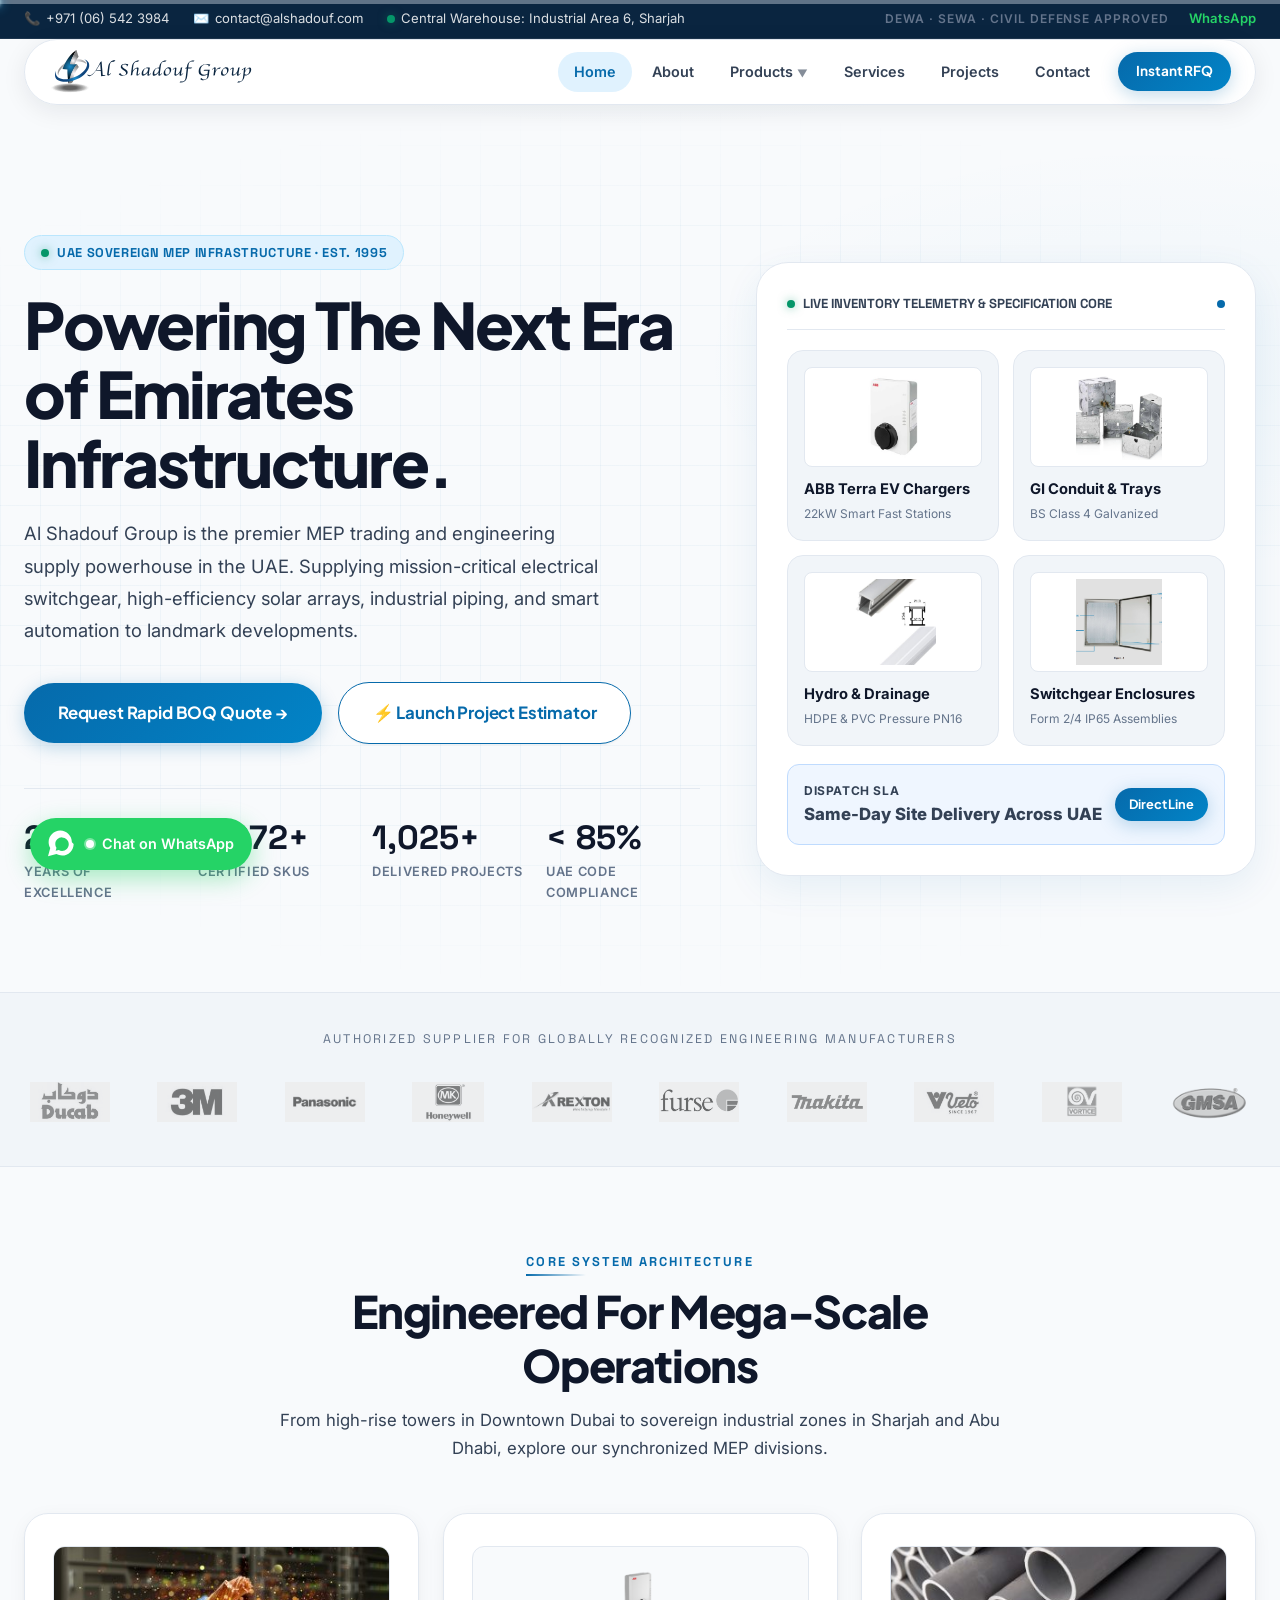
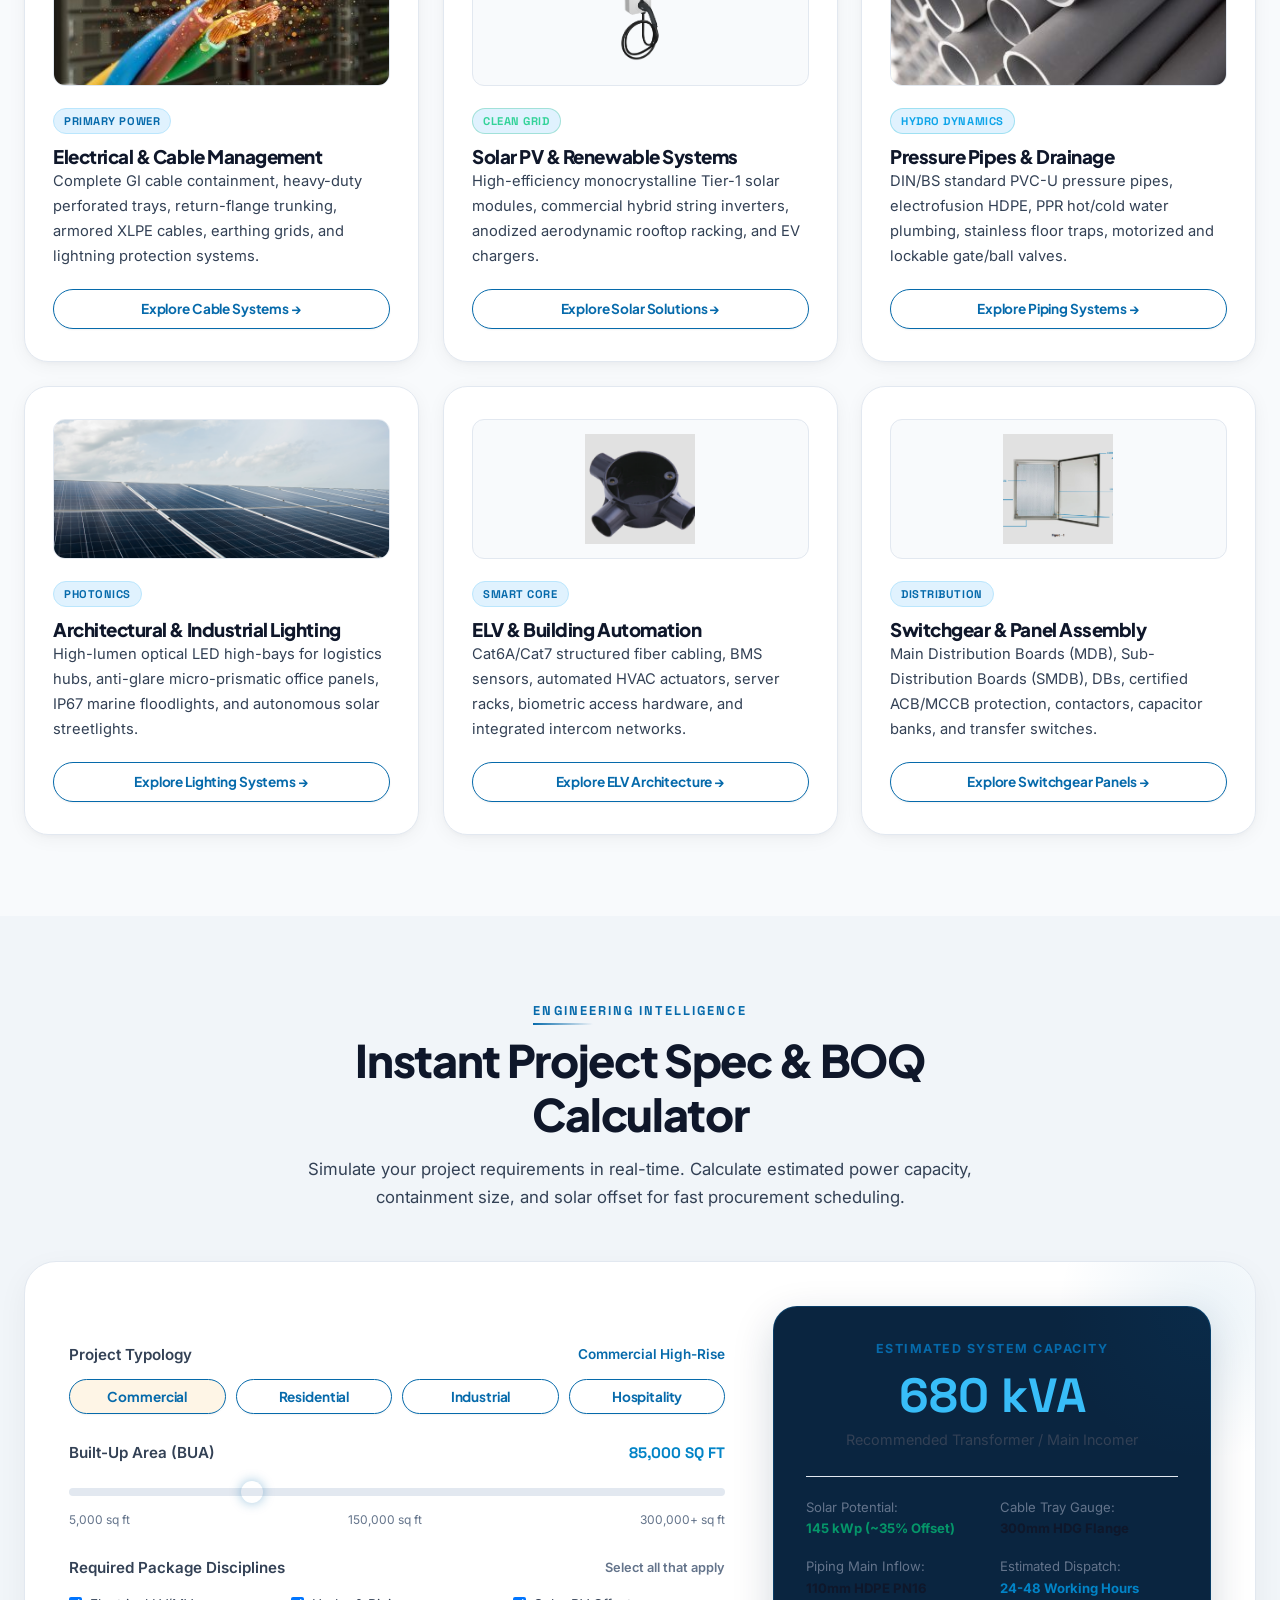
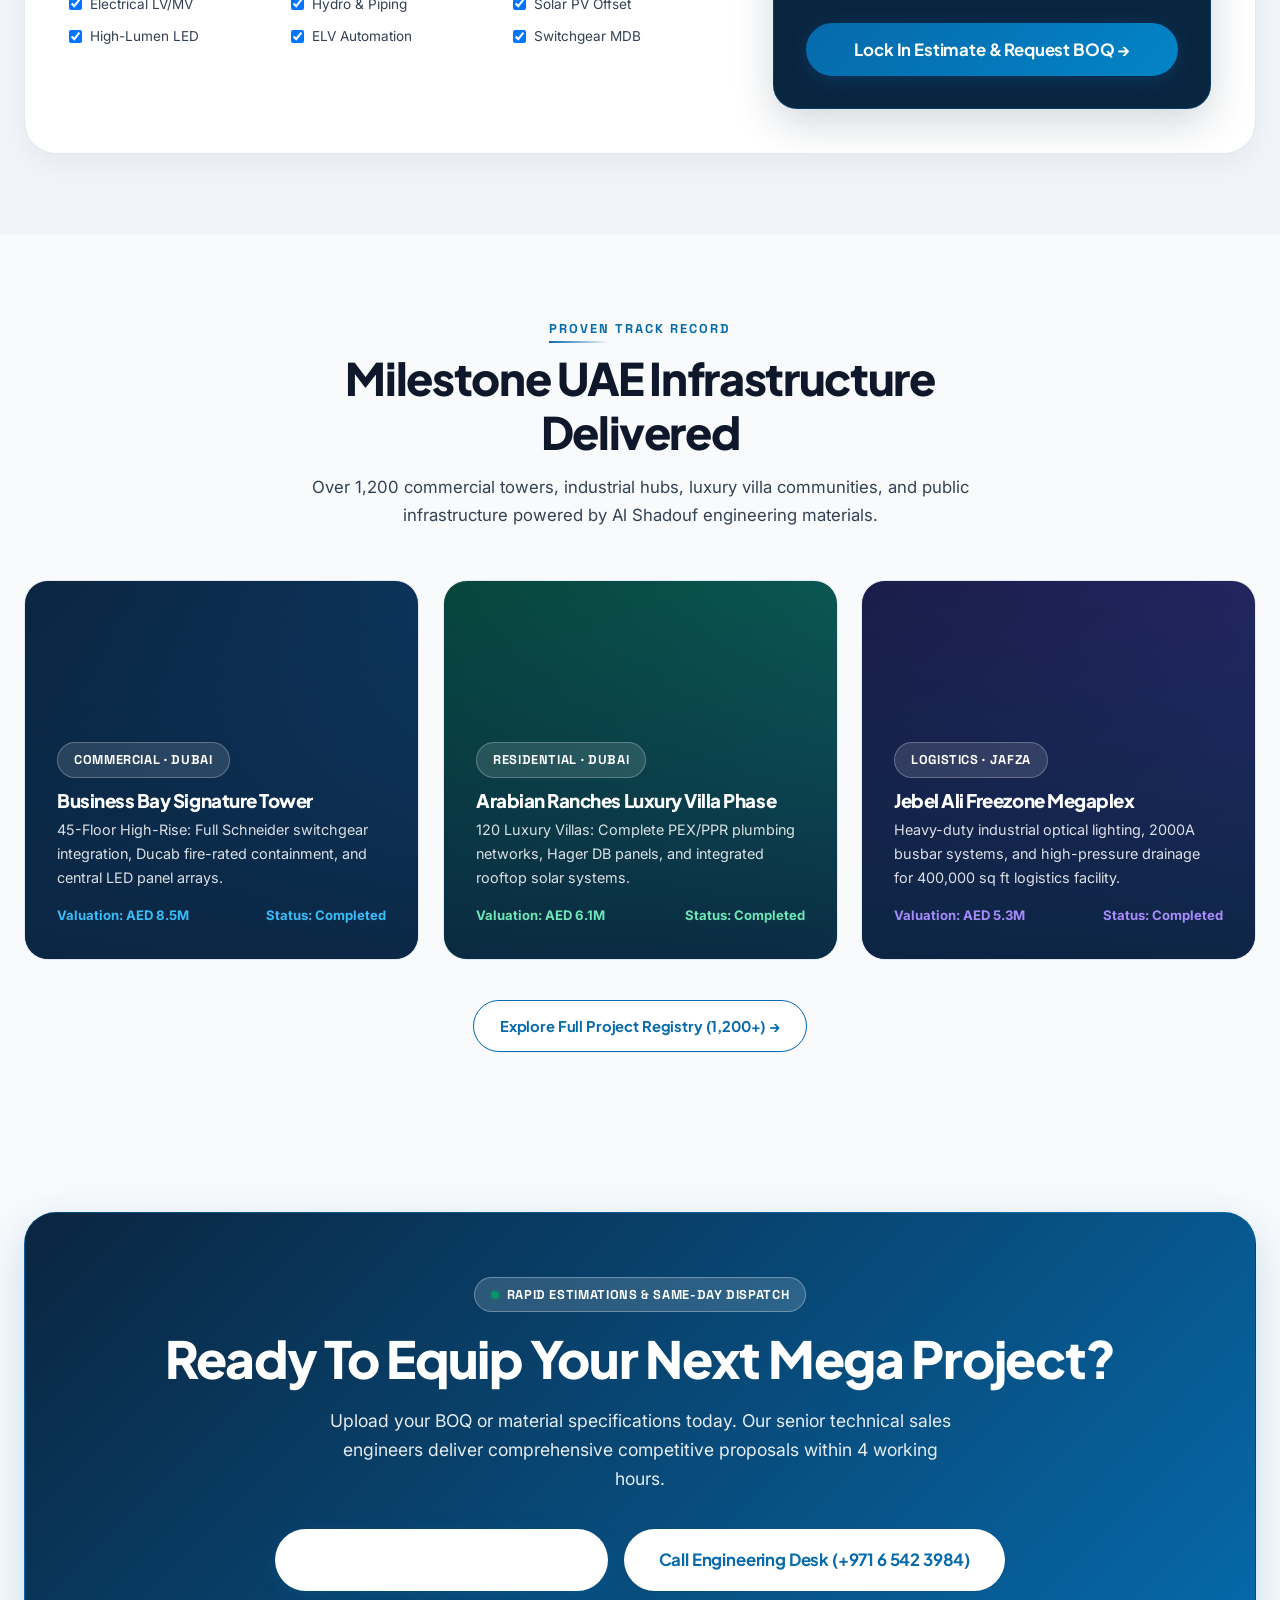
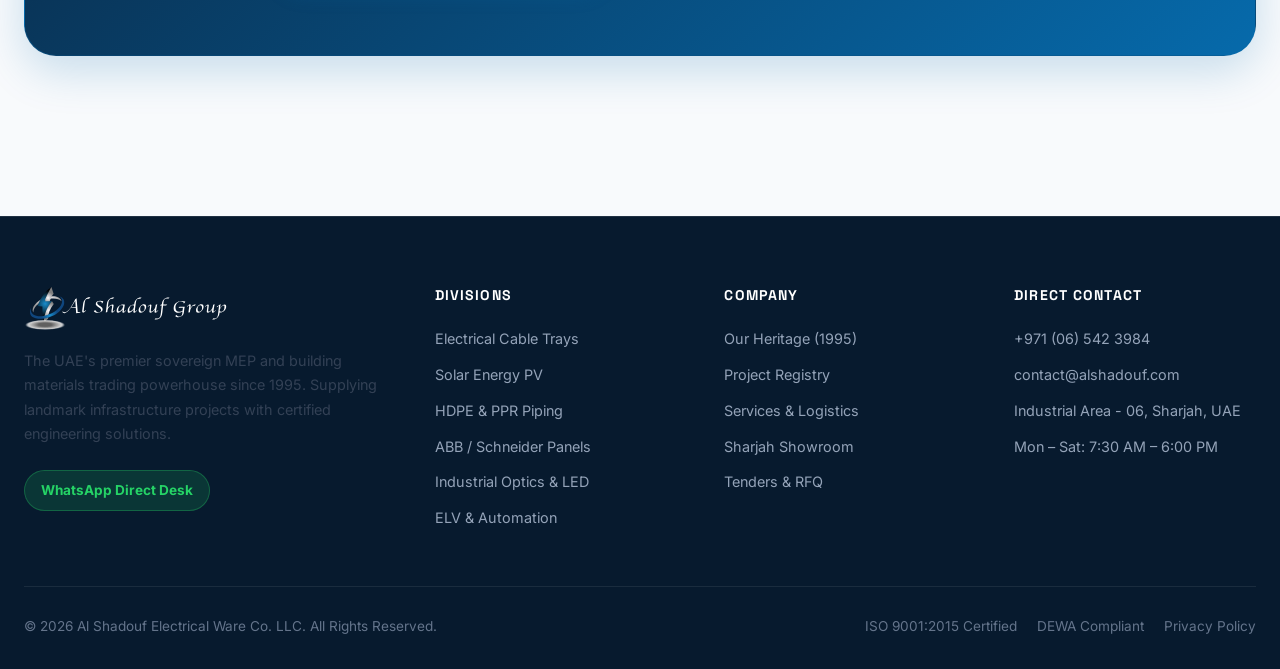
<file: index.html>
<!DOCTYPE html>
<html lang="en">
<head>
    <meta charset="UTF-8">
    <meta name="viewport" content="width=device-width, initial-scale=1.0">
    <meta name="description" content="Al Shadouf Group — Sovereign MEP & Building Materials Infrastructure across the UAE. Electrical, solar, piping, lighting, and switchgear.">
    <title>Al Shadouf Group | Next-Gen MEP Infrastructure — UAE</title>
    <link rel="icon" type="image/png" sizes="192x192" href="images/cropped-shadoufNew_logo-192x192.png?v=2">
    <link rel="icon" type="image/png" sizes="32x32" href="images/favicon-32x32.png?v=2">
    <link rel="icon" type="image/png" sizes="16x16" href="images/favicon-16x16.png?v=2">
    <link rel="icon" type="image/svg+xml" href="images/favicon.svg?v=2">
    <link rel="apple-touch-icon" href="images/cropped-shadoufNew_logo-192x192.png?v=2">
    <link rel="shortcut icon" href="favicon.ico?v=2">
    <link rel="stylesheet" href="css/style.css">
    <style>
      .hero {
        position: relative;
        padding: 130px 0 90px;
        min-height: 88vh;
        display: flex;
        align-items: center;
        overflow: hidden;
      }
      .hero-content {
        display: grid;
        grid-template-columns: 1.15fr 0.85fr;
        gap: 56px;
        align-items: center;
        position: relative;
        z-index: 2;
      }
      .hero-left h1 {
        font-size: clamp(2.5rem, 5vw, 4.2rem);
        line-height: 1.08;
        margin: 20px 0;
        letter-spacing: -0.035em;
      }
      .hero-desc {
        font-size: 1.15rem;
        color: var(--text-muted);
        max-width: 580px;
        line-height: 1.75;
        margin-bottom: 36px;
      }
      .hero-buttons {
        display: flex;
        align-items: center;
        gap: 16px;
        flex-wrap: wrap;
        margin-bottom: 44px;
      }
      .hero-stats {
        display: grid;
        grid-template-columns: repeat(4, 1fr);
        gap: 20px;
        padding-top: 32px;
        border-top: 1px solid var(--border-subtle);
      }
      .hero-stat-number {
        font-family: var(--font-display);
        font-size: 2.1rem;
        font-weight: 800;
        color: var(--text-main);
        line-height: 1;
        margin-bottom: 6px;
      }
      .hero-stat-number span { color: var(--royal-blue); }
      .hero-stat-label {
        font-size: 0.8rem;
        color: var(--text-dim);
        text-transform: uppercase;
        letter-spacing: 0.05em;
        font-weight: 600;
      }
      .hero-glass-terminal {
        background: #FFFFFF;
        border: 1px solid var(--border-subtle);
        border-radius: var(--radius-xl);
        padding: 30px;
        box-shadow: 0 12px 36px rgba(6, 106, 171, 0.08);
        position: relative;
      }
      .hero-glass-terminal::before {
        content: '';
        position: absolute;
        top: 0; left: 20%; right: 20%; height: 3px;
        background: linear-gradient(90deg, transparent, var(--royal-blue), transparent);
      }
      .terminal-header {
        display: flex;
        align-items: center;
        justify-content: space-between;
        margin-bottom: 20px;
        padding-bottom: 14px;
        border-bottom: 1px solid var(--border-subtle);
      }
      .terminal-title {
        display: flex;
        align-items: center;
        gap: 8px;
        font-family: var(--font-display);
        font-size: 0.82rem;
        font-weight: 700;
        color: var(--navy);
      }
      .terminal-bento-mini {
        display: grid;
        grid-template-columns: 1fr 1fr;
        gap: 14px;
      }
      .mini-bento-card {
        background: var(--bg-surface);
        border: 1px solid var(--border-subtle);
        border-radius: var(--radius-md);
        padding: 16px;
        transition: all 0.3s ease;
      }
      .mini-bento-card:hover {
        background: #FFFFFF;
        border-color: var(--royal-blue);
        box-shadow: 0 8px 20px rgba(6, 106, 171, 0.12);
        transform: translateY(-3px);
      }
      .hero-thumb-img {
        width: 100%;
        height: 100px;
        object-fit: contain;
        background: #FFFFFF;
        border: 1px solid var(--border-subtle);
        border-radius: 8px;
        margin-bottom: 10px;
        padding: 6px;
      }
      .mini-bento-label {
        font-size: 0.92rem;
        font-weight: 700;
        color: var(--text-main);
        margin-bottom: 3px;
      }
      .mini-bento-sub {
        font-size: 0.75rem;
        color: var(--text-dim);
      }
      .brand-card-img {
        height: 40px;
        max-width: 120px;
        object-fit: contain;
        filter: grayscale(100%) contrast(0.85);
        opacity: 0.7;
        transition: all 0.3s;
      }
      .brand-card-img:hover {
        filter: grayscale(0%) contrast(1);
        opacity: 1;
        transform: scale(1.08);
      }
      .estimator-box {
        background: #FFFFFF;
        border: 1px solid var(--border-subtle);
        border-radius: var(--radius-xl);
        padding: 44px;
        box-shadow: 0 10px 30px rgba(0, 0, 0, 0.05);
        position: relative;
        overflow: hidden;
      }
      .estimator-box::after {
        content: '';
        position: absolute;
        top: -100px; right: -100px;
        width: 300px; height: 300px;
        background: radial-gradient(circle, rgba(6, 106, 171, 0.08) 0%, transparent 70%);
        pointer-events: none;
      }
      .estimator-grid {
        display: grid;
        grid-template-columns: 1.2fr 0.8fr;
        gap: 48px;
        align-items: center;
      }
      .estimator-control { margin-bottom: 26px; }
      .estimator-label {
        display: flex;
        justify-content: space-between;
        align-items: center;
        font-weight: 600;
        font-size: 0.95rem;
        margin-bottom: 12px;
      }
      .estimator-slider {
        width: 100%;
        height: 8px;
        border-radius: 4px;
        background: #E2E8F0;
        outline: none;
        -webkit-appearance: none;
        cursor: pointer;
      }
      .estimator-slider::-webkit-slider-thumb {
        -webkit-appearance: none;
        width: 22px; height: 22px;
        border-radius: 50%;
        background: var(--royal-blue);
        cursor: pointer;
        box-shadow: 0 0 12px rgba(6, 106, 171, 0.4);
      }
      .estimator-result-card {
        background: #0A2540;
        border: 1px solid rgba(6, 106, 171, 0.35);
        border-radius: var(--radius-lg);
        padding: 32px;
        text-align: center;
        box-shadow: 0 14px 40px rgba(10, 37, 64, 0.18);
        color: #FFFFFF;
      }
      .estimator-val-big {
        font-family: var(--font-display);
        font-size: 3rem;
        font-weight: 900;
        color: #38BDF8;
        line-height: 1;
        margin-bottom: 8px;
      }
      .project-card {
        border-radius: var(--radius-lg);
        overflow: hidden;
        position: relative;
        min-height: 380px;
        padding: 32px;
        display: flex;
        flex-direction: column;
        justify-content: flex-end;
        border: 1px solid var(--border-subtle);
        transition: all 0.35s ease;
      }
      .project-card::before {
        content: '';
        position: absolute;
        inset: 0;
        background: linear-gradient(180deg, rgba(10, 37, 64, 0.2) 0%, rgba(10, 37, 64, 0.92) 100%);
        z-index: 1;
      }
      .project-card:hover {
        transform: translateY(-8px);
        border-color: var(--royal-blue);
        box-shadow: 0 16px 36px rgba(6, 106, 171, 0.15);
      }
      .project-card-content { position: relative; z-index: 2; }
      @media (max-width: 1024px) {
        .hero-content { grid-template-columns: 1fr; gap: 40px; }
        .estimator-grid { grid-template-columns: 1fr; }
        .hero-stats { grid-template-columns: repeat(2, 1fr); }
      }
    </style>
</head>
<body>

    <!-- ===== TOP BAR ===== -->
    <div class="top-bar">
        <div class="container top-bar-inner">
            <div class="top-bar-left">
                <a href="tel:+97165423984">
                    <span style="color:var(--gold);">📞</span> +971 (06) 542 3984
                </a>
                <a href="mailto:contact@alshadouf.com">
                    <span style="color:var(--cyan);">✉️</span> contact@alshadouf.com
                </a>
                <span style="display:flex; align-items:center; gap:6px;">
                    <span class="live-dot"></span> Central Warehouse: Industrial Area 6, Sharjah
                </span>
            </div>
            <div class="top-bar-right">
                <span style="font-size:0.75rem; color:var(--text-dim); text-transform:uppercase; letter-spacing:0.08em; margin-right:8px;">DEWA · SEWA · Civil Defense Approved</span>
                <a href="https://wa.me/97165423984" target="_blank" style="color:#25D366;">WhatsApp</a>
            </div>
        </div>
    </div>

    <!-- ===== FLOATING NAVBAR WITH OFFICIAL REAL LOGO ===== -->
    <nav class="navbar" id="navbar">
        <div class="container nav-inner">
            <a href="index.html" style="display:flex; align-items:center;">
                <!-- EXACT OFFICIAL AL SHADOUF LOGO ADAPTED FOR LIGHT NAVBAR -->
                <img src="images/New01shadouf_logo_dark.svg" alt="Al Shadouf Group" class="nav-official-logo">
            </a>

            <div class="nav-menu" id="navLinks">
                <a href="index.html" class="nav-link active">Home</a>
                <a href="about.html" class="nav-link">About</a>
                <div class="nav-dropdown">
                    <a href="products.html" class="nav-link">Products <span style="font-size:0.65rem; opacity:0.6;">▼</span></a>
                    <div class="nav-dropdown-menu">
                        <a href="products.html?cat=electrical">⚡ Electrical & Cable Systems</a>
                        <a href="products.html?cat=lighting">💡 Architectural & LED Lighting</a>
                        <a href="products.html?cat=plumbing">🔧 Pressure Pipes & Valves</a>
                        <a href="products.html?cat=solar">☀️ Solar PV & Inverters</a>
                        <a href="products.html?cat=elv">🔌 ELV & Smart Automation</a>
                        <a href="products.html?cat=switchgear">⚙️ LV / MV Switchgear</a>
                    </div>
                </div>
                <a href="services.html" class="nav-link">Services</a>
                <a href="projects.html" class="nav-link">Projects</a>
                <a href="contact.html" class="nav-link">Contact</a>
                <a href="#quote" class="btn btn-primary btn-sm nav-cta" style="margin-left:8px;">Instant RFQ</a>
            </div>

            <div class="hamburger" id="menuToggle" aria-label="Toggle menu">
                <span></span><span></span><span></span>
            </div>
        </div>
    </nav>

    <!-- ===== HIGH-TECH HERO ===== -->
    <section class="hero">
        <div class="tech-grid-bg"></div>
        <div class="container">
            <div class="hero-content">
                <div class="hero-left">
                    <div class="tech-pill fade-in">
                        <span class="live-dot"></span>
                        UAE Sovereign MEP Infrastructure · Est. 1995
                    </div>
                    <h1 class="fade-in">
                        Powering The Next Era of <span class="text-gradient">Emirates Infrastructure.</span>
                    </h1>
                    <p class="hero-desc fade-in">
                        Al Shadouf Group is the premier MEP trading and engineering supply powerhouse in the UAE. Supplying mission-critical electrical switchgear, high-efficiency solar arrays, industrial piping, and smart automation to landmark developments.
                    </p>
                    <div class="hero-buttons fade-in">
                        <a href="#quote" class="btn btn-primary btn-lg">
                            Request Rapid BOQ Quote →
                        </a>
                        <a href="#estimator" class="btn btn-outline btn-lg">
                            ⚡ Launch Project Estimator
                        </a>
                    </div>
                    <div class="hero-stats fade-in">
                        <div class="hero-stat">
                            <div class="hero-stat-number" data-count="28" data-suffix="+">28+</div>
                            <div class="hero-stat-label">Years of Excellence</div>
                        </div>
                        <div class="hero-stat">
                            <div class="hero-stat-number" data-count="5000" data-suffix="+">5,000+</div>
                            <div class="hero-stat-label">Certified SKUs</div>
                        </div>
                        <div class="hero-stat">
                            <div class="hero-stat-number" data-count="1200" data-suffix="+">1,200+</div>
                            <div class="hero-stat-label">Delivered Projects</div>
                        </div>
                        <div class="hero-stat">
                            <div class="hero-stat-number" data-count="100" data-prefix="< " data-suffix="%">100%</div>
                            <div class="hero-stat-label">UAE Code Compliance</div>
                        </div>
                    </div>
                </div>

                <!-- Hero Right: Live Telemetry Terminal with REAL Product Photos -->
                <div class="hero-right fade-in">
                    <div class="hero-glass-terminal">
                        <div class="terminal-header">
                            <div class="terminal-title">
                                <span class="live-dot"></span>
                                LIVE INVENTORY TELEMETRY & SPECIFICATION CORE
                            </div>
                            <div style="display:flex; gap:6px;">
                                <div style="width:8px; height:8px; border-radius:50%; background:rgba(255,255,255,0.2);"></div>
                                <div style="width:8px; height:8px; border-radius:50%; background:rgba(255,255,255,0.2);"></div>
                                <div style="width:8px; height:8px; border-radius:50%; background:var(--gold);"></div>
                            </div>
                        </div>

                        <div class="terminal-bento-mini">
                            <!-- Real EV Charger Photo -->
                            <div class="mini-bento-card">
                                <img src="images/Terra-AC-W22-T-RD-M-0-265x265_c.jpg" alt="ABB Terra EV Charger" class="hero-thumb-img">
                                <div class="mini-bento-label">ABB Terra EV Chargers</div>
                                <div class="mini-bento-sub">22kW Smart Fast Stations</div>
                            </div>
                            <!-- Real GI Conduit Photo -->
                            <div class="mini-bento-card">
                                <img src="images/GImain-265x265_c.png" alt="GI Conduit Systems" class="hero-thumb-img">
                                <div class="mini-bento-label">GI Conduit & Trays</div>
                                <div class="mini-bento-sub">BS Class 4 Galvanized</div>
                            </div>
                            <!-- Real Drainage Piping Photo -->
                            <div class="mini-bento-card">
                                <img src="images/Underground-3-265x265_c.png" alt="Underground Drainage Pipes" class="hero-thumb-img">
                                <div class="mini-bento-label">Hydro & Drainage</div>
                                <div class="mini-bento-sub">HDPE & PVC Pressure PN16</div>
                            </div>
                            <!-- Real Distribution Enclosures Photo -->
                            <div class="mini-bento-card">
                                <img src="images/Metal-Enclosures-Single-Door1-265x265_c.png" alt="Metal Enclosures MDB" class="hero-thumb-img">
                                <div class="mini-bento-label">Switchgear Enclosures</div>
                                <div class="mini-bento-sub">Form 2/4 IP65 Assemblies</div>
                            </div>
                        </div>

                        <div style="margin-top:18px; padding:16px; background:#EFF6FF; border:1px solid #BFDBFE; border-radius:12px; display:flex; align-items:center; justify-content:space-between;">
                            <div>
                                <div style="font-size:0.75rem; text-transform:uppercase; color:var(--royal-blue); font-weight:700; letter-spacing:0.05em;">Dispatch SLA</div>
                                <div style="font-size:1.05rem; font-weight:800; color:var(--navy);">Same-Day Site Delivery Across UAE</div>
                            </div>
                            <a href="contact.html" class="btn btn-primary btn-sm" style="padding:6px 14px; font-size:0.8rem;">Direct Line</a>
                        </div>
                    </div>
                </div>
            </div>
        </div>
    </section>

    <!-- ===== GLOBAL TIER-1 PARTNER BRAND LOGOS (REAL PHOTOS) ===== -->
    <section style="padding:36px 0; border-top:1px solid var(--border-subtle); border-bottom:1px solid var(--border-subtle); background:var(--bg-surface);">
        <div class="container">
            <div style="text-align:center; font-family:var(--font-display); font-size:0.78rem; text-transform:uppercase; letter-spacing:0.18em; color:var(--text-dim); margin-bottom:24px;">
                Authorized Supplier For Globally Recognized Engineering Manufacturers
            </div>
            <div style="display:flex; justify-content:space-around; align-items:center; flex-wrap:wrap; gap:36px; padding:8px 0;">
                <img src="images/Ducab.jpg" alt="Ducab Cables" class="brand-card-img" title="Ducab">
                <img src="images/3M-LOGO.jpg" alt="3M Electrical" class="brand-card-img" title="3M">
                <img src="images/panasonic-logo.jpg" alt="Panasonic" class="brand-card-img" title="Panasonic">
                <img src="images/MK-HONEY-WELL.png" alt="MK Honeywell" class="brand-card-img" title="MK Honeywell">
                <img src="images/REXTON-1.jpg" alt="Rexton" class="brand-card-img" title="Rexton">
                <img src="images/furse.jpg" alt="Furse Earthing" class="brand-card-img" title="Furse">
                <img src="images/MAKITA.png" alt="Makita Tools" class="brand-card-img" title="Makita">
                <img src="images/VETO.jpg" alt="Veto Switches" class="brand-card-img" title="Veto">
                <img src="images/Vortice68.png" alt="Vortice Ventilation" class="brand-card-img" title="Vortice">
                <img src="images/GMSA.png" alt="GMSA" class="brand-card-img" title="GMSA">
            </div>
        </div>
    </section>

    <!-- ===== BENTO GRID: 6 CORE DIVISIONS WITH REAL WAREHOUSE PHOTOS ===== -->
    <section class="section">
        <div class="container">
            <div class="section-header fade-in">
                <div class="overline">Core System Architecture</div>
                <h2>Engineered For Mega-Scale Operations</h2>
                <p>From high-rise towers in Downtown Dubai to sovereign industrial zones in Sharjah and Abu Dhabi, explore our synchronized MEP divisions.</p>
            </div>

            <div class="bento-grid">
                <!-- 1. Electrical -->
                <div class="bento-card fade-in">
                    <div>
                        <div style="height:140px; border-radius:12px; overflow:hidden; margin-bottom:20px; border:1px solid var(--border-subtle);">
                            <img src="images/slider01-370x200_c.jpg" alt="Electrical Warehouse" style="width:100%; height:100%; object-fit:cover;">
                        </div>
                        <div class="tech-pill" style="margin-bottom:12px; font-size:0.7rem; padding:3px 10px;">Primary Power</div>
                        <h3>Electrical & Cable Management</h3>
                        <p style="color:var(--text-muted); font-size:0.92rem; line-height:1.7; margin-bottom:20px;">
                            Complete GI cable containment, heavy-duty perforated trays, return-flange trunking, armored XLPE cables, earthing grids, and lightning protection systems.
                        </p>
                    </div>
                    <a href="products.html?cat=electrical" class="btn btn-outline btn-sm">Explore Cable Systems →</a>
                </div>

                <!-- 2. Solar & Renewables -->
                <div class="bento-card fade-in">
                    <div>
                        <div style="height:140px; border-radius:12px; overflow:hidden; margin-bottom:20px; border:1px solid var(--border-subtle); background:#F8FAFC; display:flex; align-items:center; justify-content:center;">
                            <img src="images/Terra-AC-W11-G5-R-0-265x265_c.png" alt="Solar & EV Tech" style="height:110px; width:auto; object-fit:contain;">
                        </div>
                        <div class="tech-pill" style="margin-bottom:12px; font-size:0.7rem; padding:3px 10px; border-color:rgba(16,185,129,0.3); color:#34D399;">Clean Grid</div>
                        <h3>Solar PV & Renewable Systems</h3>
                        <p style="color:var(--text-muted); font-size:0.92rem; line-height:1.7; margin-bottom:20px;">
                            High-efficiency monocrystalline Tier-1 solar modules, commercial hybrid string inverters, anodized aerodynamic rooftop racking, and EV chargers.
                        </p>
                    </div>
                    <a href="products.html?cat=solar" class="btn btn-outline btn-sm">Explore Solar Solutions →</a>
                </div>

                <!-- 3. Sanitary & Piping -->
                <div class="bento-card fade-in">
                    <div>
                        <div style="height:140px; border-radius:12px; overflow:hidden; margin-bottom:20px; border:1px solid var(--border-subtle);">
                            <img src="images/slide03-370x200_c.jpg" alt="Plumbing Warehouse" style="width:100%; height:100%; object-fit:cover;">
                        </div>
                        <div class="tech-pill" style="margin-bottom:12px; font-size:0.7rem; padding:3px 10px; border-color:rgba(6,182,212,0.3); color:var(--cyan-light);">Hydro Dynamics</div>
                        <h3>Pressure Pipes & Drainage</h3>
                        <p style="color:var(--text-muted); font-size:0.92rem; line-height:1.7; margin-bottom:20px;">
                            DIN/BS standard PVC-U pressure pipes, electrofusion HDPE, PPR hot/cold water plumbing, stainless floor traps, motorized and lockable gate/ball valves.
                        </p>
                    </div>
                    <a href="products.html?cat=plumbing" class="btn btn-outline btn-sm">Explore Piping Systems →</a>
                </div>

                <!-- 4. Lighting -->
                <div class="bento-card fade-in">
                    <div>
                        <div style="height:140px; border-radius:12px; overflow:hidden; margin-bottom:20px; border:1px solid var(--border-subtle);">
                            <img src="images/slide05-370x200_c.png" alt="Lighting Systems" style="width:100%; height:100%; object-fit:cover;">
                        </div>
                        <div class="tech-pill" style="margin-bottom:12px; font-size:0.7rem; padding:3px 10px;">Photonics</div>
                        <h3>Architectural & Industrial Lighting</h3>
                        <p style="color:var(--text-muted); font-size:0.92rem; line-height:1.7; margin-bottom:20px;">
                            High-lumen optical LED high-bays for logistics hubs, anti-glare micro-prismatic office panels, IP67 marine floodlights, and autonomous solar streetlights.
                        </p>
                    </div>
                    <a href="products.html?cat=lighting" class="btn btn-outline btn-sm">Explore Lighting Systems →</a>
                </div>

                <!-- 5. ELV & Automation -->
                <div class="bento-card fade-in">
                    <div>
                        <div style="height:140px; border-radius:12px; overflow:hidden; margin-bottom:20px; border:1px solid var(--border-subtle); background:#F8FAFC; display:flex; align-items:center; justify-content:center;">
                            <img src="images/TERMINAL-BOXES3-265x265_c.png" alt="Terminal Junction Enclosures" style="height:110px; width:auto; object-fit:contain;">
                        </div>
                        <div class="tech-pill" style="margin-bottom:12px; font-size:0.7rem; padding:3px 10px;">Smart Core</div>
                        <h3>ELV & Building Automation</h3>
                        <p style="color:var(--text-muted); font-size:0.92rem; line-height:1.7; margin-bottom:20px;">
                            Cat6A/Cat7 structured fiber cabling, BMS sensors, automated HVAC actuators, server racks, biometric access hardware, and integrated intercom networks.
                        </p>
                    </div>
                    <a href="products.html?cat=elv" class="btn btn-outline btn-sm">Explore ELV Architecture →</a>
                </div>

                <!-- 6. Switchgear -->
                <div class="bento-card fade-in">
                    <div>
                        <div style="height:140px; border-radius:12px; overflow:hidden; margin-bottom:20px; border:1px solid var(--border-subtle); background:#F8FAFC; display:flex; align-items:center; justify-content:center;">
                            <img src="images/Metal-Enclosures-Single-Door1-265x265_c.png" alt="MDB Switchgear Enclosures" style="height:110px; width:auto; object-fit:contain;">
                        </div>
                        <div class="tech-pill" style="margin-bottom:12px; font-size:0.7rem; padding:3px 10px;">Distribution</div>
                        <h3>Switchgear & Panel Assembly</h3>
                        <p style="color:var(--text-muted); font-size:0.92rem; line-height:1.7; margin-bottom:20px;">
                            Main Distribution Boards (MDB), Sub-Distribution Boards (SMDB), DBs, certified ACB/MCCB protection, contactors, capacitor banks, and transfer switches.
                        </p>
                    </div>
                    <a href="products.html?cat=switchgear" class="btn btn-outline btn-sm">Explore Switchgear Panels →</a>
                </div>
            </div>
        </div>
    </section>

    <!-- ===== INTERACTIVE PROJECT BOQ ESTIMATOR MATRIX ===== -->
    <section class="section" id="estimator" style="background:var(--bg-surface);">
        <div class="container">
            <div class="section-header fade-in">
                <div class="overline">Engineering Intelligence</div>
                <h2>Instant Project Spec & BOQ Calculator</h2>
                <p>Simulate your project requirements in real-time. Calculate estimated power capacity, containment size, and solar offset for fast procurement scheduling.</p>
            </div>

            <div class="estimator-box fade-in">
                <div class="estimator-grid">
                    <div class="estimator-controls">
                        <!-- Project Sector -->
                        <div class="estimator-control">
                            <div class="estimator-label">
                                <span>Project Typology</span>
                                <span style="color:var(--gold); font-size:0.85rem;" id="typologyLabel">Commercial High-Rise</span>
                            </div>
                            <div style="display:grid; grid-template-columns:repeat(4, 1fr); gap:10px;">
                                <button class="btn btn-outline btn-sm active-type" onclick="setType('commercial', 'Commercial High-Rise', this)" style="border-color:var(--gold); background:rgba(245,158,11,0.1);">Commercial</button>
                                <button class="btn btn-outline btn-sm" onclick="setType('residential', 'Luxury Villa Compound', this)">Residential</button>
                                <button class="btn btn-outline btn-sm" onclick="setType('industrial', 'Logistics / Industrial', this)">Industrial</button>
                                <button class="btn btn-outline btn-sm" onclick="setType('hospitality', '5-Star Hospitality', this)">Hospitality</button>
                            </div>
                        </div>

                        <!-- Area Slider -->
                        <div class="estimator-control">
                            <div class="estimator-label">
                                <span>Built-Up Area (BUA)</span>
                                <span style="color:var(--gold-light); font-family:var(--font-display); font-weight:700;" id="areaValueDisplay">85,000 SQ FT</span>
                            </div>
                            <input type="range" class="estimator-slider" id="areaSlider" min="5000" max="300000" step="5000" value="85000" oninput="calculateEstimates()">
                            <div style="display:flex; justify-content:space-between; font-size:0.75rem; color:var(--text-dim); margin-top:6px;">
                                <span>5,000 sq ft</span>
                                <span>150,000 sq ft</span>
                                <span>300,000+ sq ft</span>
                            </div>
                        </div>

                        <!-- System Checkboxes -->
                        <div class="estimator-control">
                            <div class="estimator-label">
                                <span>Required Package Disciplines</span>
                                <span style="color:var(--text-dim); font-size:0.8rem;">Select all that apply</span>
                            </div>
                            <div style="display:grid; grid-template-columns:repeat(3, 1fr); gap:10px; font-size:0.85rem;">
                                <label style="display:flex; align-items:center; gap:8px; cursor:pointer;"><input type="checkbox" checked id="chkPower" onchange="calculateEstimates()"> Electrical LV/MV</label>
                                <label style="display:flex; align-items:center; gap:8px; cursor:pointer;"><input type="checkbox" checked id="chkPipes" onchange="calculateEstimates()"> Hydro & Piping</label>
                                <label style="display:flex; align-items:center; gap:8px; cursor:pointer;"><input type="checkbox" checked id="chkSolar" onchange="calculateEstimates()"> Solar PV Offset</label>
                                <label style="display:flex; align-items:center; gap:8px; cursor:pointer;"><input type="checkbox" checked id="chkLight" onchange="calculateEstimates()"> High-Lumen LED</label>
                                <label style="display:flex; align-items:center; gap:8px; cursor:pointer;"><input type="checkbox" checked id="chkElv" onchange="calculateEstimates()"> ELV Automation</label>
                                <label style="display:flex; align-items:center; gap:8px; cursor:pointer;"><input type="checkbox" checked id="chkSwitch" onchange="calculateEstimates()"> Switchgear MDB</label>
                            </div>
                        </div>
                    </div>

                    <!-- Result Telemetry Card -->
                    <div class="estimator-result-card">
                        <div style="font-size:0.78rem; text-transform:uppercase; letter-spacing:0.12em; color:var(--gold); font-weight:700; margin-bottom:12px;">
                            Estimated System Capacity
                        </div>
                        <div class="estimator-val-big" id="powerEstDisplay">680 kVA</div>
                        <div style="font-size:0.9rem; color:var(--text-muted); margin-bottom:24px;">Recommended Transformer / Main Incomer</div>

                        <div style="border-top:1px solid var(--border-subtle); padding-top:20px; display:grid; grid-template-columns:1fr 1fr; gap:16px; text-align:left; font-size:0.82rem; margin-bottom:24px;">
                            <div>
                                <div style="color:var(--text-dim);">Solar Potential:</div>
                                <div style="font-weight:700; color:var(--emerald-live);" id="solarEstDisplay">145 kWp (~35% Offset)</div>
                            </div>
                            <div>
                                <div style="color:var(--text-dim);">Cable Tray Gauge:</div>
                                <div style="font-weight:700; color:var(--text-main);" id="trayEstDisplay">300mm HDG Flange</div>
                            </div>
                            <div>
                                <div style="color:var(--text-dim);">Piping Main Inflow:</div>
                                <div style="font-weight:700; color:var(--text-main);" id="pipeEstDisplay">110mm HDPE PN16</div>
                            </div>
                            <div>
                                <div style="color:var(--text-dim);">Estimated Dispatch:</div>
                                <div style="font-weight:700; color:var(--gold-light);">24-48 Working Hours</div>
                            </div>
                        </div>

                        <button onclick="openRfqWithEstimates()" class="btn btn-primary btn-lg" style="width:100%;">
                            Lock In Estimate & Request BOQ →
                        </button>
                    </div>
                </div>
            </div>
        </div>
    </section>

    <!-- ===== PROVEN MEGA-DEVELOPMENTS PORTFOLIO ===== -->
    <section class="section">
        <div class="container">
            <div class="section-header fade-in">
                <div class="overline">Proven Track Record</div>
                <h2>Milestone UAE Infrastructure Delivered</h2>
                <p>Over 1,200 commercial towers, industrial hubs, luxury villa communities, and public infrastructure powered by Al Shadouf engineering materials.</p>
            </div>

            <div style="display:grid; grid-template-columns:repeat(3, 1fr); gap:24px;">
                <!-- Project 1 -->
                <div class="project-card fade-in" style="background:linear-gradient(135deg, #0A2540, #0F467E); color:#FFFFFF;">
                    <div class="project-card-content">
                        <span class="tech-pill" style="margin-bottom:12px; background:rgba(255,255,255,0.12); color:#FFFFFF; border-color:rgba(255,255,255,0.25);">Commercial · Dubai</span>
                        <h3 style="color:#FFFFFF;">Business Bay Signature Tower</h3>
                        <p style="color:rgba(255,255,255,0.85); font-size:0.9rem; margin-top:6px;">45-Floor High-Rise: Full Schneider switchgear integration, Ducab fire-rated containment, and central LED panel arrays.</p>
                        <div style="display:flex; justify-content:space-between; margin-top:16px; font-size:0.82rem; color:#38BDF8; font-weight:700;">
                            <span>Valuation: AED 8.5M</span>
                            <span>Status: Completed</span>
                        </div>
                    </div>
                </div>

                <!-- Project 2 -->
                <div class="project-card fade-in" style="background:linear-gradient(135deg, #064E3B, #0F766E); color:#FFFFFF;">
                    <div class="project-card-content">
                        <span class="tech-pill" style="margin-bottom:12px; background:rgba(255,255,255,0.12); color:#FFFFFF; border-color:rgba(255,255,255,0.25);">Residential · Dubai</span>
                        <h3 style="color:#FFFFFF;">Arabian Ranches Luxury Villa Phase</h3>
                        <p style="color:rgba(255,255,255,0.85); font-size:0.9rem; margin-top:6px;">120 Luxury Villas: Complete PEX/PPR plumbing networks, Hager DB panels, and integrated rooftop solar systems.</p>
                        <div style="display:flex; justify-content:space-between; margin-top:16px; font-size:0.82rem; color:#6EE7B7; font-weight:700;">
                            <span>Valuation: AED 6.1M</span>
                            <span>Status: Completed</span>
                        </div>
                    </div>
                </div>

                <!-- Project 3 -->
                <div class="project-card fade-in" style="background:linear-gradient(135deg, #1E1B4B, #312E81); color:#FFFFFF;">
                    <div class="project-card-content">
                        <span class="tech-pill" style="margin-bottom:12px; background:rgba(255,255,255,0.12); color:#FFFFFF; border-color:rgba(255,255,255,0.25);">Logistics · JAFZA</span>
                        <h3 style="color:#FFFFFF;">Jebel Ali Freezone Megaplex</h3>
                        <p style="color:rgba(255,255,255,0.85); font-size:0.9rem; margin-top:6px;">Heavy-duty industrial optical lighting, 2000A busbar systems, and high-pressure drainage for 400,000 sq ft logistics facility.</p>
                        <div style="display:flex; justify-content:space-between; margin-top:16px; font-size:0.82rem; color:#A78BFA; font-weight:700;">
                            <span>Valuation: AED 5.3M</span>
                            <span>Status: Completed</span>
                        </div>
                    </div>
                </div>
            </div>

            <div style="text-align:center; margin-top:40px;">
                <a href="projects.html" class="btn btn-outline">Explore Full Project Registry (1,200+) →</a>
            </div>
        </div>
    </section>

    <!-- ===== FINAL CALL TO ACTION ===== -->
    <section class="section">
        <div class="container">
            <div style="background:linear-gradient(135deg, #0A2540 0%, #066AAB 100%); border:1px solid rgba(6,106,171,0.4); border-radius:var(--radius-xl); padding:64px 40px; text-align:center; position:relative; overflow:hidden; box-shadow:0 15px 45px rgba(6,106,171,0.2); color:#FFFFFF;" class="fade-in">
                <div class="tech-pill" style="margin-bottom:16px; background:rgba(255,255,255,0.15); color:#FFFFFF; border-color:rgba(255,255,255,0.3);">
                    <span class="live-dot"></span> Rapid Estimations & Same-Day Dispatch
                </div>
                <h2 style="font-size:clamp(2rem, 4vw, 3.2rem); margin-bottom:16px; color:#FFFFFF;">
                    Ready To Equip Your Next Mega Project?
                </h2>
                <p style="max-width:640px; margin:0 auto 36px; color:rgba(255,255,255,0.9); font-size:1.1rem;">
                    Upload your BOQ or material specifications today. Our senior technical sales engineers deliver comprehensive competitive proposals within 4 working hours.
                </p>
                <div style="display:flex; gap:16px; justify-content:center; flex-wrap:wrap;">
                    <a href="#quote" class="btn btn-primary btn-lg" style="background:#FFFFFF; color:var(--royal-blue); border-color:#FFFFFF;">Submit BOQ For Instant Pricing →</a>
                    <a href="tel:+97165423984" class="btn btn-outline btn-lg" style="border-color:rgba(255,255,255,0.6); color:#FFFFFF;">Call Engineering Desk (+971 6 542 3984)</a>
                </div>
            </div>
        </div>
    </section>

    <!-- ===== ULTRA-DARK FOOTER WITH OFFICIAL LOGO ===== -->
    <footer class="footer">
        <div class="container">
            <div class="footer-grid">
                <div>
                    <!-- EXACT OFFICIAL AL SHADOUF LOGO -->
                    <img src="images/New01shadouf_logo02.svg" alt="Al Shadouf Group" class="footer-official-logo">
                    <p style="font-size:0.9rem; color:var(--text-muted); line-height:1.7; margin-bottom:24px;">
                        The UAE's premier sovereign MEP and building materials trading powerhouse since 1995. Supplying landmark infrastructure projects with certified engineering solutions.
                    </p>
                    <div style="display:flex; gap:12px;">
                        <a href="https://wa.me/97165423984" target="_blank" style="padding:8px 16px; background:rgba(37,211,102,0.15); border:1px solid rgba(37,211,102,0.3); border-radius:50px; color:#25D366; font-size:0.85rem; font-weight:700;">WhatsApp Direct Desk</a>
                    </div>
                </div>

                <div class="footer-col">
                    <h4>Divisions</h4>
                    <a href="products.html?cat=electrical">Electrical Cable Trays</a>
                    <a href="products.html?cat=solar">Solar Energy PV</a>
                    <a href="products.html?cat=plumbing">HDPE & PPR Piping</a>
                    <a href="products.html?cat=switchgear">ABB / Schneider Panels</a>
                    <a href="products.html?cat=lighting">Industrial Optics & LED</a>
                    <a href="products.html?cat=elv">ELV & Automation</a>
                </div>

                <div class="footer-col">
                    <h4>Company</h4>
                    <a href="about.html">Our Heritage (1995)</a>
                    <a href="projects.html">Project Registry</a>
                    <a href="services.html">Services & Logistics</a>
                    <a href="contact.html">Sharjah Showroom</a>
                    <a href="contact.html">Tenders & RFQ</a>
                </div>

                <div class="footer-col">
                    <h4>Direct Contact</h4>
                    <a href="tel:+97165423984">+971 (06) 542 3984</a>
                    <a href="mailto:contact@alshadouf.com">contact@alshadouf.com</a>
                    <a href="#">Industrial Area - 06, Sharjah, UAE</a>
                    <a href="#">Mon – Sat: 7:30 AM – 6:00 PM</a>
                </div>
            </div>

            <div class="footer-bottom">
                <div>© 2026 Al Shadouf Electrical Ware Co. LLC. All Rights Reserved.</div>
                <div style="display:flex; gap:20px;">
                    <a href="#">ISO 9001:2015 Certified</a>
                    <a href="#">DEWA Compliant</a>
                    <a href="#">Privacy Policy</a>
                </div>
            </div>
        </div>
    </footer>

    <!-- ===== ESTIMATOR SCRIPT ===== -->
    <script>
        let currentType = 'commercial';
        let currentTypeName = 'Commercial High-Rise';

        function setType(type, name, btn) {
            currentType = type;
            currentTypeName = name;
            document.querySelectorAll('.estimator-control button').forEach(b => {
                b.style.borderColor = 'var(--border-subtle)';
                b.style.background = '#FFFFFF';
                b.style.color = 'var(--text-main)';
            });
            btn.style.borderColor = 'var(--royal-blue)';
            btn.style.background = '#EFF6FF';
            btn.style.color = 'var(--royal-blue)';
            document.getElementById('typologyLabel').textContent = name;
            calculateEstimates();
        }

        function calculateEstimates() {
            const area = parseInt(document.getElementById('areaSlider').value);
            document.getElementById('areaValueDisplay').textContent = area.toLocaleString() + ' SQ FT';

            let factor = 0.008;
            if (currentType === 'commercial') factor = 0.008;
            if (currentType === 'residential') factor = 0.005;
            if (currentType === 'industrial') factor = 0.012;
            if (currentType === 'hospitality') factor = 0.010;

            const kva = Math.round(area * factor);
            document.getElementById('powerEstDisplay').textContent = kva.toLocaleString() + ' kVA';

            const solarKwp = Math.round((area * 0.4) / 100);
            document.getElementById('solarEstDisplay').textContent = solarKwp + ' kWp (~35% Offset)';

            let tray = '200mm HDG Flange';
            let pipe = '75mm PPR PN20';
            if (area > 50000) { tray = '300mm HDG Flange'; pipe = '110mm HDPE PN16'; }
            if (area > 150000) { tray = '450mm HDG Heavy-Duty'; pipe = '160mm HDPE PN16'; }
            document.getElementById('trayEstDisplay').textContent = tray;
            document.getElementById('pipeEstDisplay').textContent = pipe;
        }

        function openRfqWithEstimates() {
            const area = document.getElementById('areaSlider').value;
            const kva = document.getElementById('powerEstDisplay').textContent;
            const modal = document.getElementById('globalRfqModal');
            if (modal) {
                modal.classList.add('active');
                document.body.style.overflow = 'hidden';
                const textarea = modal.querySelector('textarea');
                if (textarea) {
                    textarea.value = `Project Type: ${currentTypeName}\nBuilt-Up Area: ${parseInt(area).toLocaleString()} sq ft\nEstimated Load: ${kva}\nPlease provide official BOQ quotation and material dispatch timeframe.`;
                }
            }
        }
    </script>
    <script src="js/lenis.min.js"></script>
    <script src="js/shadouf-scroll.js"></script>
    <script src="js/main.js"></script>
</body>
</html>
</file>
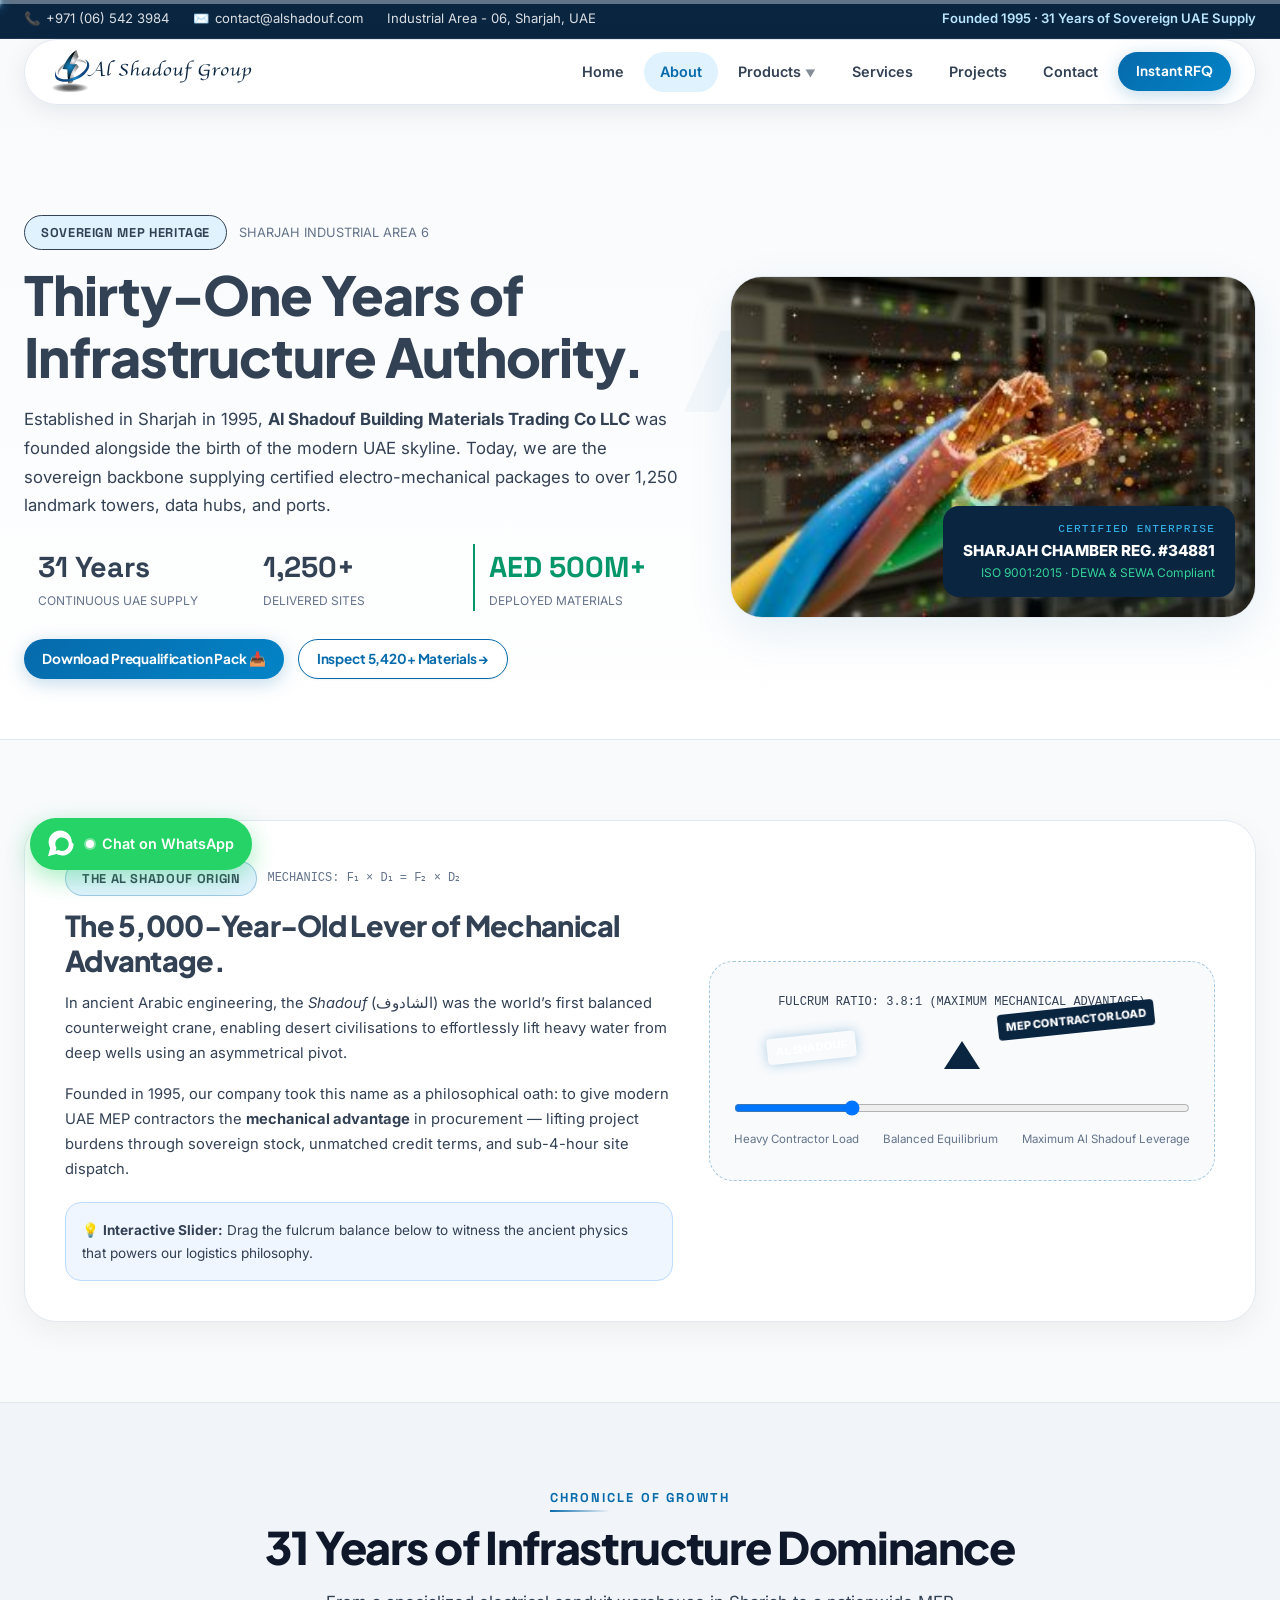
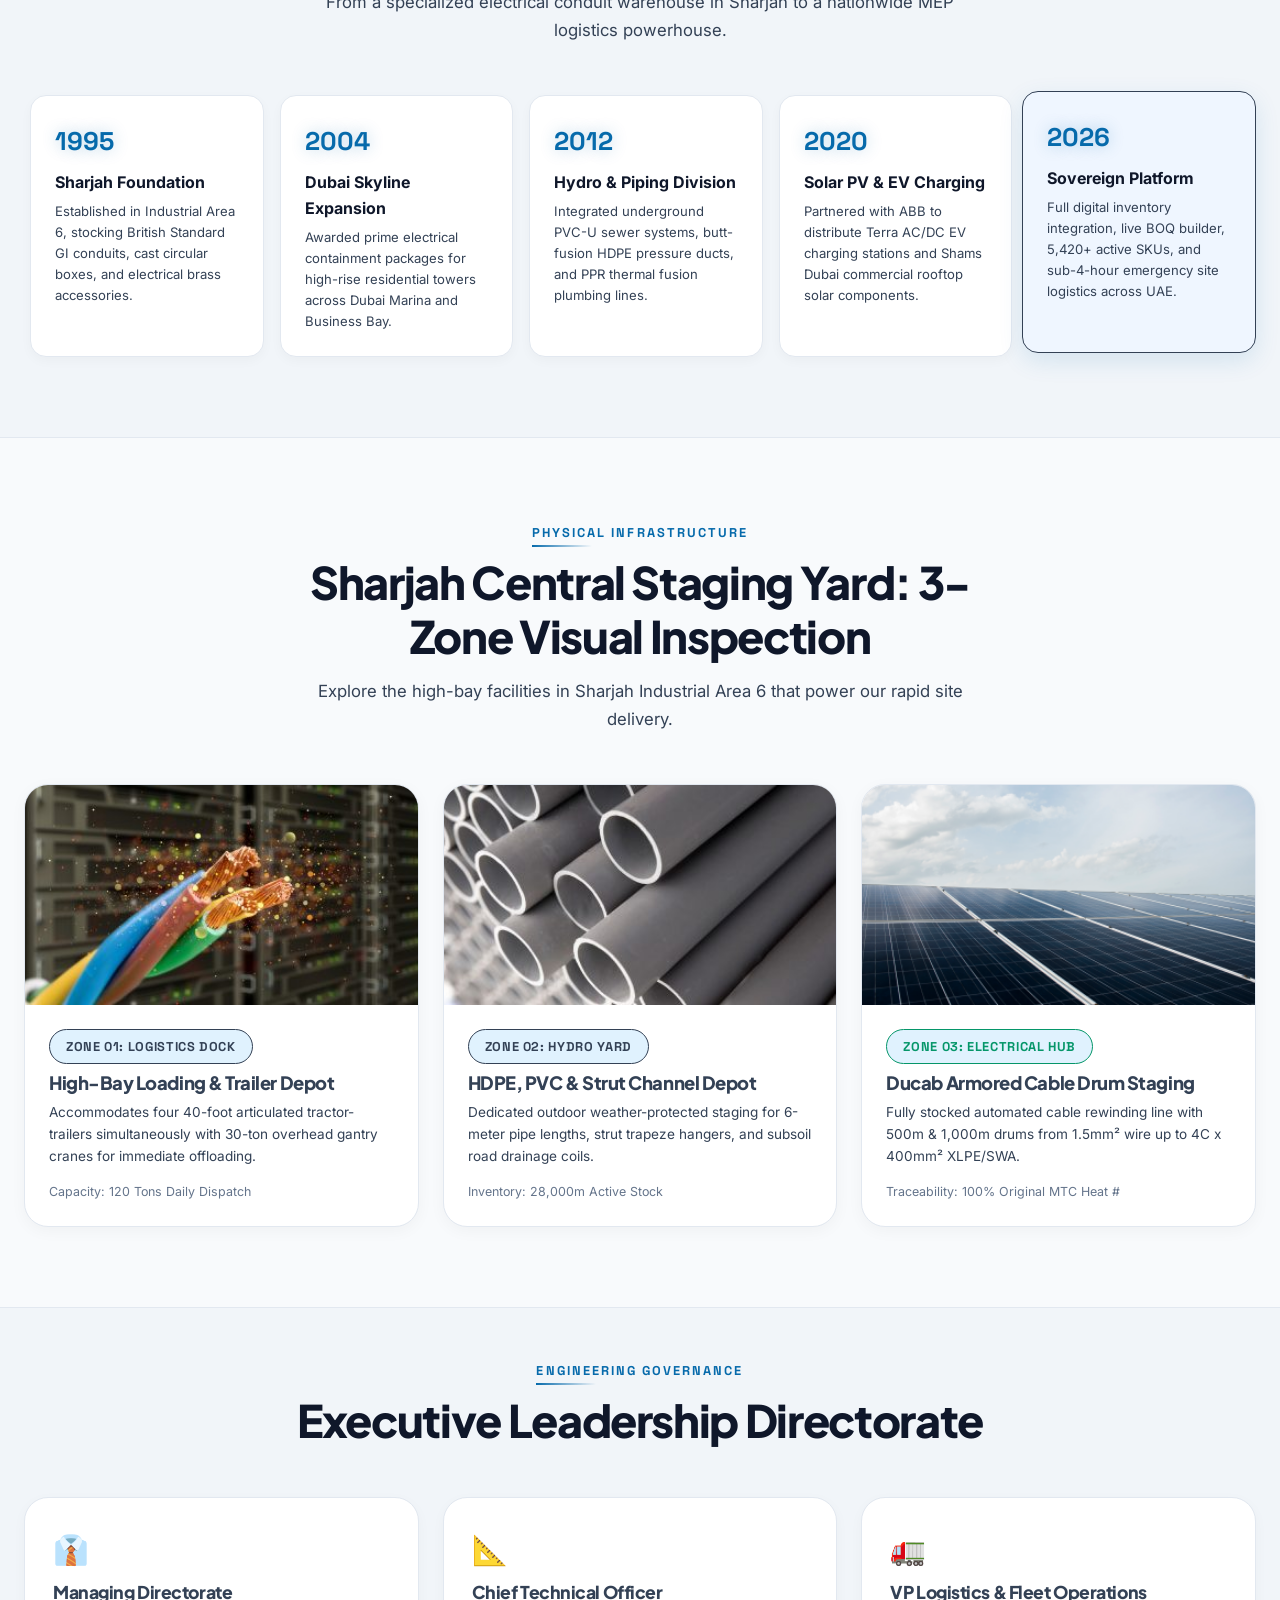
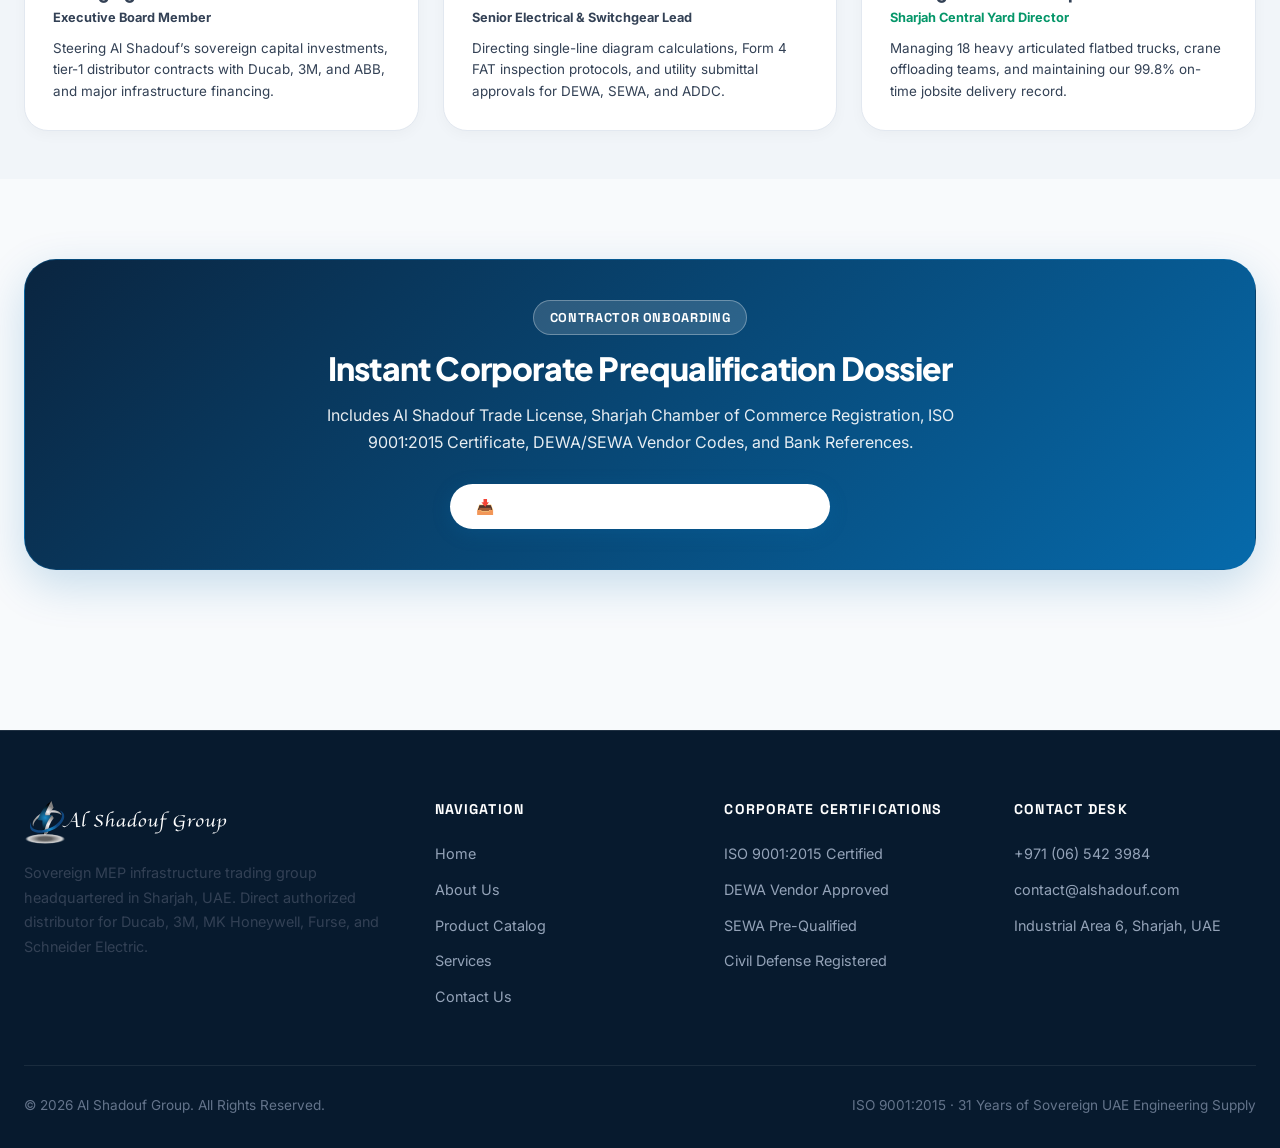
<file: about.html>
<!DOCTYPE html>
<html lang="en">
<head>
  <meta charset="UTF-8">
  <meta name="viewport" content="width=device-width, initial-scale=1.0">
  <meta name="description" content="Discover Al Shadouf Group: 31 years of sovereign MEP infrastructure engineering, Sharjah central staging yard, ancient lever mechanical advantage, and ISO 9001 certification.">
  <title>Corporate Heritage & Engineering Authority | Al Shadouf Group — UAE</title>
  <link rel="icon" type="image/png" sizes="192x192" href="images/cropped-shadoufNew_logo-192x192.png?v=2">
  <link rel="icon" type="image/png" sizes="32x32" href="images/favicon-32x32.png?v=2">
  <link rel="icon" type="image/png" sizes="16x16" href="images/favicon-16x16.png?v=2">
  <link rel="icon" type="image/svg+xml" href="images/favicon.svg?v=2">
  <link rel="apple-touch-icon" href="images/cropped-shadoufNew_logo-192x192.png?v=2">
  <link rel="shortcut icon" href="favicon.ico?v=2">
  <link rel="stylesheet" href="css/style.css">
  <style>
    /* TOTALLY UNIQUE ABOUT PAGE OPENING: CINEMATIC ARCHIVAL DOSSIER */
    .about-archival-hero {
      padding-top: 110px;
      padding-bottom: 60px;
      position: relative;
      background: linear-gradient(180deg, #F8FAFC 0%, #FFFFFF 100%);
      border-bottom: 1px solid var(--border-subtle);
      overflow: hidden;
    }
    .hero-watermark-year {
      position: absolute;
      top: 50%;
      right: 5%;
      transform: translateY(-50%);
      font-family: var(--font-display);
      font-size: clamp(8rem, 20vw, 18rem);
      font-weight: 900;
      color: rgba(6, 106, 171, 0.04);
      letter-spacing: -0.05em;
      pointer-events: none;
      z-index: 1;
    }
    .about-hero-grid {
      display: grid;
      grid-template-columns: 1.25fr 1fr;
      gap: 48px;
      align-items: center;
      position: relative;
      z-index: 2;
    }
    @media (max-width: 900px) {
      .about-hero-grid { grid-template-columns: 1fr; }
    }
    .about-hero-title {
      font-size: clamp(2.2rem, 4.2vw, 3.5rem);
      font-weight: 900;
      color: var(--navy);
      line-height: 1.15;
      margin-bottom: 18px;
      letter-spacing: -0.02em;
    }
    .archival-photo-frame {
      position: relative;
      border-radius: var(--radius-xl);
      overflow: hidden;
      border: 1px solid var(--border-subtle);
      box-shadow: 0 15px 45px rgba(6, 106, 171, 0.1);
    }
    .archival-photo-frame img {
      width: 100%;
      height: 340px;
      object-fit: cover;
      display: block;
      filter: contrast(1.02) brightness(0.98);
    }
    .archival-gold-stamp {
      position: absolute;
      bottom: 20px;
      right: 20px;
      background: #0A2540;
      backdrop-filter: blur(10px);
      border: 1px solid var(--royal-blue);
      border-radius: var(--radius-md);
      padding: 14px 20px;
      box-shadow: 0 10px 30px rgba(10, 37, 64, 0.3);
      text-align: right;
      color: #FFFFFF;
    }

    /* Ancient Lever Card */
    .lever-physics-card {
      background: #FFFFFF;
      border: 1px solid var(--border-subtle);
      border-radius: var(--radius-xl);
      padding: 40px;
      box-shadow: 0 10px 30px rgba(0, 0, 0, 0.05);
      display: grid;
      grid-template-columns: 1.2fr 1fr;
      gap: 36px;
      align-items: center;
    }
    @media (max-width: 900px) {
      .lever-physics-card { grid-template-columns: 1fr; }
    }
    .lever-canvas-box {
      background: #F8FAFC;
      border: 1px dashed rgba(6, 106, 171, 0.35);
      border-radius: var(--radius-lg);
      padding: 24px;
      position: relative;
      min-height: 220px;
      display: flex;
      flex-direction: column;
      justify-content: center;
      align-items: center;
    }
    .lever-beam {
      width: 80%;
      height: 6px;
      background: linear-gradient(90deg, var(--royal-blue), var(--sky-blue));
      border-radius: 3px;
      position: relative;
      transition: transform 0.4s cubic-bezier(0.34, 1.56, 0.64, 1);
    }
    .lever-fulcrum {
      width: 0;
      height: 0;
      border-left: 18px solid transparent;
      border-right: 18px solid transparent;
      border-bottom: 28px solid #0A2540;
      margin-top: -2px;
    }

    /* 31-Year Timeline */
    .timeline-strip {
      display: grid;
      grid-template-columns: repeat(5, 1fr);
      gap: 16px;
      margin-top: 36px;
    }
    @media (max-width: 900px) {
      .timeline-strip { grid-template-columns: 1fr; }
    }
    .timeline-node {
      background: #FFFFFF;
      border: 1px solid var(--border-subtle);
      border-radius: var(--radius-md);
      padding: 24px;
      position: relative;
      transition: all 0.3s;
      box-shadow: 0 4px 12px rgba(0, 0, 0, 0.03);
    }
    .timeline-node:hover, .timeline-node.active {
      border-color: var(--royal-blue);
      background: #EFF6FF;
      transform: translateY(-4px);
      box-shadow: 0 8px 24px rgba(6, 106, 171, 0.12);
    }
    .timeline-year {
      font-family: var(--font-display);
      font-size: 1.6rem;
      font-weight: 900;
      color: var(--royal-blue);
      margin-bottom: 6px;
    }

    /* 3-Zone Yard Tour */
    .yard-zone-card {
      background: #FFFFFF;
      border: 1px solid var(--border-subtle);
      border-radius: var(--radius-lg);
      overflow: hidden;
      display: flex;
      flex-direction: column;
      transition: all 0.3s ease;
      box-shadow: 0 4px 16px rgba(0, 0, 0, 0.04);
    }
    .yard-zone-card:hover {
      border-color: var(--royal-blue);
      transform: translateY(-4px);
      box-shadow: 0 16px 40px rgba(6, 106, 171, 0.12);
    }
    .yard-zone-img {
      width: 100%;
      height: 220px;
      object-fit: cover;
      display: block;
    }

    /* Executive Dossiers */
    .exec-dossier-card {
      background: #FFFFFF;
      border: 1px solid var(--border-subtle);
      border-radius: var(--radius-lg);
      padding: 28px;
      transition: all 0.25s;
      box-shadow: 0 4px 14px rgba(0, 0, 0, 0.03);
    }
    .exec-dossier-card:hover {
      border-color: var(--royal-blue);
      box-shadow: 0 12px 30px rgba(6, 106, 171, 0.1);
      transform: translateY(-3px);
    }
  </style>
</head>
<body>

  <!-- Top Bar -->
  <div class="top-bar">
    <div class="container top-bar-inner">
      <div class="top-bar-left">
        <a href="tel:+97165423984"><span style="color:var(--gold);">📞</span> +971 (06) 542 3984</a>
        <a href="mailto:contact@alshadouf.com"><span style="color:var(--cyan);">✉️</span> contact@alshadouf.com</a>
        <span>Industrial Area - 06, Sharjah, UAE</span>
      </div>
      <div class="top-bar-right">
        <span>Founded 1995 · 31 Years of Sovereign UAE Supply</span>
      </div>
    </div>
  </div>

  <!-- Navbar: Standalone Exact Official Logo -->
  <nav class="navbar" id="navbar">
    <div class="container nav-inner">
      <a href="index.html" style="display:flex; align-items:center;">
        <img src="images/New01shadouf_logo_dark.svg" alt="Al Shadouf Group" class="nav-official-logo">
      </a>

      <div class="nav-menu" id="navLinks">
        <a href="index.html" class="nav-link">Home</a>
        <a href="about.html" class="nav-link active">About</a>
        <div class="nav-dropdown">
          <a href="products.html" class="nav-link">Products <span style="font-size:0.65rem; opacity:0.6;">▼</span></a>
          <div class="nav-dropdown-menu">
            <a href="products.html?cat=electrical">⚡ Electrical & Cable Systems</a>
            <a href="products.html?cat=switchgear">⚙️ Switchgear & Enclosures</a>
            <a href="products.html?cat=solar">☀️ Solar PV & EV Charging</a>
            <a href="products.html?cat=plumbing">🔧 Drainage & Hydro Piping</a>
            <a href="products.html?cat=lighting">💡 Architectural & LED Lighting</a>
            <a href="products.html?cat=earthing">⚡ Earthing & Lightning Bars</a>
          </div>
        </div>
        <a href="services.html" class="nav-link">Services</a>
        <a href="projects.html" class="nav-link">Projects</a>
        <a href="contact.html" class="nav-link">Contact</a>
        <a href="#quote" class="btn btn-primary btn-sm nav-cta">Instant RFQ</a>
      </div>

      <div class="hamburger" id="menuToggle" aria-label="Toggle menu">
        <span></span><span></span><span></span>
      </div>
    </div>
  </nav>

  <!-- TOTALLY UNIQUE HERO: CINEMATIC ARCHIVAL DOSSIER -->
  <section class="about-archival-hero">
    <div class="hero-watermark-year">1995</div>
    <div class="container">
      <div class="about-hero-grid fade-in">
        
        <!-- Left Editorial Narrative -->
        <div>
          <div style="display:flex; align-items:center; gap:12px; margin-bottom:14px;">
            <span class="tech-pill" style="border-color:var(--royal-blue); color:var(--royal-blue);">SOVEREIGN MEP HERITAGE</span>
            <span style="font-size:0.8rem; color:var(--text-dim); text-transform:uppercase;">Sharjah Industrial Area 6</span>
          </div>

          <h1 class="about-hero-title">
            Thirty-One Years of <span class="text-gradient">Infrastructure Authority.</span>
          </h1>

          <p style="color:var(--text-muted); font-size:1.05rem; line-height:1.7; margin-bottom:24px;">
            Established in Sharjah in 1995, <strong>Al Shadouf Building Materials Trading Co LLC</strong> was founded alongside the birth of the modern UAE skyline. Today, we are the sovereign backbone supplying certified electro-mechanical packages to over 1,250 landmark towers, data hubs, and ports.
          </p>

          <!-- 3 Archival Key Metrics -->
          <div style="display:grid; grid-template-columns:repeat(3, 1fr); gap:16px; margin-bottom:28px;">
            <div style="border-left:2px solid var(--royal-blue); padding-left:14px;">
              <div style="font-family:var(--font-display); font-size:1.8rem; font-weight:900; color:var(--royal-blue);">31 Years</div>
              <div style="font-size:0.75rem; color:var(--text-dim); text-transform:uppercase;">Continuous UAE Supply</div>
            </div>
            <div style="border-left:2px solid var(--sky-blue); padding-left:14px;">
              <div style="font-family:var(--font-display); font-size:1.8rem; font-weight:900; color:var(--royal-blue);">1,250+</div>
              <div style="font-size:0.75rem; color:var(--text-dim); text-transform:uppercase;">Delivered Sites</div>
            </div>
            <div style="border-left:2px solid var(--emerald-live); padding-left:14px;">
              <div style="font-family:var(--font-display); font-size:1.8rem; font-weight:900; color:var(--emerald-live);">AED 500M+</div>
              <div style="font-size:0.75rem; color:var(--text-dim); text-transform:uppercase;">Deployed Materials</div>
            </div>
          </div>

          <div style="display:flex; gap:14px; flex-wrap:wrap;">
            <a href="#prequal" class="btn btn-primary btn-sm">Download Prequalification Pack 📥</a>
            <a href="products.html" class="btn btn-outline btn-sm">Inspect 5,420+ Materials →</a>
          </div>
        </div>

        <!-- Right Archival Photo Frame with Official Chamber Stamp -->
        <div class="archival-photo-frame">
          <img src="images/slider01-370x200_c.jpg" alt="Al Shadouf Sharjah Central Facility 1995">
          <div class="archival-gold-stamp">
            <div style="font-family:var(--font-mono); font-size:0.7rem; color:#38BDF8; letter-spacing:0.1em; text-transform:uppercase;">CERTIFIED ENTERPRISE</div>
            <div style="font-weight:800; font-size:0.95rem; color:#FFFFFF;">SHARJAH CHAMBER REG. #34881</div>
            <div style="font-size:0.75rem; color:#34D399;">ISO 9001:2015 · DEWA & SEWA Compliant</div>
          </div>
        </div>

      </div>
    </div>
  </section>

  <!-- GROWN SECTION: ANCIENT SHADOUF MECHANICAL ADVANTAGE MODULE -->
  <section class="section">
    <div class="container">
      <div class="lever-physics-card fade-in">
        
        <div>
          <div style="display:flex; align-items:center; gap:10px; margin-bottom:12px;">
            <span class="tech-pill" style="border-color:rgba(6,106,171,0.3); color:var(--royal-blue);">THE AL SHADOUF ORIGIN</span>
            <span style="font-family:var(--font-mono); font-size:0.75rem; color:var(--text-dim);">MECHANICS: F₁ × D₁ = F₂ × D₂</span>
          </div>
          <h2 style="font-size:1.8rem; color:var(--navy); margin-bottom:14px;">
            The 5,000-Year-Old Lever of Mechanical Advantage.
          </h2>
          <p style="color:var(--text-muted); font-size:0.92rem; line-height:1.7; margin-bottom:16px;">
            In ancient Arabic engineering, the <em>Shadouf</em> (الشادوف) was the world’s first balanced counterweight crane, enabling desert civilisations to effortlessly lift heavy water from deep wells using an asymmetrical pivot.
          </p>
          <p style="color:var(--text-muted); font-size:0.92rem; line-height:1.7; margin-bottom:20px;">
            Founded in 1995, our company took this name as a philosophical oath: to give modern UAE MEP contractors the <strong>mechanical advantage</strong> in procurement — lifting project burdens through sovereign stock, unmatched credit terms, and sub-4-hour site dispatch.
          </p>

          <div style="background:#EFF6FF; border:1px solid #BFDBFE; border-radius:var(--radius-md); padding:16px; font-size:0.85rem; color:var(--navy);">
            💡 <strong>Interactive Slider:</strong> Drag the fulcrum balance below to witness the ancient physics that powers our logistics philosophy.
          </div>
        </div>

        <!-- Interactive Lever Physics Model -->
        <div class="lever-canvas-box">
          <div style="font-family:var(--font-mono); font-size:0.75rem; color:var(--royal-blue); margin-bottom:24px;" id="leverReadout">
            FULCRUM RATIO: 3.8:1 (MAXIMUM MECHANICAL ADVANTAGE)
          </div>

          <div class="lever-beam" id="leverBeam" style="transform: rotate(-6deg);">
            <!-- Left Counterweight -->
            <div style="position:absolute; left:-12px; top:-18px; background:var(--royal-blue); color:#FFFFFF; font-weight:800; font-size:0.7rem; padding:4px 8px; border-radius:4px; box-shadow:0 0 12px rgba(6,106,171,0.3);">
              AL SHADOUF
            </div>
            <!-- Right Heavy Load -->
            <div style="position:absolute; right:-12px; top:-18px; background:#0A2540; color:#FFFFFF; font-weight:800; font-size:0.7rem; padding:4px 8px; border-radius:4px;">
              MEP CONTRACTOR LOAD
            </div>
          </div>
          <div class="lever-fulcrum"></div>

          <div style="width:100%; margin-top:28px;">
            <input type="range" min="-12" max="12" value="-6" style="width:100%; accent-color:var(--royal-blue); cursor:pointer;" id="leverSlider" oninput="tiltLever(this.value)">
            <div style="display:flex; justify-content:space-between; font-size:0.72rem; color:var(--text-dim); margin-top:6px;">
              <span>Heavy Contractor Load</span>
              <span>Balanced Equilibrium</span>
              <span>Maximum Al Shadouf Leverage</span>
            </div>
          </div>
        </div>

      </div>
    </div>
  </section>

  <!-- GROWN SECTION: 31-YEAR TIMELINE (1995 - 2026) -->
  <section class="section" style="background:var(--bg-surface); border-top:1px solid var(--border-subtle); border-bottom:1px solid var(--border-subtle);">
    <div class="container">
      <div class="section-header fade-in">
        <div class="overline">Chronicle of Growth</div>
        <h2>31 Years of Infrastructure Dominance</h2>
        <p style="color:var(--text-muted); max-width:650px; margin:0 auto;">From a specialized electrical conduit warehouse in Sharjah to a nationwide MEP logistics powerhouse.</p>
      </div>

      <div class="timeline-strip fade-in">
        <div class="timeline-node">
          <div class="timeline-year">1995</div>
          <div style="font-weight:700; color:var(--text-main); margin-bottom:6px;">Sharjah Foundation</div>
          <p style="font-size:0.82rem; color:var(--text-muted); line-height:1.6;">
            Established in Industrial Area 6, stocking British Standard GI conduits, cast circular boxes, and electrical brass accessories.
          </p>
        </div>

        <div class="timeline-node">
          <div class="timeline-year">2004</div>
          <div style="font-weight:700; color:var(--text-main); margin-bottom:6px;">Dubai Skyline Expansion</div>
          <p style="font-size:0.82rem; color:var(--text-muted); line-height:1.6;">
            Awarded prime electrical containment packages for high-rise residential towers across Dubai Marina and Business Bay.
          </p>
        </div>

        <div class="timeline-node">
          <div class="timeline-year">2012</div>
          <div style="font-weight:700; color:var(--text-main); margin-bottom:6px;">Hydro & Piping Division</div>
          <p style="font-size:0.82rem; color:var(--text-muted); line-height:1.6;">
            Integrated underground PVC-U sewer systems, butt-fusion HDPE pressure ducts, and PPR thermal fusion plumbing lines.
          </p>
        </div>

        <div class="timeline-node">
          <div class="timeline-year">2020</div>
          <div style="font-weight:700; color:var(--text-main); margin-bottom:6px;">Solar PV & EV Charging</div>
          <p style="font-size:0.82rem; color:var(--text-muted); line-height:1.6;">
            Partnered with ABB to distribute Terra AC/DC EV charging stations and Shams Dubai commercial rooftop solar components.
          </p>
        </div>

        <div class="timeline-node active">
          <div class="timeline-year">2026</div>
          <div style="font-weight:700; color:var(--text-main); margin-bottom:6px;">Sovereign Platform</div>
          <p style="font-size:0.82rem; color:var(--text-muted); line-height:1.6;">
            Full digital inventory integration, live BOQ builder, 5,420+ active SKUs, and sub-4-hour emergency site logistics across UAE.
          </p>
        </div>
      </div>
    </div>
  </section>

  <!-- GROWN SECTION: 3-ZONE SHARJAH LOGISTICS YARD TOUR -->
  <section class="section">
    <div class="container">
      <div class="section-header fade-in">
        <div class="overline">Physical Infrastructure</div>
        <h2>Sharjah Central Staging Yard: 3-Zone Visual Inspection</h2>
        <p style="color:var(--text-muted); max-width:650px; margin:0 auto;">Explore the high-bay facilities in Sharjah Industrial Area 6 that power our rapid site delivery.</p>
      </div>

      <div style="display:grid; grid-template-columns:repeat(3, 1fr); gap:24px;" class="fade-in">
        
        <!-- Zone 1: Dispatch Hub -->
        <div class="yard-zone-card">
          <img src="images/slider01-370x200_c.jpg" alt="Zone 1 Central Dispatch Hub" class="yard-zone-img">
          <div style="padding:24px;">
            <span class="tech-pill" style="margin-bottom:8px; border-color:var(--royal-blue); color:var(--royal-blue);">ZONE 01: LOGISTICS DOCK</span>
            <h3 style="font-size:1.15rem; color:var(--navy); margin-bottom:8px;">High-Bay Loading & Trailer Depot</h3>
            <p style="font-size:0.85rem; color:var(--text-muted); line-height:1.6; margin-bottom:14px;">
              Accommodates four 40-foot articulated tractor-trailers simultaneously with 30-ton overhead gantry cranes for immediate offloading.
            </p>
            <div style="font-size:0.78rem; color:var(--text-dim);">Capacity: 120 Tons Daily Dispatch</div>
          </div>
        </div>

        <!-- Zone 2: Steel & Piping -->
        <div class="yard-zone-card">
          <img src="images/slide03-370x200_c.jpg" alt="Zone 2 Piping Yard" class="yard-zone-img">
          <div style="padding:24px;">
            <span class="tech-pill" style="margin-bottom:8px; border-color:var(--sky-blue); color:var(--royal-blue);">ZONE 02: HYDRO YARD</span>
            <h3 style="font-size:1.15rem; color:var(--navy); margin-bottom:8px;">HDPE, PVC & Strut Channel Depot</h3>
            <p style="font-size:0.85rem; color:var(--text-muted); line-height:1.6; margin-bottom:14px;">
              Dedicated outdoor weather-protected staging for 6-meter pipe lengths, strut trapeze hangers, and subsoil road drainage coils.
            </p>
            <div style="font-size:0.78rem; color:var(--text-dim);">Inventory: 28,000m Active Stock</div>
          </div>
        </div>

        <!-- Zone 3: Cable Drums -->
        <div class="yard-zone-card">
          <img src="images/slide05-370x200_c.png" alt="Zone 3 Cable Hub" class="yard-zone-img">
          <div style="padding:24px;">
            <span class="tech-pill" style="margin-bottom:8px; border-color:var(--emerald-live); color:var(--emerald-live);">ZONE 03: ELECTRICAL HUB</span>
            <h3 style="font-size:1.15rem; color:var(--navy); margin-bottom:8px;">Ducab Armored Cable Drum Staging</h3>
            <p style="font-size:0.85rem; color:var(--text-muted); line-height:1.6; margin-bottom:14px;">
              Fully stocked automated cable rewinding line with 500m & 1,000m drums from 1.5mm² wire up to 4C x 400mm² XLPE/SWA.
            </p>
            <div style="font-size:0.78rem; color:var(--text-dim);">Traceability: 100% Original MTC Heat #</div>
          </div>
        </div>

      </div>
    </div>
  </section>

  <!-- GROWN SECTION: EXECUTIVE LEADERSHIP & QA/QC DIRECTORS -->
  <section class="section-sm" style="background:var(--bg-surface); border-top:1px solid var(--border-subtle);">
    <div class="container">
      <div class="section-header fade-in">
        <div class="overline">Engineering Governance</div>
        <h2>Executive Leadership Directorate</h2>
      </div>

      <div style="display:grid; grid-template-columns:repeat(3, 1fr); gap:24px;" class="fade-in">
        <div class="exec-dossier-card">
          <div style="font-size:1.8rem; margin-bottom:8px;">👔</div>
          <h4 style="font-size:1.1rem; color:var(--navy); margin-bottom:4px;">Managing Directorate</h4>
          <div style="font-size:0.8rem; color:var(--royal-blue); font-weight:700; margin-bottom:10px;">Executive Board Member</div>
          <p style="font-size:0.84rem; color:var(--text-muted); line-height:1.6;">
            Steering Al Shadouf’s sovereign capital investments, tier-1 distributor contracts with Ducab, 3M, and ABB, and major infrastructure financing.
          </p>
        </div>

        <div class="exec-dossier-card">
          <div style="font-size:1.8rem; margin-bottom:8px;">📐</div>
          <h4 style="font-size:1.1rem; color:var(--navy); margin-bottom:4px;">Chief Technical Officer</h4>
          <div style="font-size:0.8rem; color:var(--sky-blue); font-weight:700; margin-bottom:10px;">Senior Electrical & Switchgear Lead</div>
          <p style="font-size:0.84rem; color:var(--text-muted); line-height:1.6;">
            Directing single-line diagram calculations, Form 4 FAT inspection protocols, and utility submittal approvals for DEWA, SEWA, and ADDC.
          </p>
        </div>

        <div class="exec-dossier-card">
          <div style="font-size:1.8rem; margin-bottom:8px;">🚛</div>
          <h4 style="font-size:1.1rem; color:var(--navy); margin-bottom:4px;">VP Logistics & Fleet Operations</h4>
          <div style="font-size:0.8rem; color:var(--emerald-live); font-weight:700; margin-bottom:10px;">Sharjah Central Yard Director</div>
          <p style="font-size:0.84rem; color:var(--text-muted); line-height:1.6;">
            Managing 18 heavy articulated flatbed trucks, crane offloading teams, and maintaining our 99.8% on-time jobsite delivery record.
          </p>
        </div>
      </div>
    </div>
  </section>

  <!-- GROWN SECTION: PREQUALIFICATION PACK DOWNLOAD HUB -->
  <section class="section" id="prequal">
    <div class="container">
      <div style="background:linear-gradient(135deg, #0A2540 0%, #066AAB 100%); border:1px solid rgba(6,106,171,0.4); border-radius:var(--radius-xl); padding:40px; text-align:center; box-shadow:0 15px 45px rgba(6,106,171,0.2); color:#FFFFFF;" class="fade-in">
        <span class="tech-pill" style="background:rgba(255,255,255,0.15); border-color:rgba(255,255,255,0.3); color:#FFFFFF; margin-bottom:14px;">CONTRACTOR ONBOARDING</span>
        <h2 style="font-size:2rem; color:#FFFFFF; margin-bottom:14px;">Instant Corporate Prequalification Dossier</h2>
        <p style="color:rgba(255,255,255,0.9); max-width:650px; margin:0 auto 28px; line-height:1.7;">
          Includes Al Shadouf Trade License, Sharjah Chamber of Commerce Registration, ISO 9001:2015 Certificate, DEWA/SEWA Vendor Codes, and Bank References.
        </p>
        <button class="btn btn-primary" style="background:#FFFFFF; color:var(--royal-blue); border-color:#FFFFFF;" onclick="openUniversalRFQ('Complete Corporate Prequalification Pack')">📥 Request Official Prequalification PDF Pack</button>
      </div>
    </div>
  </section>

  <!-- Universal RFQ Modal -->
  <div class="rfq-modal-overlay" id="rfqModal" style="display:none; position:fixed; top:0; left:0; width:100%; height:100%; background:rgba(10,37,64,0.7); backdrop-filter:blur(8px); z-index:9999; align-items:center; justify-content:center;">
    <div class="rfq-modal-card" style="background:#FFFFFF; border:1px solid var(--border-subtle); border-radius:16px; padding:36px; max-width:540px; width:92%; position:relative; box-shadow:0 20px 60px rgba(0,0,0,0.15); color:var(--text-main);">
      <button onclick="document.getElementById('rfqModal').style.display='none'" style="position:absolute; top:18px; right:20px; background:none; border:none; color:var(--text-dim); font-size:1.5rem; cursor:pointer;">&times;</button>
      <div style="font-family:var(--font-mono); font-size:0.75rem; color:var(--royal-blue); letter-spacing:0.1em; text-transform:uppercase; margin-bottom:6px; font-weight:700;">CORPORATE COMPLIANCE DESK</div>
      <h3 style="font-size:1.5rem; margin-bottom:12px; color:var(--navy);">Request Prequalification Dossier</h3>
      <p style="font-size:0.88rem; color:var(--text-muted); margin-bottom:20px;">Complete vendor registration pack sent immediately to your corporate email.</p>
      <form id="rfqForm" onsubmit="handleUniversalRFQ(event)">
        <div style="margin-bottom:14px;">
          <input type="text" name="name" required placeholder="Full Name / Commercial Officer" style="width:100%; padding:12px 16px; background:#F8FAFC; border:1px solid var(--border-subtle); border-radius:8px; color:var(--text-main); font-size:0.9rem;">
        </div>
        <div style="margin-bottom:14px;">
          <input type="text" name="company" required placeholder="Contracting Firm (e.g. Al Habtoor, Dutco)" style="width:100%; padding:12px 16px; background:#F8FAFC; border:1px solid var(--border-subtle); border-radius:8px; color:var(--text-main); font-size:0.9rem;">
        </div>
        <div style="display:grid; grid-template-columns:1fr 1fr; gap:12px; margin-bottom:14px;">
          <input type="tel" name="phone" required placeholder="Phone / WhatsApp (+971)" style="width:100%; padding:12px 16px; background:#F8FAFC; border:1px solid var(--border-subtle); border-radius:8px; color:var(--text-main); font-size:0.9rem;">
          <input type="email" name="email" required placeholder="Corporate Email" style="width:100%; padding:12px 16px; background:#F8FAFC; border:1px solid var(--border-subtle); border-radius:8px; color:var(--text-main); font-size:0.9rem;">
        </div>
        <button type="submit" class="btn btn-primary" style="width:100%; justify-content:center; padding:14px;">📥 Send Corporate Prequalification Pack</button>
      </form>
    </div>
  </div>

  <!-- Footer: Standalone Exact Official Logo -->
  <footer class="footer">
    <div class="container">
      <div class="footer-grid">
        <div>
          <div style="display:flex; align-items:center; margin-bottom:16px;">
            <img src="images/New01shadouf_logo02.svg" alt="Al Shadouf Group" class="nav-official-logo">
          </div>
          <p style="font-size:0.9rem; color:var(--text-muted); line-height:1.7;">
            Sovereign MEP infrastructure trading group headquartered in Sharjah, UAE. Direct authorized distributor for Ducab, 3M, MK Honeywell, Furse, and Schneider Electric.
          </p>
        </div>
        <div class="footer-col">
          <h4>Navigation</h4>
          <a href="index.html">Home</a>
          <a href="about.html">About Us</a>
          <a href="products.html">Product Catalog</a>
          <a href="services.html">Services</a>
          <a href="contact.html">Contact Us</a>
        </div>
        <div class="footer-col">
          <h4>Corporate Certifications</h4>
          <a href="#">ISO 9001:2015 Certified</a>
          <a href="#">DEWA Vendor Approved</a>
          <a href="#">SEWA Pre-Qualified</a>
          <a href="#">Civil Defense Registered</a>
        </div>
        <div class="footer-col">
          <h4>Contact Desk</h4>
          <a href="tel:+97165423984">+971 (06) 542 3984</a>
          <a href="mailto:contact@alshadouf.com">contact@alshadouf.com</a>
          <a href="#">Industrial Area 6, Sharjah, UAE</a>
        </div>
      </div>
      <div class="footer-bottom">
        <div>© 2026 Al Shadouf Group. All Rights Reserved.</div>
        <div>ISO 9001:2015 · 31 Years of Sovereign UAE Engineering Supply</div>
      </div>
    </div>
  </footer>

  <script src="js/lenis.min.js"></script>
  <script src="js/shadouf-scroll.js"></script>
  <script src="js/main.js"></script>
  <script>
    function tiltLever(val) {
      const beam = document.getElementById('leverBeam');
      const readout = document.getElementById('leverReadout');
      const deg = parseFloat(val);
      beam.style.transform = `rotate(${deg}deg)`;

      if (deg < -4) {
        readout.textContent = "AL SHADOUF COUNTERWEIGHT LIFTS CONTRACTOR LOAD EASILY";
        readout.style.color = "var(--emerald-live)";
      } else if (deg > 4) {
        readout.textContent = "UNBALANCED CONTRACTOR LOAD (WITHOUT AL SHADOUF ADVANTAGE)";
        readout.style.color = "#EF4444";
      } else {
        readout.textContent = "PERFECT MECHANICAL EQUILIBRIUM (OPTIMAL LOGISTICS)";
        readout.style.color = "var(--royal-blue)";
      }
    }
  </script>
</body>
</html>
</file>
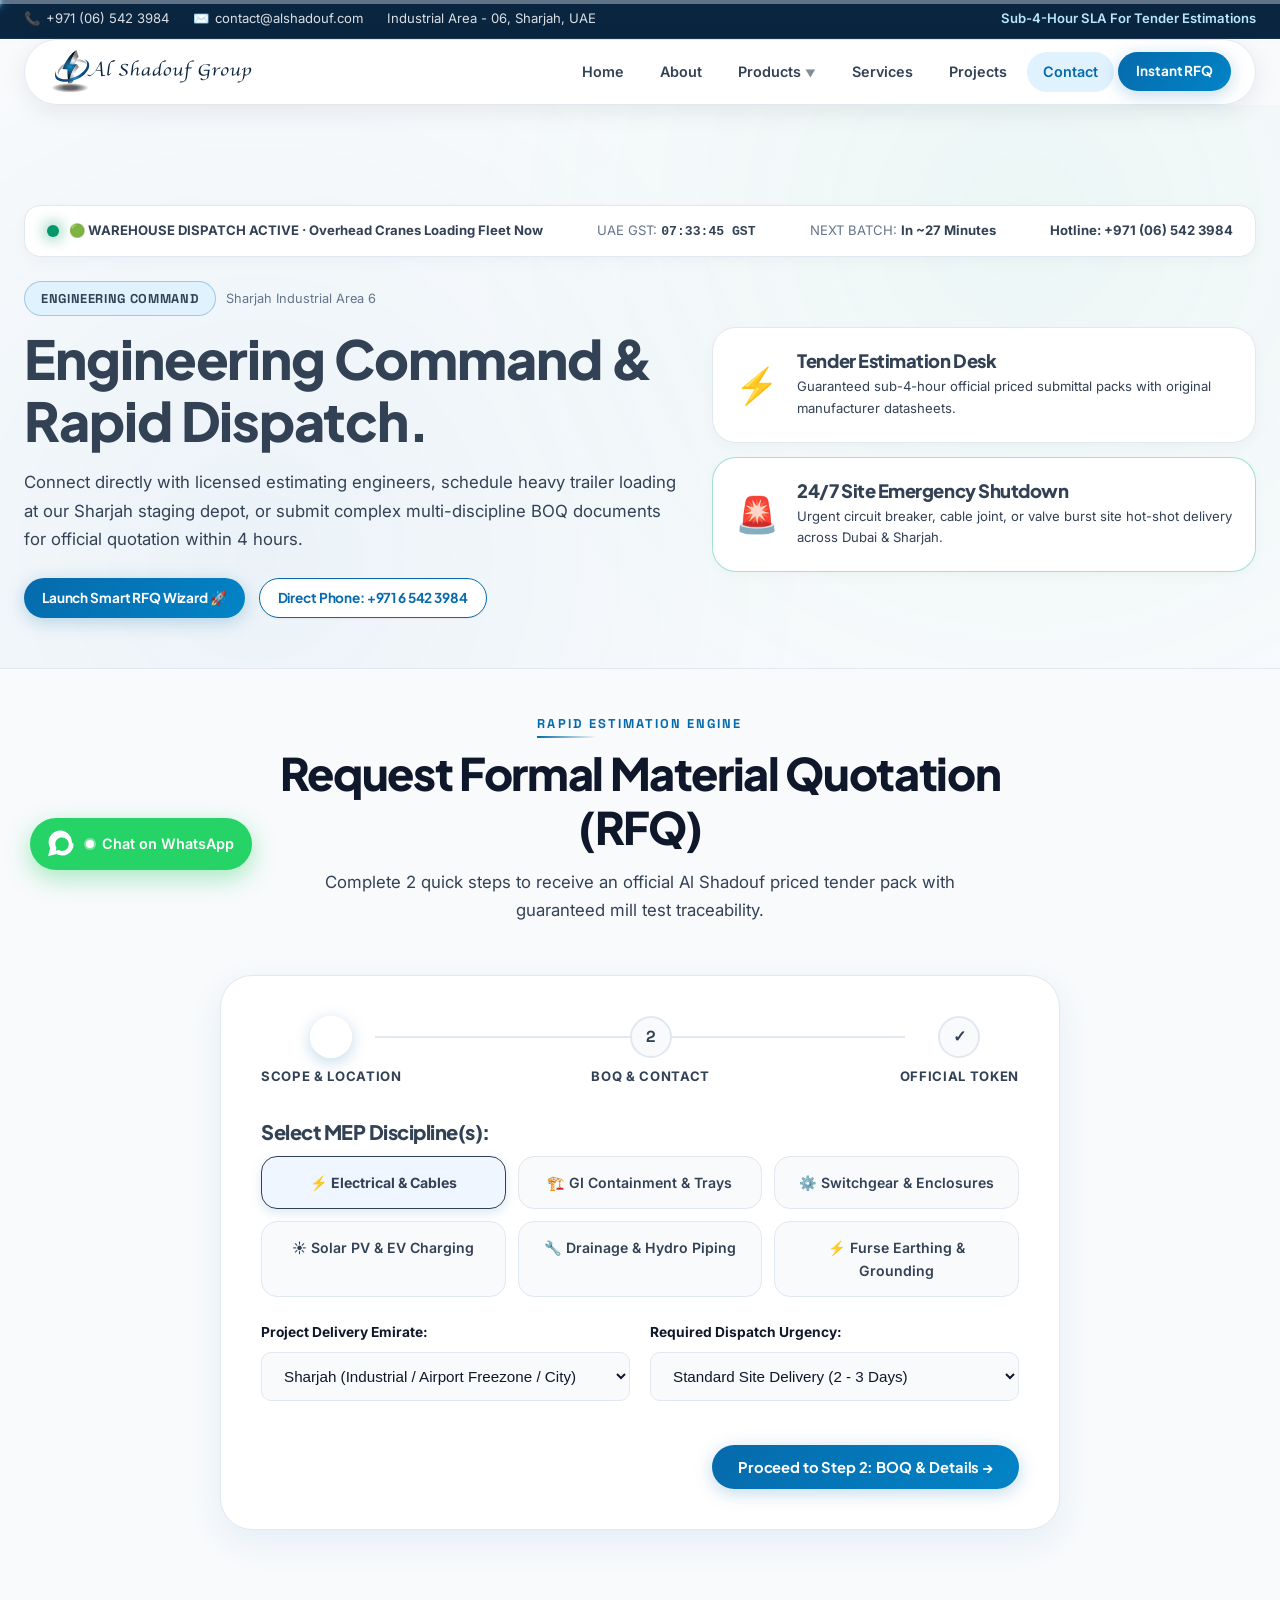
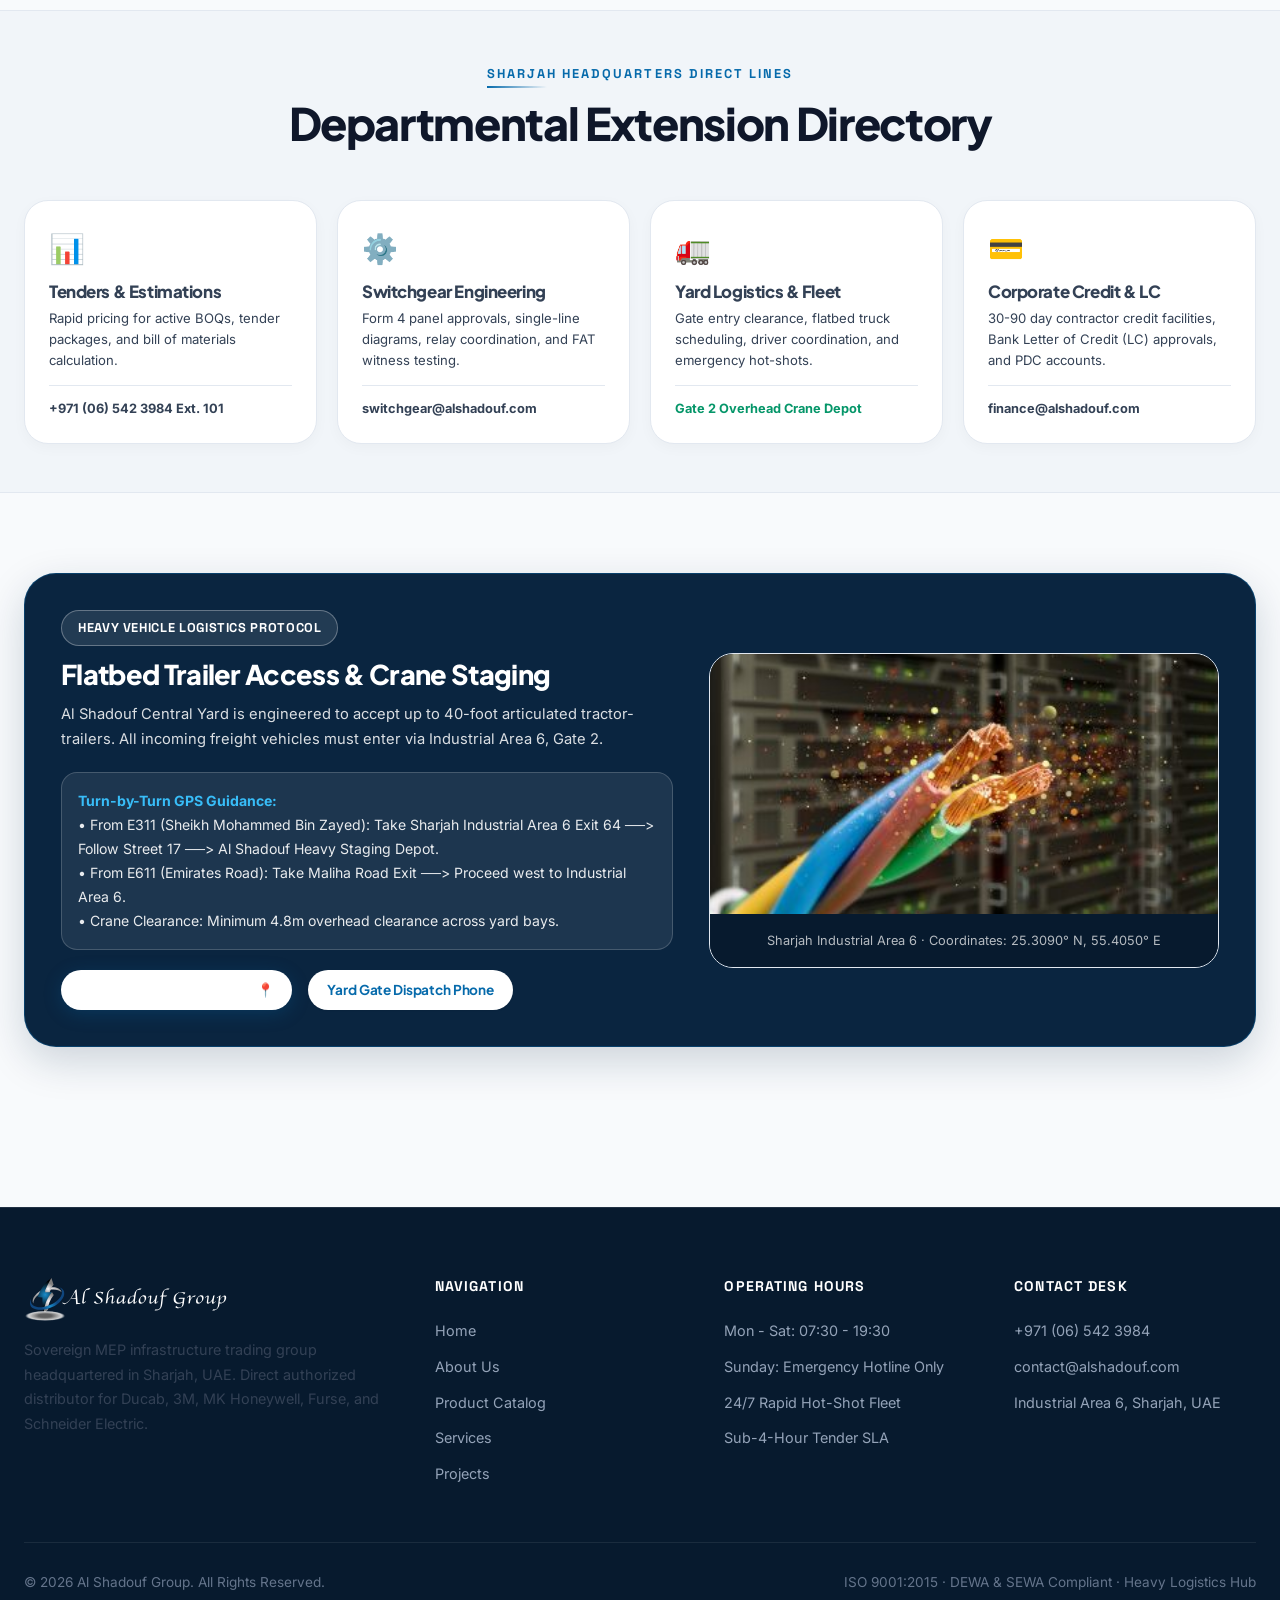
<file: contact.html>
<!DOCTYPE html>
<html lang="en">
<head>
  <meta charset="UTF-8">
  <meta name="viewport" content="width=device-width, initial-scale=1.0">
  <meta name="description" content="Contact Al Shadouf Group: 24/7 engineering command center, live Sharjah warehouse dispatch status, smart 2-step RFQ wizard, and heavy truck logistics directions.">
  <title>Engineering Command Center & Rapid RFQ Desk | Al Shadouf Group — UAE</title>
  <link rel="icon" type="image/png" sizes="192x192" href="images/cropped-shadoufNew_logo-192x192.png?v=2">
  <link rel="icon" type="image/png" sizes="32x32" href="images/favicon-32x32.png?v=2">
  <link rel="icon" type="image/png" sizes="16x16" href="images/favicon-16x16.png?v=2">
  <link rel="icon" type="image/svg+xml" href="images/favicon.svg?v=2">
  <link rel="apple-touch-icon" href="images/cropped-shadoufNew_logo-192x192.png?v=2">
  <link rel="shortcut icon" href="favicon.ico?v=2">
  <link rel="stylesheet" href="css/style.css">
  <style>
    /* TOTALLY UNIQUE CONTACT PAGE OPENING: 24/7 OPERATIONS ROOM */
    .contact-command-hero {
      padding-top: 100px;
      padding-bottom: 50px;
      position: relative;
      background: radial-gradient(circle at 80% 20%, rgba(16, 185, 129, 0.05), transparent 50%),
                  radial-gradient(circle at 20% 80%, rgba(6, 106, 171, 0.05), transparent 50%),
                  #F8FAFC;
      border-bottom: 1px solid var(--border-subtle);
      overflow: hidden;
    }
    .ops-live-telemetry-bar {
      background: #FFFFFF;
      border: 1px solid var(--border-subtle);
      border-radius: var(--radius-md);
      padding: 14px 22px;
      margin-bottom: 24px;
      display: flex;
      justify-content: space-between;
      align-items: center;
      flex-wrap: wrap;
      gap: 16px;
      font-size: 0.82rem;
      box-shadow: 0 4px 14px rgba(0, 0, 0, 0.03);
      color: var(--navy);
    }
    .status-beacon-live {
      width: 12px;
      height: 12px;
      border-radius: 50%;
      background: var(--emerald-live);
      box-shadow: 0 0 16px var(--emerald-live);
      animation: pulseGreen 1.8s infinite;
      display: inline-block;
    }
    @keyframes pulseGreen {
      0% { transform: scale(0.95); box-shadow: 0 0 0 0 rgba(16, 185, 129, 0.7); }
      70% { transform: scale(1.15); box-shadow: 0 0 0 10px rgba(16, 185, 129, 0); }
      100% { transform: scale(0.95); box-shadow: 0 0 0 0 rgba(16, 185, 129, 0); }
    }
    .contact-hero-grid {
      display: grid;
      grid-template-columns: 1.2fr 1fr;
      gap: 36px;
      align-items: center;
    }
    @media (max-width: 900px) {
      .contact-hero-grid { grid-template-columns: 1fr; }
    }
    .contact-hero-title {
      font-size: clamp(2.2rem, 4.2vw, 3.4rem);
      font-weight: 900;
      color: var(--navy);
      line-height: 1.15;
      margin-bottom: 16px;
      letter-spacing: -0.02em;
    }
    .dual-action-station {
      display: grid;
      grid-template-columns: 1fr;
      gap: 14px;
    }
    .action-station-card {
      background: #FFFFFF;
      border: 1px solid var(--border-subtle);
      border-radius: var(--radius-lg);
      padding: 22px;
      display: flex;
      align-items: center;
      gap: 18px;
      transition: all 0.25s;
      box-shadow: 0 4px 14px rgba(0, 0, 0, 0.03);
    }
    .action-station-card:hover {
      border-color: var(--royal-blue);
      transform: translateY(-2px);
      box-shadow: 0 8px 24px rgba(6, 106, 171, 0.1);
    }

    /* 2-Step RFQ Wizard */
    .rfq-wizard-card {
      background: #FFFFFF;
      border: 1px solid var(--border-subtle);
      border-radius: var(--radius-xl);
      padding: 40px;
      box-shadow: 0 12px 35px rgba(6, 106, 171, 0.08);
    }
    .wizard-steps-header {
      display: flex;
      justify-content: space-between;
      margin-bottom: 32px;
      position: relative;
    }
    .wizard-steps-header::after {
      content: '';
      position: absolute;
      top: 20px; left: 15%; right: 15%; height: 2px;
      background: var(--border-subtle);
      z-index: 1;
    }
    .wizard-step-indicator {
      display: flex;
      flex-direction: column;
      align-items: center;
      gap: 8px;
      position: relative;
      z-index: 2;
    }
    .wizard-step-circle {
      width: 42px;
      height: 42px;
      border-radius: 50%;
      background: #F8FAFC;
      border: 2px solid var(--border-subtle);
      display: flex;
      align-items: center;
      justify-content: center;
      font-weight: 800;
      font-family: var(--font-display);
      color: var(--text-muted);
      transition: all 0.3s;
    }
    .wizard-step-indicator.active .wizard-step-circle {
      border-color: var(--royal-blue);
      background: var(--royal-blue);
      color: #FFFFFF;
      box-shadow: 0 4px 16px rgba(6, 106, 171, 0.25);
    }
    .wizard-step-indicator.completed .wizard-step-circle {
      border-color: var(--emerald-live);
      background: var(--emerald-live);
      color: #FFFFFF;
    }
    .wizard-step-label {
      font-size: 0.82rem;
      font-weight: 700;
      color: var(--text-muted);
      text-transform: uppercase;
      letter-spacing: 0.05em;
    }

    .form-group-custom {
      margin-bottom: 20px;
    }
    .form-group-custom label {
      display: block;
      font-size: 0.86rem;
      font-weight: 700;
      color: var(--text-main);
      margin-bottom: 8px;
    }
    .form-input-custom {
      width: 100%;
      padding: 14px 18px;
      background: #F8FAFC;
      border: 1px solid var(--border-subtle);
      border-radius: var(--radius-sm);
      color: var(--text-main);
      font-size: 0.95rem;
      outline: none;
      transition: all 0.25s ease;
    }
    .form-input-custom:focus {
      border-color: var(--royal-blue);
      background: #FFFFFF;
      box-shadow: 0 0 12px rgba(6, 106, 171, 0.2);
    }

    .discipline-chip-grid {
      display: grid;
      grid-template-columns: repeat(3, 1fr);
      gap: 12px;
      margin-bottom: 24px;
    }
    @media (max-width: 600px) {
      .discipline-chip-grid { grid-template-columns: 1fr; }
    }
    .discipline-chip {
      padding: 14px;
      background: #F8FAFC;
      border: 1px solid var(--border-subtle);
      border-radius: var(--radius-md);
      cursor: pointer;
      text-align: center;
      transition: all 0.2s ease;
      font-size: 0.88rem;
      font-weight: 600;
      color: var(--text-muted);
    }
    .discipline-chip:hover {
      background: #FFFFFF;
      border-color: var(--royal-blue);
      color: var(--navy);
    }
    .discipline-chip.selected {
      background: #EFF6FF;
      border-color: var(--royal-blue);
      color: var(--royal-blue);
      font-weight: 700;
      box-shadow: 0 4px 12px rgba(6, 106, 171, 0.15);
    }

    /* Department Extensions */
    .dept-card {
      background: #FFFFFF;
      border: 1px solid var(--border-subtle);
      border-radius: var(--radius-lg);
      padding: 24px;
      transition: all 0.3s;
      display: flex;
      flex-direction: column;
      justify-content: space-between;
      box-shadow: 0 4px 14px rgba(0, 0, 0, 0.03);
    }
    .dept-card:hover {
      border-color: var(--royal-blue);
      transform: translateY(-3px);
      box-shadow: 0 12px 30px rgba(6, 106, 171, 0.1);
    }

    /* Truck Routing */
    .truck-route-box {
      background: #0A2540;
      border: 1px solid rgba(6, 106, 171, 0.4);
      border-radius: var(--radius-xl);
      padding: 36px;
      color: #FFFFFF;
      box-shadow: 0 14px 40px rgba(10, 37, 64, 0.18);
    }
  </style>
</head>
<body>

  <!-- Top Bar -->
  <div class="top-bar">
    <div class="container top-bar-inner">
      <div class="top-bar-left">
        <a href="tel:+97165423984"><span style="color:var(--gold);">📞</span> +971 (06) 542 3984</a>
        <a href="mailto:contact@alshadouf.com"><span style="color:var(--cyan);">✉️</span> contact@alshadouf.com</a>
        <span>Industrial Area - 06, Sharjah, UAE</span>
      </div>
      <div class="top-bar-right">
        <span>Sub-4-Hour SLA For Tender Estimations</span>
      </div>
    </div>
  </div>

  <!-- Navbar: Standalone Exact Official Logo -->
  <nav class="navbar" id="navbar">
    <div class="container nav-inner">
      <a href="index.html" style="display:flex; align-items:center;">
        <img src="images/New01shadouf_logo_dark.svg" alt="Al Shadouf Group" class="nav-official-logo">
      </a>

      <div class="nav-menu" id="navLinks">
        <a href="index.html" class="nav-link">Home</a>
        <a href="about.html" class="nav-link">About</a>
        <div class="nav-dropdown">
          <a href="products.html" class="nav-link">Products <span style="font-size:0.65rem; opacity:0.6;">▼</span></a>
          <div class="nav-dropdown-menu">
            <a href="products.html?cat=electrical">⚡ Electrical & Cable Systems</a>
            <a href="products.html?cat=switchgear">⚙️ Switchgear & Enclosures</a>
            <a href="products.html?cat=solar">☀️ Solar PV & EV Charging</a>
            <a href="products.html?cat=plumbing">🔧 Drainage & Hydro Piping</a>
            <a href="products.html?cat=lighting">💡 Architectural & LED Lighting</a>
            <a href="products.html?cat=earthing">⚡ Earthing & Lightning Bars</a>
          </div>
        </div>
        <a href="services.html" class="nav-link">Services</a>
        <a href="projects.html" class="nav-link">Projects</a>
        <a href="contact.html" class="nav-link active">Contact</a>
        <a href="#quote" class="btn btn-primary btn-sm nav-cta">Instant RFQ</a>
      </div>

      <div class="hamburger" id="menuToggle" aria-label="Toggle menu">
        <span></span><span></span><span></span>
      </div>
    </div>
  </nav>

  <!-- TOTALLY UNIQUE HERO: 24/7 OPERATIONS ROOM -->
  <section class="contact-command-hero">
    <div class="container">
      
      <!-- Operations Live Telemetry Bar -->
      <div class="ops-live-telemetry-bar fade-in">
        <div style="display:flex; align-items:center; gap:10px;">
          <span class="status-beacon-live" id="yardBeacon"></span>
          <span style="font-weight:700; color:var(--navy);" id="yardStatusText">🟢 WAREHOUSE DISPATCH ACTIVE · Overhead Cranes Loading</span>
        </div>
        <div>
          <span style="color:var(--text-dim); text-transform:uppercase;">UAE GST: </span>
          <span style="font-family:var(--font-mono); color:var(--royal-blue); font-weight:700;" id="uaeClock">12:00:00 GST</span>
        </div>
        <div>
          <span style="color:var(--text-dim); text-transform:uppercase;">Next Batch: </span>
          <span style="font-weight:700; color:var(--sky-blue);" id="nextDeparture">In 25 Mins</span>
        </div>
        <div>
          <a href="tel:+97165423984" style="color:var(--royal-blue); font-weight:700;">Hotline: +971 (06) 542 3984</a>
        </div>
      </div>

      <div class="contact-hero-grid fade-in">
        
        <!-- Left Hero Content -->
        <div>
          <div style="display:flex; align-items:center; gap:10px; margin-bottom:12px;">
            <span class="tech-pill" style="border-color:rgba(6,106,171,0.3); color:var(--royal-blue);">ENGINEERING COMMAND</span>
            <span style="font-size:0.8rem; color:var(--text-dim);">Sharjah Industrial Area 6</span>
          </div>

          <h1 class="contact-hero-title">
            Engineering Command & <span class="text-gradient">Rapid Dispatch.</span>
          </h1>

          <p style="color:var(--text-muted); font-size:1.05rem; line-height:1.7; margin-bottom:24px;">
            Connect directly with licensed estimating engineers, schedule heavy trailer loading at our Sharjah staging depot, or submit complex multi-discipline BOQ documents for official quotation within 4 hours.
          </p>

          <div style="display:flex; gap:14px; flex-wrap:wrap;">
            <a href="#wizard" class="btn btn-primary btn-sm">Launch Smart RFQ Wizard 🚀</a>
            <a href="tel:+97165423984" class="btn btn-outline btn-sm">Direct Phone: +971 6 542 3984</a>
          </div>
        </div>

        <!-- Right Dual Action Station -->
        <div class="dual-action-station">
          <div class="action-station-card">
            <div style="font-size:2.2rem; color:var(--royal-blue);">⚡</div>
            <div>
              <h3 style="font-size:1.15rem; color:var(--navy); margin-bottom:4px;">Tender Estimation Desk</h3>
              <p style="font-size:0.82rem; color:var(--text-muted); margin:0;">Guaranteed sub-4-hour official priced submittal packs with original manufacturer datasheets.</p>
            </div>
          </div>

          <div class="action-station-card" style="border-color:rgba(16, 185, 129, 0.4);">
            <div style="font-size:2.2rem; color:var(--emerald-live);">🚨</div>
            <div>
              <h3 style="font-size:1.15rem; color:var(--navy); margin-bottom:4px;">24/7 Site Emergency Shutdown</h3>
              <p style="font-size:0.82rem; color:var(--text-muted); margin:0;">Urgent circuit breaker, cable joint, or valve burst site hot-shot delivery across Dubai & Sharjah.</p>
            </div>
          </div>
        </div>

      </div>
    </div>
  </section>

  <!-- GROWN SECTION: 2-STEP SMART RFQ WIZARD -->
  <section class="section" id="wizard" style="padding-top:40px;">
    <div class="container">
      <div class="section-header fade-in">
        <div class="overline">Rapid Estimation Engine</div>
        <h2>Request Formal Material Quotation (RFQ)</h2>
        <p style="color:var(--text-muted); max-width:650px; margin:0 auto;">Complete 2 quick steps to receive an official Al Shadouf priced tender pack with guaranteed mill test traceability.</p>
      </div>

      <div class="rfq-wizard-card fade-in" style="max-width:840px; margin:0 auto;">
        
        <!-- Step Indicators -->
        <div class="wizard-steps-header">
          <div class="wizard-step-indicator active" id="indStep1">
            <div class="wizard-step-circle">1</div>
            <div class="wizard-step-label">Scope & Location</div>
          </div>
          <div class="wizard-step-indicator" id="indStep2">
            <div class="wizard-step-circle">2</div>
            <div class="wizard-step-label">BOQ & Contact</div>
          </div>
          <div class="wizard-step-indicator" id="indStep3">
            <div class="wizard-step-circle">✓</div>
            <div class="wizard-step-label">Official Token</div>
          </div>
        </div>

        <form id="wizardForm" onsubmit="handleWizardSubmit(event)">

          <!-- STEP 1: SCOPE & TIMELINE -->
          <div id="step1Container">
            <h3 style="font-size:1.25rem; margin-bottom:12px; color:var(--navy);">Select MEP Discipline(s):</h3>
            
            <div class="discipline-chip-grid">
              <div class="discipline-chip selected" onclick="toggleChip(this, 'Electrical & Power Cables')">⚡ Electrical & Cables</div>
              <div class="discipline-chip" onclick="toggleChip(this, 'Cable Trays & Conduits')">🏗️ GI Containment & Trays</div>
              <div class="discipline-chip" onclick="toggleChip(this, 'Switchgear & MDB')">⚙️ Switchgear & Enclosures</div>
              <div class="discipline-chip" onclick="toggleChip(this, 'Solar PV & EV Charger')">☀️ Solar PV & EV Charging</div>
              <div class="discipline-chip" onclick="toggleChip(this, 'HDPE & Drainage Pipes')">🔧 Drainage & Hydro Piping</div>
              <div class="discipline-chip" onclick="toggleChip(this, 'Earthing & Lightning')">⚡ Furse Earthing & Grounding</div>
            </div>

            <div style="display:grid; grid-template-columns:1fr 1fr; gap:20px; margin-bottom:24px;">
              <div class="form-group-custom">
                <label>Project Delivery Emirate:</label>
                <select class="form-input-custom" id="wizEmirate">
                  <option value="Dubai">Dubai (Downtown / Business Bay / DWC / JAFZA)</option>
                  <option value="Sharjah" selected>Sharjah (Industrial / Airport Freezone / City)</option>
                  <option value="Abu Dhabi">Abu Dhabi (ICAD / Musaffah / Khalifa City)</option>
                  <option value="Ajman">Ajman</option>
                  <option value="Ras Al Khaimah">Ras Al Khaimah</option>
                  <option value="Fujairah">Fujairah</option>
                  <option value="Umm Al Quwain">Umm Al Quwain</option>
                </select>
              </div>

              <div class="form-group-custom">
                <label>Required Dispatch Urgency:</label>
                <select class="form-input-custom" id="wizUrgency">
                  <option value="Emergency 24-Hour">Immediate Hot-Shot (Within 24 Hours)</option>
                  <option value="Standard 2-3 Days" selected>Standard Site Delivery (2 - 3 Days)</option>
                  <option value="Tender Budgetary">Tender Pricing / Future Milestone</option>
                </select>
              </div>
            </div>

            <div style="display:flex; justify-content:flex-end;">
              <button type="button" class="btn btn-primary" onclick="goToStep(2)">Proceed to Step 2: BOQ & Details →</button>
            </div>
          </div>

          <!-- STEP 2: BOQ & CONTACT -->
          <div id="step2Container" style="display:none;">
            <div style="display:grid; grid-template-columns:1fr 1fr; gap:16px; margin-bottom:16px;">
              <div class="form-group-custom">
                <label>Engineer / Commercial Officer Name *</label>
                <input type="text" class="form-input-custom" id="wizName" required placeholder="Eng. Ahmed Mansoor">
              </div>
              <div class="form-group-custom">
                <label>Contracting Firm / Company *</label>
                <input type="text" class="form-input-custom" id="wizCompany" required placeholder="Arabtec MEP LLC">
              </div>
            </div>

            <div style="display:grid; grid-template-columns:1fr 1fr; gap:16px; margin-bottom:16px;">
              <div class="form-group-custom">
                <label>Direct Phone / WhatsApp *</label>
                <input type="tel" class="form-input-custom" id="wizPhone" required placeholder="+971 50 123 4567">
              </div>
              <div class="form-group-custom">
                <label>Corporate Email *</label>
                <input type="email" class="form-input-custom" id="wizEmail" required placeholder="estimates@company.ae">
              </div>
            </div>

            <div class="form-group-custom">
              <label>Bill of Quantities (BOQ), Cable Cross-Sections or Required Quantities:</label>
              <textarea class="form-input-custom" id="wizBOQ" rows="4" placeholder="Example: 4C x 240mm² Ducab XLPE (1,200m), 300x50mm HDG Cable Trays (600m), ABB 22kW Wallbox (4 units)..."></textarea>
            </div>

            <div style="display:flex; justify-content:space-between; align-items:center;">
              <button type="button" class="btn btn-outline btn-sm" onclick="goToStep(1)">← Back to Scope</button>
              <button type="submit" class="btn btn-primary">Generate Official RFQ & Dispatch 🚀</button>
            </div>
          </div>

          <!-- STEP 3: SUBMISSION CONFIRMATION -->
          <div id="step3Container" style="display:none; text-align:center; padding:32px 16px;">
            <div style="font-size:3.5rem; margin-bottom:16px;">🎉</div>
            <span class="tech-pill" style="border-color:rgba(6,106,171,0.3); color:var(--royal-blue); margin-bottom:12px;" id="confTokenPill">TOKEN: AS-RFQ-2026-8841</span>
            <h2 style="font-size:1.8rem; margin:12px 0; color:var(--navy);">RFQ Successfully Logged in Central System!</h2>
            <p style="color:var(--text-muted); max-width:550px; margin:0 auto 28px; line-height:1.7;">
              Your inquiry has been allocated to our Senior MEP Estimation Engineer. An official priced quotation with manufacturer datasheets is being prepared.
            </p>

            <div style="display:flex; justify-content:center; gap:16px; flex-wrap:wrap;">
              <button type="button" class="btn btn-primary" onclick="openWhatsAppConfirmation()">📱 Open Direct in WhatsApp (+971 6 542 3984)</button>
              <button type="button" class="btn btn-outline" onclick="resetWizard()">Log Another RFQ</button>
            </div>
          </div>

        </form>

      </div>
    </div>
  </section>

  <!-- GROWN SECTION: DEPARTMENT DIRECT ROUTING EXTENSIONS -->
  <section class="section-sm" style="background:var(--bg-surface); border-top:1px solid var(--border-subtle); border-bottom:1px solid var(--border-subtle);">
    <div class="container">
      <div class="section-header fade-in">
        <div class="overline">Sharjah Headquarters Direct Lines</div>
        <h2>Departmental Extension Directory</h2>
      </div>

      <div style="display:grid; grid-template-columns:repeat(4, 1fr); gap:20px;" class="fade-in">
        
        <div class="dept-card">
          <div>
            <div style="font-size:1.8rem; margin-bottom:10px;">📊</div>
            <h4 style="font-size:1.05rem; margin-bottom:6px; color:var(--navy);">Tenders & Estimations</h4>
            <p style="font-size:0.82rem; color:var(--text-muted); line-height:1.6; margin-bottom:14px;">
              Rapid pricing for active BOQs, tender packages, and bill of materials calculation.
            </p>
          </div>
          <div style="border-top:1px solid var(--border-subtle); padding-top:12px; font-size:0.8rem;">
            <a href="tel:+97165423984" style="color:var(--royal-blue); font-weight:700;">+971 (06) 542 3984 Ext. 101</a>
          </div>
        </div>

        <div class="dept-card">
          <div>
            <div style="font-size:1.8rem; margin-bottom:10px;">⚙️</div>
            <h4 style="font-size:1.05rem; margin-bottom:6px; color:var(--navy);">Switchgear Engineering</h4>
            <p style="font-size:0.82rem; color:var(--text-muted); line-height:1.6; margin-bottom:14px;">
              Form 4 panel approvals, single-line diagrams, relay coordination, and FAT witness testing.
            </p>
          </div>
          <div style="border-top:1px solid var(--border-subtle); padding-top:12px; font-size:0.8rem;">
            <a href="mailto:contact@alshadouf.com?subject=Switchgear%20Inquiry" style="color:var(--royal-blue); font-weight:700;">switchgear@alshadouf.com</a>
          </div>
        </div>

        <div class="dept-card">
          <div>
            <div style="font-size:1.8rem; margin-bottom:10px;">🚛</div>
            <h4 style="font-size:1.05rem; margin-bottom:6px; color:var(--navy);">Yard Logistics & Fleet</h4>
            <p style="font-size:0.82rem; color:var(--text-muted); line-height:1.6; margin-bottom:14px;">
              Gate entry clearance, flatbed truck scheduling, driver coordination, and emergency hot-shots.
            </p>
          </div>
          <div style="border-top:1px solid var(--border-subtle); padding-top:12px; font-size:0.8rem;">
            <span style="color:var(--emerald-live); font-weight:700;">Gate 2 Overhead Crane Depot</span>
          </div>
        </div>

        <div class="dept-card">
          <div>
            <div style="font-size:1.8rem; margin-bottom:10px;">💳</div>
            <h4 style="font-size:1.05rem; margin-bottom:6px; color:var(--navy);">Corporate Credit & LC</h4>
            <p style="font-size:0.82rem; color:var(--text-muted); line-height:1.6; margin-bottom:14px;">
              30-90 day contractor credit facilities, Bank Letter of Credit (LC) approvals, and PDC accounts.
            </p>
          </div>
          <div style="border-top:1px solid var(--border-subtle); padding-top:12px; font-size:0.8rem;">
            <a href="mailto:contact@alshadouf.com?subject=Credit%20Facility%20Request" style="color:var(--royal-blue); font-weight:700;">finance@alshadouf.com</a>
          </div>
        </div>

      </div>
    </div>
  </section>

  <!-- GROWN SECTION: HEAVY TRUCK ROUTING & FACILITY NAVIGATION -->
  <section class="section">
    <div class="container">
      <div class="truck-route-box fade-in">
        <div style="display:grid; grid-template-columns:1.2fr 1fr; gap:36px; align-items:center;">
          
          <div>
            <span class="tech-pill" style="border-color:rgba(255,255,255,0.3); color:#FFFFFF; margin-bottom:12px; background:rgba(255,255,255,0.1);">HEAVY VEHICLE LOGISTICS PROTOCOL</span>
            <h3 style="font-size:1.7rem; color:#FFFFFF; margin-bottom:12px;">Flatbed Trailer Access & Crane Staging</h3>
            <p style="color:rgba(255,255,255,0.85); font-size:0.92rem; line-height:1.7; margin-bottom:20px;">
              Al Shadouf Central Yard is engineered to accept up to 40-foot articulated tractor-trailers. All incoming freight vehicles must enter via Industrial Area 6, Gate 2.
            </p>

            <div style="background:rgba(255,255,255,0.08); border:1px solid rgba(255,255,255,0.18); border-radius:var(--radius-md); padding:16px; margin-bottom:20px; font-size:0.88rem; color:rgba(255,255,255,0.9); line-height:1.7;">
              <strong style="color:#38BDF8;">Turn-by-Turn GPS Guidance:</strong><br>
              • From E311 (Sheikh Mohammed Bin Zayed): Take Sharjah Industrial Area 6 Exit 64 ──> Follow Street 17 ──> Al Shadouf Heavy Staging Depot.<br>
              • From E611 (Emirates Road): Take Maliha Road Exit ──> Proceed west to Industrial Area 6.<br>
              • Crane Clearance: Minimum 4.8m overhead clearance across yard bays.
            </div>

            <div style="display:flex; gap:16px; flex-wrap:wrap;">
              <a href="https://maps.google.com/?q=Sharjah+Industrial+Area+6+Al+Shadouf" target="_blank" class="btn btn-primary btn-sm" style="background:#FFFFFF; color:var(--royal-blue); border-color:#FFFFFF;">Open in Google Maps (GPS) 📍</a>
              <a href="tel:+97165423984" class="btn btn-outline btn-sm" style="border-color:rgba(255,255,255,0.5); color:#FFFFFF;">Yard Gate Dispatch Phone</a>
            </div>
          </div>

          <!-- Real Facility Photo -->
          <div style="border-radius:var(--radius-lg); overflow:hidden; border:1px solid var(--border-subtle);">
            <img src="images/slider01-370x200_c.jpg" alt="Al Shadouf Sharjah Warehouse Facility" style="width:100%; height:260px; object-fit:cover; display:block;">
            <div style="background:#071A2E; padding:16px; font-size:0.8rem; color:rgba(255,255,255,0.7); text-align:center;">
              Sharjah Industrial Area 6 · Coordinates: 25.3090° N, 55.4050° E
            </div>
          </div>

        </div>
      </div>
    </div>
  </section>

  <!-- Footer: Standalone Exact Official Logo -->
  <footer class="footer">
    <div class="container">
      <div class="footer-grid">
        <div>
          <div style="display:flex; align-items:center; margin-bottom:16px;">
            <img src="images/New01shadouf_logo02.svg" alt="Al Shadouf Group" class="nav-official-logo">
          </div>
          <p style="font-size:0.9rem; color:var(--text-muted); line-height:1.7;">
            Sovereign MEP infrastructure trading group headquartered in Sharjah, UAE. Direct authorized distributor for Ducab, 3M, MK Honeywell, Furse, and Schneider Electric.
          </p>
        </div>
        <div class="footer-col">
          <h4>Navigation</h4>
          <a href="index.html">Home</a>
          <a href="about.html">About Us</a>
          <a href="products.html">Product Catalog</a>
          <a href="services.html">Services</a>
          <a href="projects.html">Projects</a>
        </div>
        <div class="footer-col">
          <h4>Operating Hours</h4>
          <a href="#">Mon - Sat: 07:30 - 19:30</a>
          <a href="#">Sunday: Emergency Hotline Only</a>
          <a href="#">24/7 Rapid Hot-Shot Fleet</a>
          <a href="#">Sub-4-Hour Tender SLA</a>
        </div>
        <div class="footer-col">
          <h4>Contact Desk</h4>
          <a href="tel:+97165423984">+971 (06) 542 3984</a>
          <a href="mailto:contact@alshadouf.com">contact@alshadouf.com</a>
          <a href="#">Industrial Area 6, Sharjah, UAE</a>
        </div>
      </div>
      <div class="footer-bottom">
        <div>© 2026 Al Shadouf Group. All Rights Reserved.</div>
        <div>ISO 9001:2015 · DEWA & SEWA Compliant · Heavy Logistics Hub</div>
      </div>
    </div>
  </footer>

  <script src="js/lenis.min.js"></script>
  <script src="js/shadouf-scroll.js"></script>
  <script src="js/main.js"></script>
  <script>
    function updateYardLiveStatus() {
      const now = new Date();
      const utc = now.getTime() + (now.getTimezoneOffset() * 60000);
      const uaeTime = new Date(utc + (3600000 * 4));

      const hours = uaeTime.getHours();
      const minutes = uaeTime.getMinutes();
      const seconds = uaeTime.getSeconds();
      const day = uaeTime.getDay();

      const timeStr = `${String(hours).padStart(2, '0')}:${String(minutes).padStart(2, '0')}:${String(seconds).padStart(2, '0')} GST`;
      const clockEl = document.getElementById('uaeClock');
      if (clockEl) clockEl.textContent = timeStr;

      const beacon = document.getElementById('yardBeacon');
      const text = document.getElementById('yardStatusText');
      const nextDep = document.getElementById('nextDeparture');

      const isWorkingDay = day !== 0;
      const isWorkingHour = (hours > 7 || (hours === 7 && minutes >= 30)) && (hours < 19 || (hours === 19 && minutes <= 30));

      if (isWorkingDay && isWorkingHour) {
        if (beacon) beacon.style.background = 'var(--emerald-live)';
        if (text) text.innerHTML = '🟢 WAREHOUSE DISPATCH ACTIVE · Overhead Cranes Loading Fleet Now';
        const minsLeft = 30 - (minutes % 30);
        if (nextDep) nextDep.textContent = `In ~${minsLeft} Minutes`;
      } else {
        if (beacon) beacon.style.background = 'var(--gold)';
        if (text) text.innerHTML = '🟠 AFTER-HOURS QUEUE · Overnight Inquiries Prioritized at 07:30 GST';
        if (nextDep) nextDep.textContent = 'Morning Fleet at 07:30 GST';
      }
    }

    setInterval(updateYardLiveStatus, 1000);
    updateYardLiveStatus();

    let selectedDisciplines = ['Electrical & Power Cables'];
    let generatedToken = '';

    function toggleChip(chip, discipline) {
      chip.classList.toggle('selected');
      if (chip.classList.contains('selected')) {
        if (!selectedDisciplines.includes(discipline)) selectedDisciplines.push(discipline);
      } else {
        selectedDisciplines = selectedDisciplines.filter(d => d !== discipline);
      }
    }

    function goToStep(step) {
      const s1 = document.getElementById('step1Container');
      const s2 = document.getElementById('step2Container');
      const s3 = document.getElementById('step3Container');
      const ind1 = document.getElementById('indStep1');
      const ind2 = document.getElementById('indStep2');
      const ind3 = document.getElementById('indStep3');

      if (step === 1) {
        s1.style.display = 'block';
        s2.style.display = 'none';
        s3.style.display = 'none';
        ind1.className = 'wizard-step-indicator active';
        ind2.className = 'wizard-step-indicator';
        ind3.className = 'wizard-step-indicator';
      } else if (step === 2) {
        s1.style.display = 'none';
        s2.style.display = 'block';
        s3.style.display = 'none';
        ind1.className = 'wizard-step-indicator completed';
        ind2.className = 'wizard-step-indicator active';
        ind3.className = 'wizard-step-indicator';
      } else if (step === 3) {
        s1.style.display = 'none';
        s2.style.display = 'none';
        s3.style.display = 'block';
        ind1.className = 'wizard-step-indicator completed';
        ind2.className = 'wizard-step-indicator completed';
        ind3.className = 'wizard-step-indicator active';
      }
    }

    function handleWizardSubmit(e) {
      e.preventDefault();
      const randNum = Math.floor(1000 + Math.random() * 9000);
      generatedToken = `AS-RFQ-2026-${randNum}`;
      document.getElementById('confTokenPill').textContent = `OFFICIAL TRACKING TOKEN: ${generatedToken}`;
      goToStep(3);
    }

    function openWhatsAppConfirmation() {
      const name = document.getElementById('wizName').value || 'Engineer';
      const company = document.getElementById('wizCompany').value || 'Contractor';
      const emirate = document.getElementById('wizEmirate').value;
      const urgency = document.getElementById('wizUrgency').value;
      const boq = document.getElementById('wizBOQ').value || 'Standard inquiry';

      const text = `Hello Al Shadouf Estimators,%0A%0AOfficial RFQ Token: ${generatedToken}%0AEngineer: ${name}%0ACompany: ${company}%0AEmirate: ${emirate}%0AUrgency: ${urgency}%0ADisciplines: ${selectedDisciplines.join(', ')}%0A%0ABOQ Scope:%0A${encodeURIComponent(boq)}%0A%0APlease provide priced quotation and MTC confirmation.`;
      window.open(`https://wa.me/97165423984?text=${text}`, '_blank');
    }

    function resetWizard() {
      document.getElementById('wizardForm').reset();
      selectedDisciplines = ['Electrical & Power Cables'];
      document.querySelectorAll('.discipline-chip').forEach(c => c.classList.remove('selected'));
      document.querySelector('.discipline-chip').classList.add('selected');
      goToStep(1);
    }
  </script>
</body>
</html>
</file>
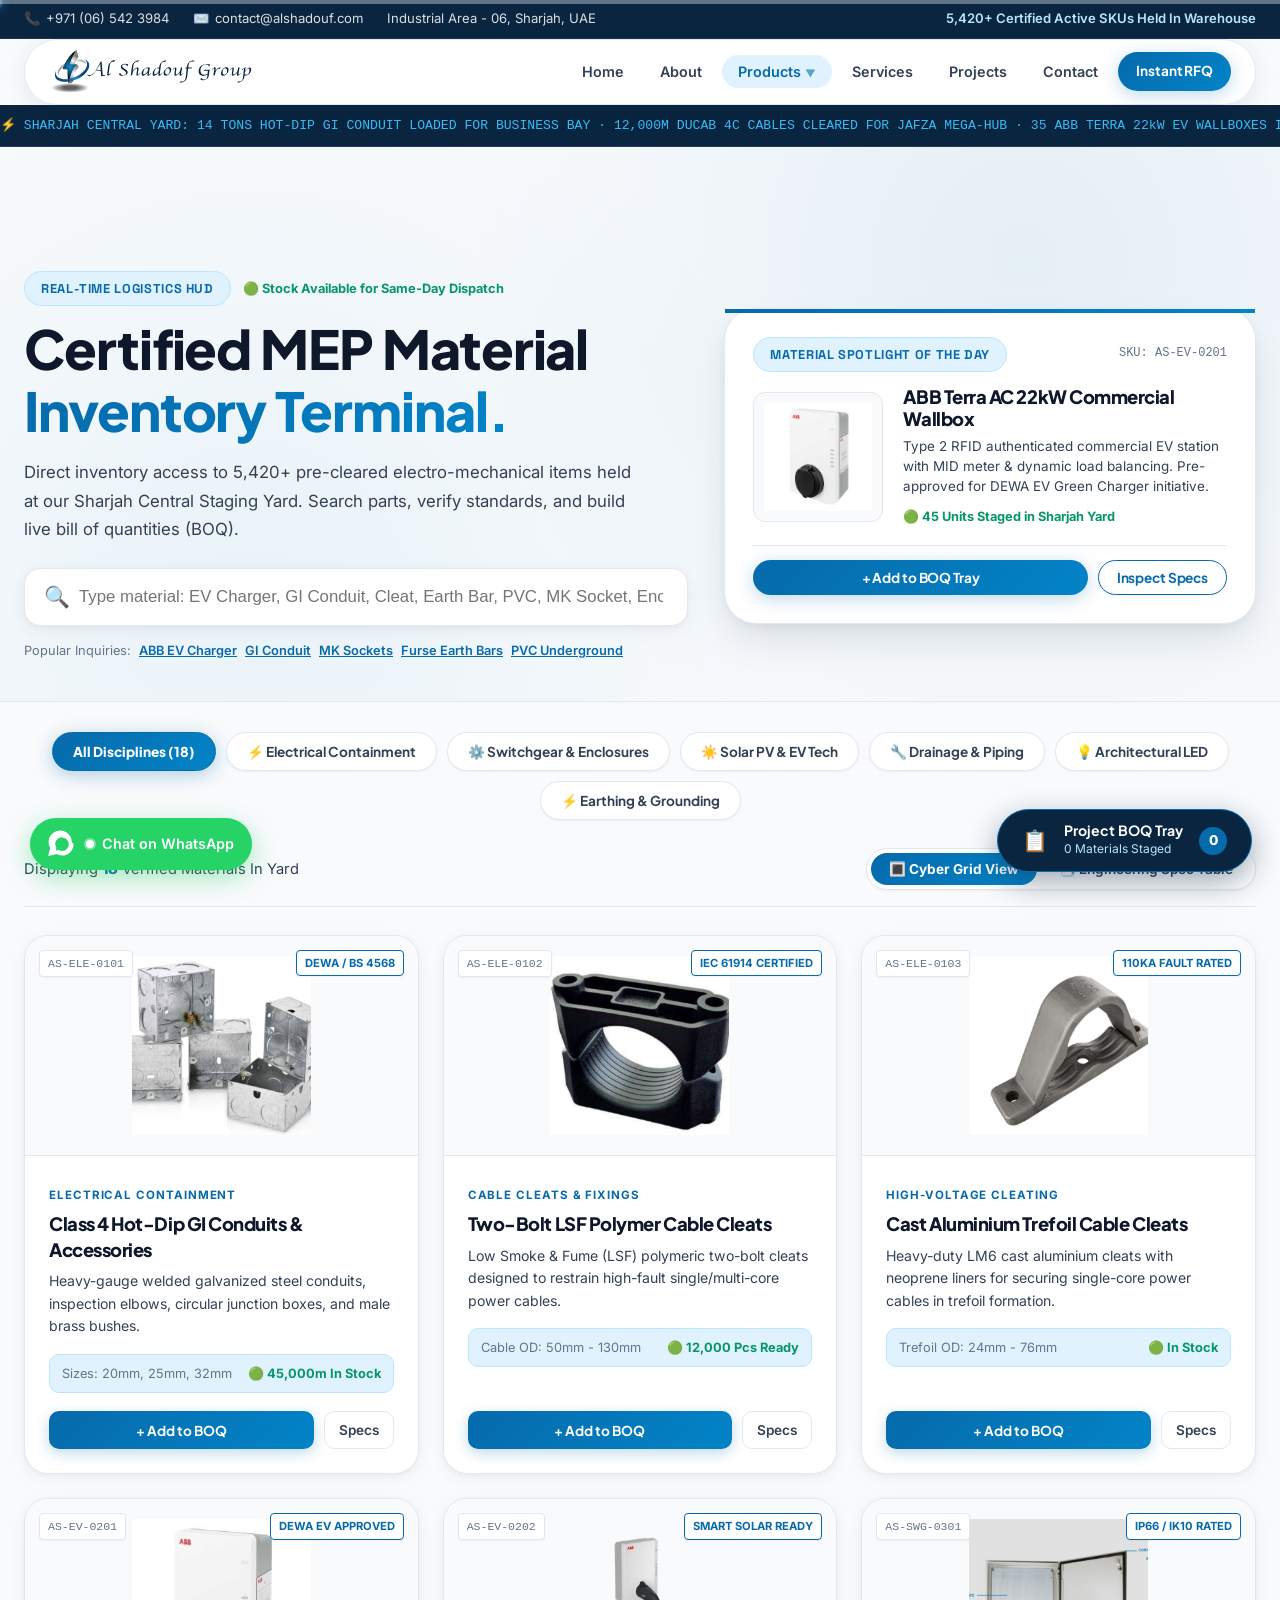
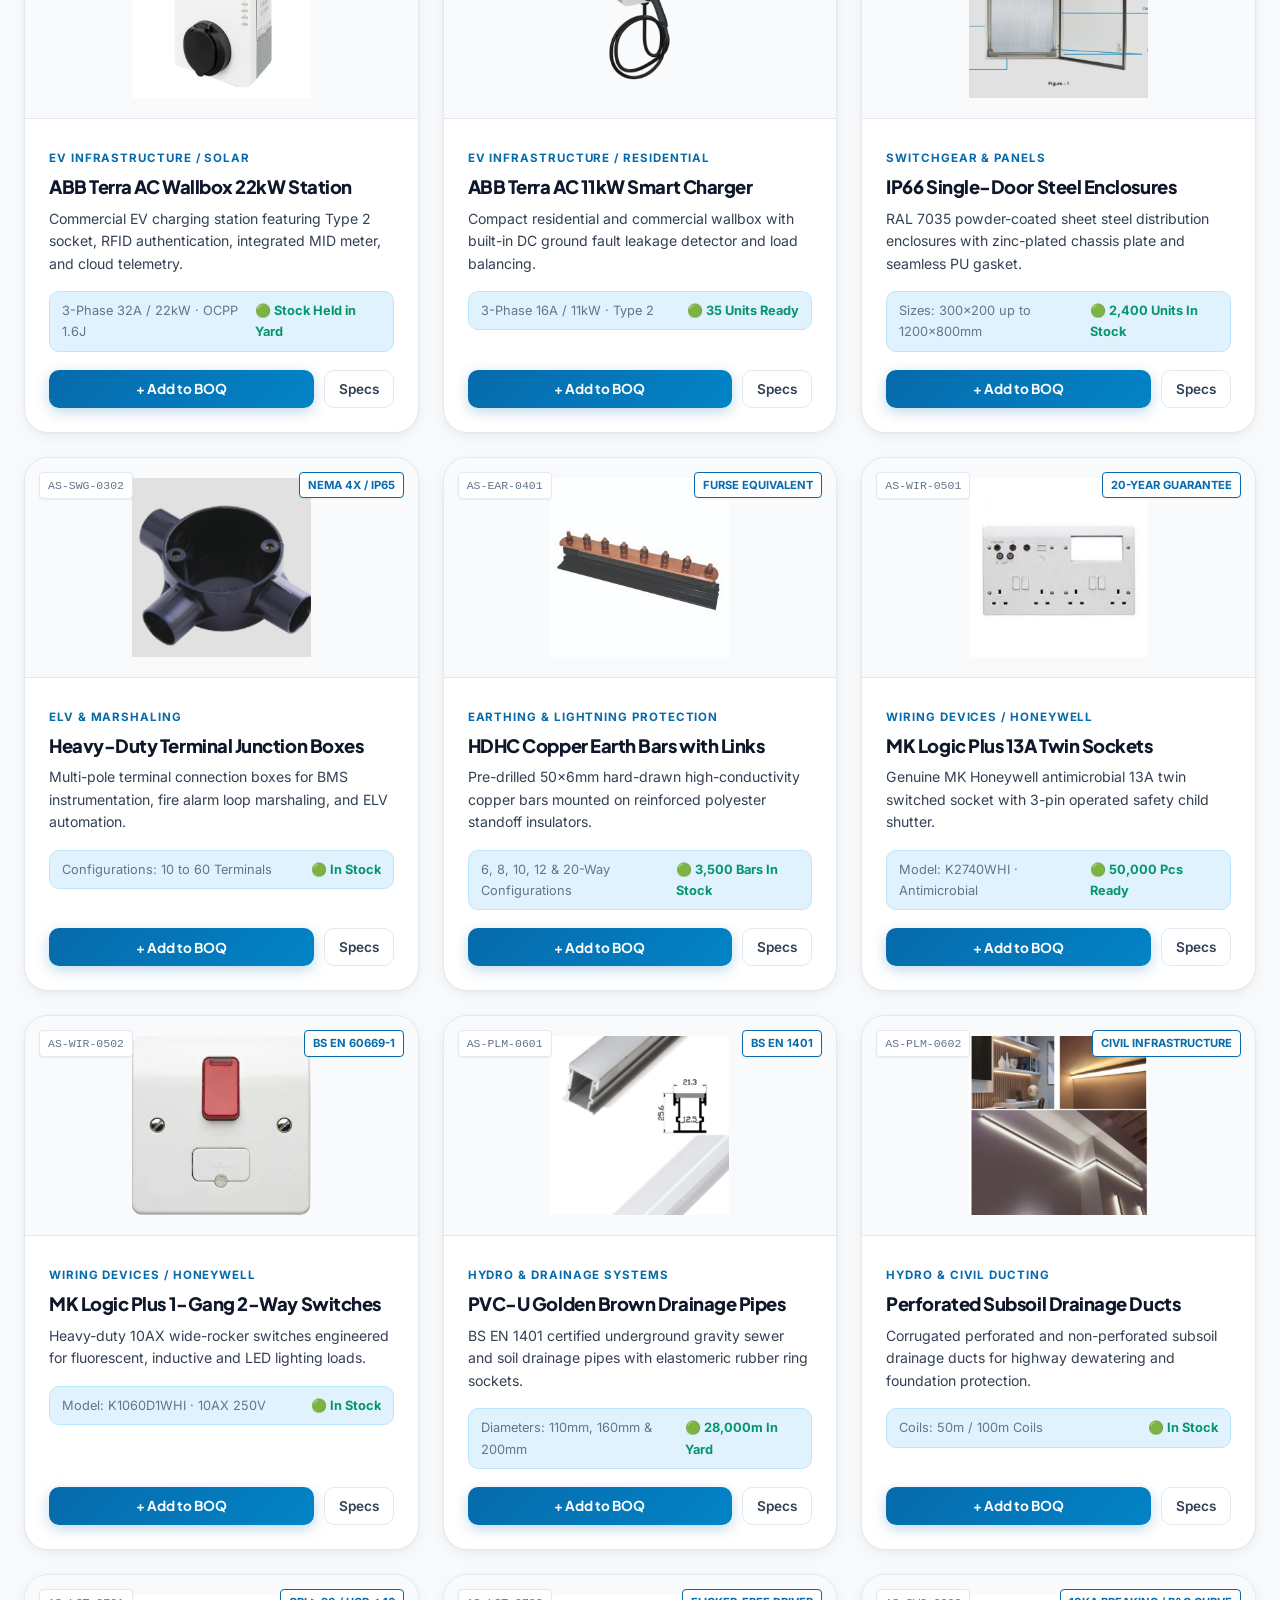
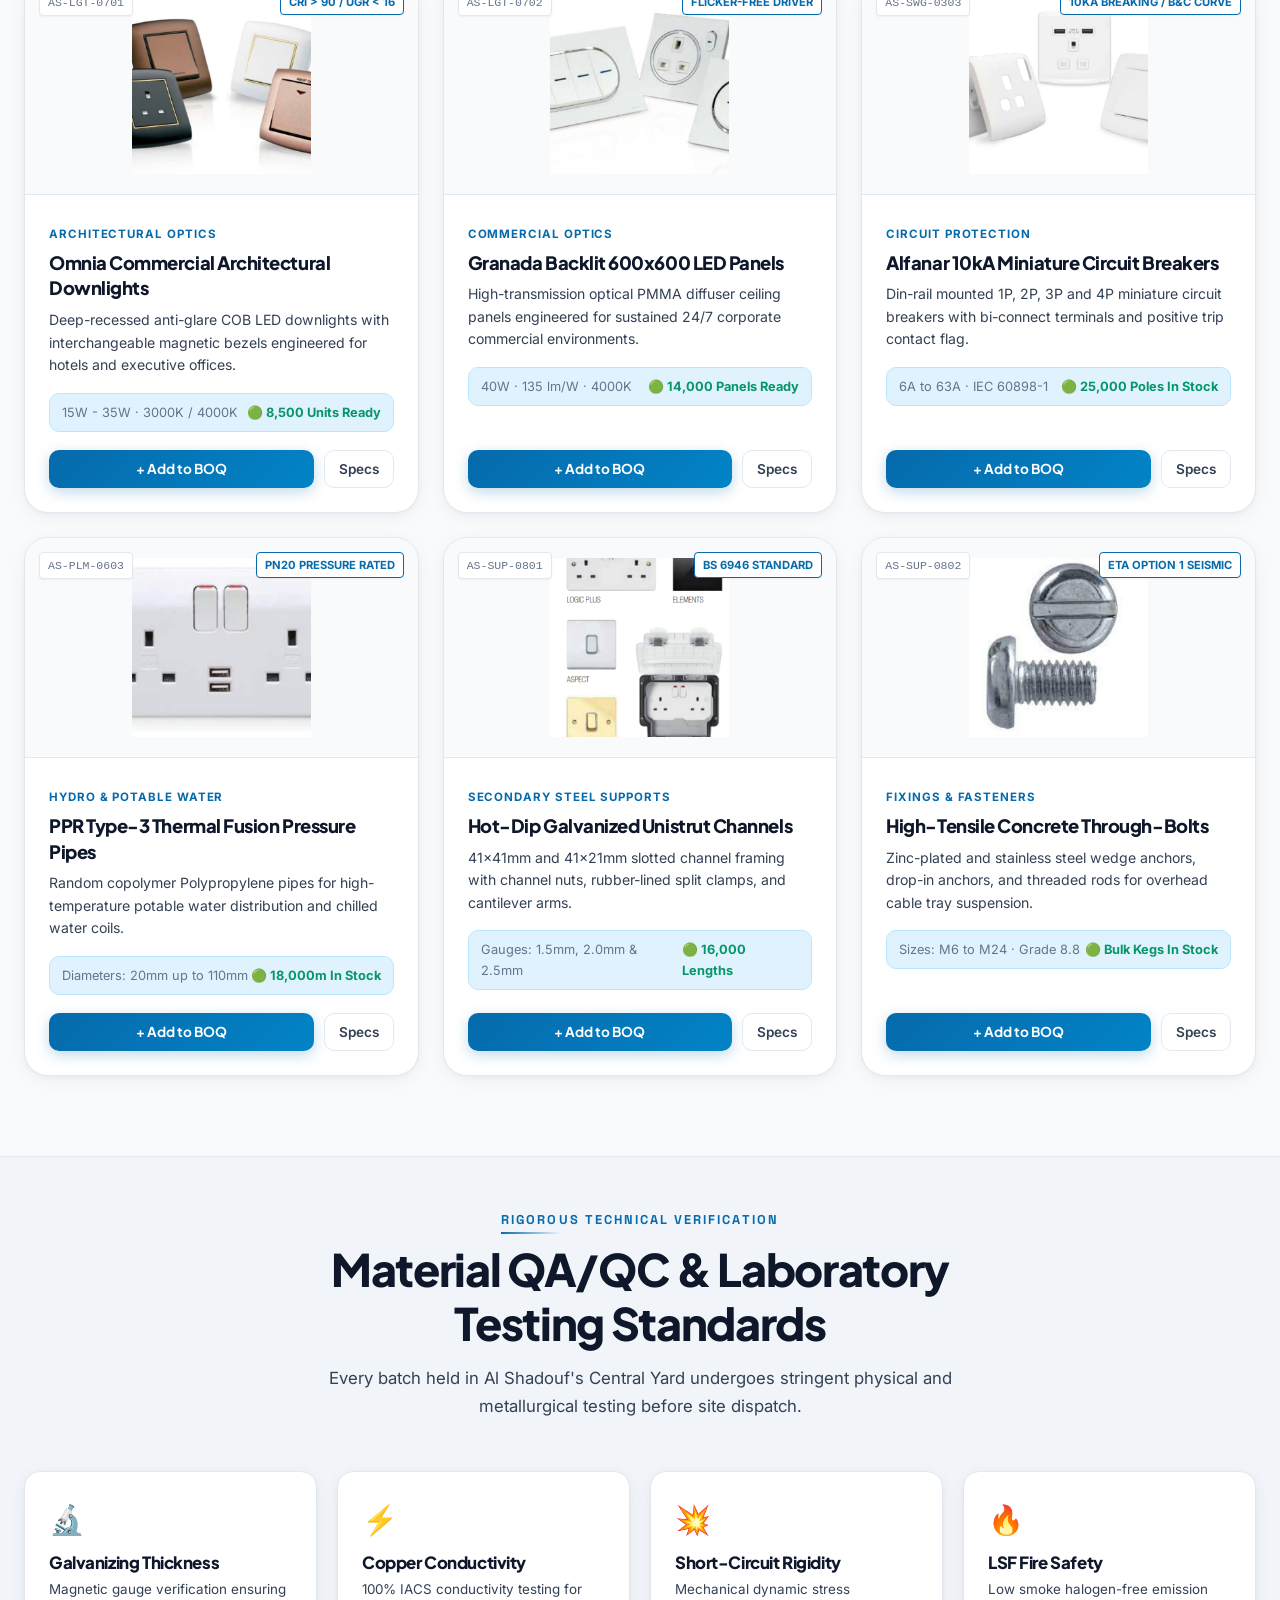
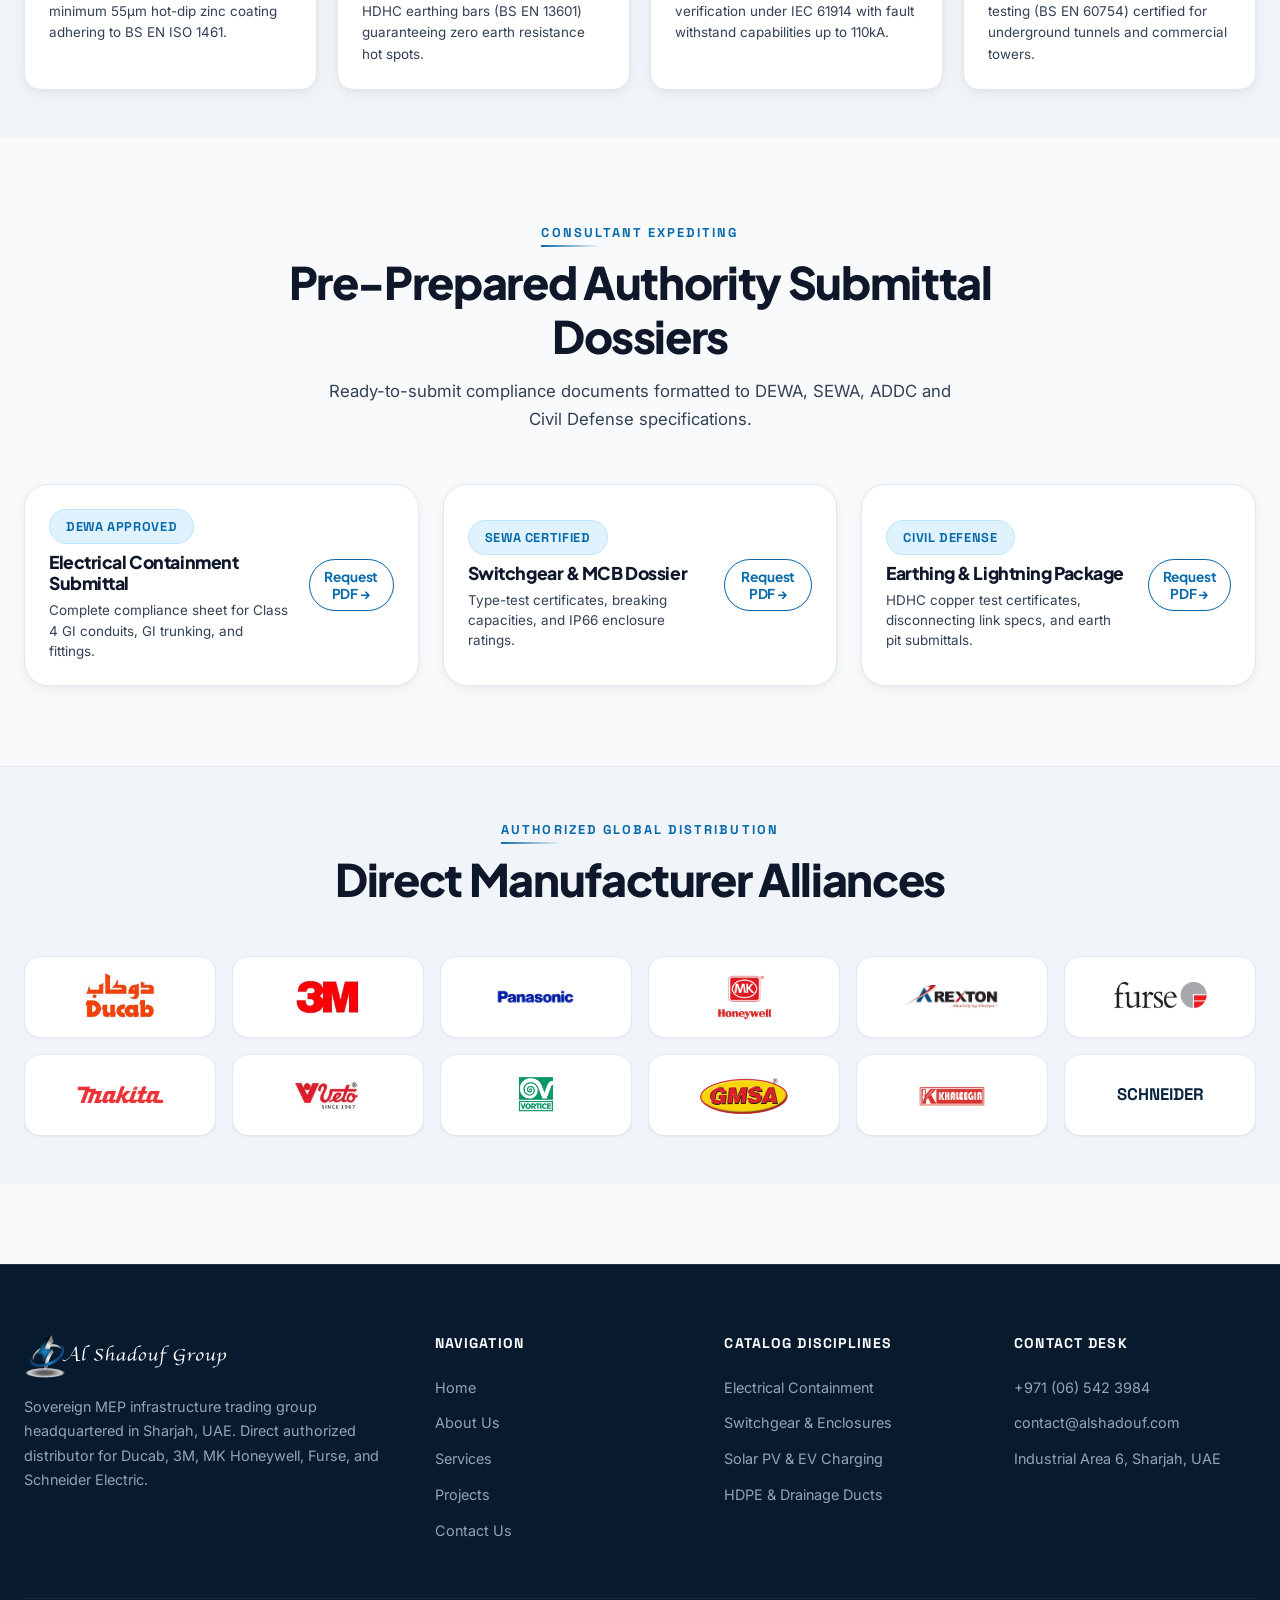
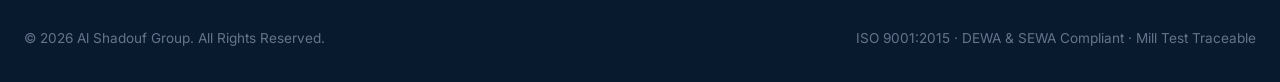
<file: products.html>
<!DOCTYPE html>
<html lang="en">
<head>
  <meta charset="UTF-8">
  <meta name="viewport" content="width=device-width, initial-scale=1.0">
  <meta name="description" content="Al Shadouf Group Verified MEP Product Inventory: Electrical conduits, cable cleats, ABB Terra EV chargers, switchgear enclosures, Furse copper earth bars, and drainage pipes.">
  <title>Engineering Product Inventory & Live BOQ Builder | Al Shadouf Group — UAE</title>
  <link rel="icon" type="image/png" sizes="192x192" href="images/cropped-shadoufNew_logo-192x192.png?v=2">
  <link rel="icon" type="image/png" sizes="32x32" href="images/favicon-32x32.png?v=2">
  <link rel="icon" type="image/png" sizes="16x16" href="images/favicon-16x16.png?v=2">
  <link rel="icon" type="image/svg+xml" href="images/favicon.svg?v=2">
  <link rel="apple-touch-icon" href="images/cropped-shadoufNew_logo-192x192.png?v=2">
  <link rel="shortcut icon" href="favicon.ico?v=2">
  <link rel="stylesheet" href="css/style.css">
  <style>
    /* LIGHT THEME PRODUCTS PAGE CONSOLE */
    .products-hero-terminal {
      padding-top: 100px;
      padding-bottom: 40px;
      position: relative;
      background: radial-gradient(circle at 80% 20%, rgba(6, 106, 171, 0.08), transparent 50%),
                  radial-gradient(circle at 20% 80%, rgba(2, 132, 199, 0.06), transparent 50%),
                  #F8FAFC;
      border-bottom: 1px solid var(--border-subtle);
      overflow: hidden;
    }
    .warehouse-ticker-strip {
      background: var(--navy-dark);
      border-bottom: 1px solid rgba(255, 255, 255, 0.1);
      padding: 10px 0;
      font-size: 0.82rem;
      font-family: var(--font-mono, monospace);
      color: #38BDF8;
      overflow: hidden;
      white-space: nowrap;
    }
    .ticker-content {
      display: inline-block;
      animation: tickerScroll 35s linear infinite;
    }
    @keyframes tickerScroll {
      0% { transform: translateX(100%); }
      100% { transform: translateX(-100%); }
    }
    .terminal-hero-grid {
      display: grid;
      grid-template-columns: 1.25fr 1fr;
      gap: 36px;
      align-items: center;
      margin-top: 24px;
    }
    @media (max-width: 900px) {
      .terminal-hero-grid { grid-template-columns: 1fr; }
    }
    .terminal-hero-title {
      font-size: clamp(2.2rem, 4.2vw, 3.4rem);
      font-weight: 900;
      color: var(--text-main);
      line-height: 1.15;
      margin-bottom: 16px;
      letter-spacing: -0.02em;
    }
    .hero-search-box {
      position: relative;
      margin-top: 24px;
    }
    .hero-search-input {
      width: 100%;
      padding: 18px 24px 18px 54px;
      background: #FFFFFF;
      border: 1.5px solid var(--border-subtle);
      border-radius: var(--radius-md);
      color: var(--text-main);
      font-size: 1.05rem;
      outline: none;
      transition: all 0.3s ease;
      box-shadow: var(--shadow-card);
    }
    .hero-search-input:focus {
      border-color: var(--blue-primary);
      box-shadow: 0 0 25px rgba(6, 106, 171, 0.2);
    }
    .hero-search-icon {
      position: absolute;
      left: 20px;
      top: 50%;
      transform: translateY(-50%);
      font-size: 1.3rem;
      color: var(--blue-primary);
    }
    .spotlight-material-card {
      background: #FFFFFF;
      border: 1px solid var(--border-subtle);
      border-radius: var(--radius-xl);
      padding: 28px;
      box-shadow: var(--shadow-elevated);
      position: relative;
    }
    .spotlight-material-card::before {
      content: '';
      position: absolute;
      top: 0; left: 0; right: 0; height: 4px;
      background: var(--blue-gradient);
    }

    /* Discipline Filter Buttons */
    .filter-btn-tech {
      padding: 10px 20px;
      border-radius: var(--radius-full);
      font-size: 0.85rem;
      font-weight: 700;
      font-family: var(--font-heading);
      border: 1px solid var(--border-subtle);
      background: #FFFFFF;
      color: var(--text-muted);
      cursor: pointer;
      transition: all 0.2s ease;
      box-shadow: var(--shadow-sm);
    }
    .filter-btn-tech:hover, .filter-btn-tech.active {
      background: var(--blue-gradient);
      color: #FFFFFF;
      border-color: var(--blue-primary);
      font-weight: 800;
      box-shadow: 0 4px 18px rgba(6, 106, 171, 0.3);
    }

    /* Product Cards Styling */
    .product-grid-view {
      display: grid;
      grid-template-columns: repeat(3, 1fr);
      gap: 24px;
    }
    @media (max-width: 992px) {
      .product-grid-view { grid-template-columns: repeat(2, 1fr); }
    }
    @media (max-width: 600px) {
      .product-grid-view { grid-template-columns: 1fr; }
    }
    .product-box {
      background: #FFFFFF;
      border: 1px solid var(--border-subtle);
      border-radius: var(--radius-lg);
      overflow: hidden;
      display: flex;
      flex-direction: column;
      transition: all 0.3s ease;
      position: relative;
      box-shadow: var(--shadow-card);
    }
    .product-box:hover {
      transform: translateY(-5px);
      border-color: var(--blue-primary);
      box-shadow: 0 16px 40px rgba(6, 106, 171, 0.16);
    }
    .product-thumb-container {
      height: 220px;
      background: #F8FAFC;
      display: flex;
      align-items: center;
      justify-content: center;
      padding: 20px;
      position: relative;
      border-bottom: 1px solid var(--border-subtle);
    }
    .product-thumb-img {
      max-height: 100%;
      max-width: 100%;
      object-fit: contain;
      transition: transform 0.35s ease;
    }
    .product-box:hover .product-thumb-img {
      transform: scale(1.06);
    }
    .product-authority-badge {
      position: absolute;
      top: 14px;
      right: 14px;
      background: #FFFFFF;
      border: 1px solid var(--blue-primary);
      color: var(--blue-primary);
      font-size: 0.7rem;
      font-weight: 700;
      padding: 3px 8px;
      border-radius: 4px;
      text-transform: uppercase;
      box-shadow: var(--shadow-sm);
    }
    .product-sku-badge {
      position: absolute;
      top: 14px;
      left: 14px;
      background: #FFFFFF;
      border: 1px solid var(--border-subtle);
      color: var(--text-dim);
      font-family: var(--font-mono, monospace);
      font-size: 0.72rem;
      padding: 3px 8px;
      border-radius: 4px;
      box-shadow: var(--shadow-sm);
    }
    .product-details {
      padding: 24px;
      display: flex;
      flex-direction: column;
      flex: 1;
      justify-content: space-between;
    }
    .product-cat-pill {
      font-size: 0.72rem;
      font-weight: 700;
      color: var(--blue-primary);
      text-transform: uppercase;
      letter-spacing: 0.08em;
      margin-bottom: 6px;
      display: inline-block;
    }
    .product-title {
      font-size: 1.15rem;
      font-weight: 800;
      color: var(--text-main);
      margin-bottom: 8px;
      line-height: 1.4;
    }
    .product-desc {
      font-size: 0.88rem;
      color: var(--text-muted);
      line-height: 1.6;
      margin-bottom: 16px;
      flex: 1;
    }
    .product-spec-row {
      background: var(--blue-soft);
      border: 1px solid #BAE6FD;
      border-radius: var(--radius-sm);
      padding: 8px 12px;
      margin-bottom: 18px;
      display: flex;
      justify-content: space-between;
      align-items: center;
      font-size: 0.8rem;
    }
    .product-action-row {
      display: flex;
      gap: 10px;
    }
    .btn-add-boq {
      flex: 1;
      padding: 10px 14px;
      border-radius: var(--radius-sm);
      font-size: 0.85rem;
      font-weight: 700;
      font-family: var(--font-heading);
      background: var(--blue-gradient);
      color: #FFFFFF;
      border: none;
      cursor: pointer;
      display: flex;
      align-items: center;
      justify-content: center;
      gap: 6px;
      transition: all 0.25s ease;
      box-shadow: 0 4px 14px rgba(6, 106, 171, 0.25);
    }
    .btn-add-boq:hover {
      box-shadow: 0 6px 20px rgba(6, 106, 171, 0.4);
      transform: translateY(-2px);
    }
    .btn-view-spec {
      padding: 10px 14px;
      border-radius: var(--radius-sm);
      font-size: 0.85rem;
      font-weight: 600;
      background: #FFFFFF;
      border: 1.5px solid var(--border-subtle);
      color: var(--text-muted);
      cursor: pointer;
      transition: all 0.2s ease;
    }
    .btn-view-spec:hover {
      background: var(--blue-soft);
      color: var(--blue-primary);
      border-color: var(--blue-primary);
    }

    /* Engineering Spec Table View */
    .spec-table-container {
      background: #FFFFFF;
      border: 1px solid var(--border-subtle);
      border-radius: var(--radius-lg);
      overflow-x: auto;
      box-shadow: var(--shadow-card);
      display: none;
    }
    .spec-table {
      width: 100%;
      border-collapse: collapse;
      text-align: left;
      font-size: 0.88rem;
    }
    .spec-table th {
      background: #F1F5F9;
      padding: 16px 20px;
      font-family: var(--font-heading);
      font-size: 0.8rem;
      font-weight: 700;
      color: var(--blue-primary);
      text-transform: uppercase;
      letter-spacing: 0.06em;
      border-bottom: 2px solid var(--blue-primary);
      white-space: nowrap;
    }
    .spec-table td {
      padding: 16px 20px;
      border-bottom: 1px solid var(--border-subtle);
      vertical-align: middle;
      color: var(--text-muted);
    }
    .spec-table tr:hover td {
      background: var(--blue-soft);
      color: var(--text-main);
    }
    .spec-table-thumb {
      width: 52px;
      height: 52px;
      object-fit: contain;
      background: #F8FAFC;
      border-radius: var(--radius-sm);
      padding: 4px;
      border: 1px solid var(--border-subtle);
    }

    /* Floating BOQ Dock & Tray */
    .boq-floating-dock {
      position: fixed;
      bottom: 28px;
      right: 28px;
      z-index: 990;
      background: var(--navy-dark);
      border: 1.5px solid var(--blue-primary);
      border-radius: 50px;
      padding: 12px 24px;
      display: flex;
      align-items: center;
      gap: 16px;
      cursor: pointer;
      box-shadow: 0 10px 30px rgba(10, 37, 64, 0.4);
      transition: all 0.3s ease;
    }
    .boq-floating-dock:hover {
      transform: translateY(-4px) scale(1.02);
      box-shadow: 0 16px 40px rgba(6, 106, 171, 0.35);
    }
    .boq-badge-counter {
      width: 28px;
      height: 28px;
      border-radius: 50%;
      background: var(--blue-primary);
      color: #FFFFFF;
      font-weight: 800;
      font-size: 0.85rem;
      display: flex;
      align-items: center;
      justify-content: center;
    }

    .boq-tray-modal {
      position: fixed;
      top: 0; left: 0; right: 0; bottom: 0;
      background: rgba(15, 23, 42, 0.6);
      backdrop-filter: blur(8px);
      z-index: 1000;
      display: none;
      align-items: center;
      justify-content: center;
      padding: 20px;
    }
    .boq-tray-content {
      background: #FFFFFF;
      border: 1px solid var(--blue-primary);
      border-radius: var(--radius-xl);
      width: 100%;
      max-width: 680px;
      max-height: 85vh;
      display: flex;
      flex-direction: column;
      overflow: hidden;
      box-shadow: var(--shadow-elevated);
      animation: modalSlideUp 0.3s ease;
    }
    @keyframes modalSlideUp {
      from { transform: translateY(40px); opacity: 0; }
      to { transform: translateY(0); opacity: 1; }
    }
    .boq-modal-header {
      padding: 20px 28px;
      border-bottom: 1px solid var(--border-subtle);
      display: flex;
      justify-content: space-between;
      align-items: center;
      background: #F8FAFC;
    }
    .boq-items-list {
      padding: 24px 28px;
      overflow-y: auto;
      flex: 1;
      display: flex;
      flex-direction: column;
      gap: 14px;
    }
    .boq-tray-item {
      display: flex;
      align-items: center;
      justify-content: space-between;
      padding: 12px 16px;
      background: #F8FAFC;
      border: 1px solid var(--border-subtle);
      border-radius: var(--radius-md);
      gap: 16px;
    }
    .boq-modal-footer {
      padding: 20px 28px;
      border-top: 1px solid var(--border-subtle);
      background: #F8FAFC;
      display: flex;
      gap: 12px;
      justify-content: flex-end;
    }

    /* QA/QC Testing Protocol Grid */
    .qa-protocol-box {
      background: #FFFFFF;
      border: 1px solid var(--border-subtle);
      border-radius: var(--radius-md);
      padding: 24px;
      box-shadow: var(--shadow-card);
      transition: all 0.25s;
    }
    .qa-protocol-box:hover {
      border-color: var(--blue-primary);
      transform: translateY(-3px);
      box-shadow: 0 10px 25px rgba(6, 106, 171, 0.12);
    }

    /* Submittal Download Card */
    .submittal-pack-card {
      background: #FFFFFF;
      border: 1px solid var(--border-subtle);
      border-radius: var(--radius-lg);
      padding: 24px;
      display: flex;
      align-items: center;
      justify-content: space-between;
      gap: 20px;
      box-shadow: var(--shadow-card);
      transition: all 0.25s;
    }
    .submittal-pack-card:hover {
      border-color: var(--blue-primary);
      box-shadow: 0 12px 30px rgba(6, 106, 171, 0.15);
    }
  </style>
</head>
<body>

  <!-- Top Bar: Deep Sovereign Navy -->
  <div class="top-bar">
    <div class="container top-bar-inner">
      <div class="top-bar-left">
        <a href="tel:+97165423984"><span>📞</span> +971 (06) 542 3984</a>
        <a href="mailto:contact@alshadouf.com"><span>✉️</span> contact@alshadouf.com</a>
        <span>Industrial Area - 06, Sharjah, UAE</span>
      </div>
      <div class="top-bar-right">
        <span>5,420+ Certified Active SKUs Held In Warehouse</span>
      </div>
    </div>
  </div>

  <!-- Navbar: Crisp Pure White with Dark-Text Official Logo -->
  <nav class="navbar" id="navbar">
    <div class="container nav-inner">
      <a href="index.html" style="display:flex; align-items:center;">
        <img src="images/New01shadouf_logo_dark.svg" alt="Al Shadouf Group" class="nav-official-logo">
      </a>

      <div class="nav-menu" id="navLinks">
        <a href="index.html" class="nav-link">Home</a>
        <a href="about.html" class="nav-link">About</a>
        <div class="nav-dropdown">
          <a href="products.html" class="nav-link active">Products <span style="font-size:0.65rem; opacity:0.6;">▼</span></a>
          <div class="nav-dropdown-menu">
            <a href="products.html?cat=electrical">⚡ Electrical & Cable Systems</a>
            <a href="products.html?cat=switchgear">⚙️ Switchgear & Enclosures</a>
            <a href="products.html?cat=solar">☀️ Solar PV & EV Charging</a>
            <a href="products.html?cat=plumbing">🔧 Drainage & Hydro Piping</a>
            <a href="products.html?cat=lighting">💡 Architectural & LED Lighting</a>
            <a href="products.html?cat=earthing">⚡ Earthing & Lightning Bars</a>
          </div>
        </div>
        <a href="services.html" class="nav-link">Services</a>
        <a href="projects.html" class="nav-link">Projects</a>
        <a href="contact.html" class="nav-link">Contact</a>
        <a href="#quote" class="btn btn-primary btn-sm nav-cta">Instant RFQ</a>
      </div>

      <div class="hamburger" id="menuToggle" aria-label="Toggle menu">
        <span></span><span></span><span></span>
      </div>
    </div>
  </nav>

  <!-- LIVE WAREHOUSE TICKER STRIP -->
  <div class="warehouse-ticker-strip">
    <div class="ticker-content">
      ⚡ SHARJAH CENTRAL YARD: 14 TONS HOT-DIP GI CONDUIT LOADED FOR BUSINESS BAY · 12,000M DUCAB 4C CABLES CLEARED FOR JAFZA MEGA-HUB · 35 ABB TERRA 22kW EV WALLBOXES IN STOCK · FURSE COPPER EARTH BARS 10-WAY READY FOR IMMEDIATE DEWA INSPECTION · 100% MILL TEST TRACEABILITY GUARANTEED ·
    </div>
  </div>

  <!-- LIGHT THEME HERO: ENTERPRISE INVENTORY COMMAND TERMINAL -->
  <section class="products-hero-terminal">
    <div class="container">
      <div class="terminal-hero-grid fade-in">
        
        <!-- Left: Search Console & Live Heading -->
        <div>
          <div style="display:flex; align-items:center; gap:12px; margin-bottom:12px;">
            <span class="tech-pill">REAL-TIME LOGISTICS HUD</span>
            <span style="font-size:0.8rem; color:var(--emerald-live); font-weight:700;">🟢 Stock Available for Same-Day Dispatch</span>
          </div>

          <h1 class="terminal-hero-title">
            Certified MEP Material <span class="text-gradient-blue">Inventory Terminal.</span>
          </h1>
          <p style="color:var(--text-muted); font-size:1.05rem; line-height:1.7; max-width:620px;">
            Direct inventory access to 5,420+ pre-cleared electro-mechanical items held at our Sharjah Central Staging Yard. Search parts, verify standards, and build live bill of quantities (BOQ).
          </p>

          <!-- Integrated Live Search Input -->
          <div class="hero-search-box">
            <span class="hero-search-icon">🔍</span>
            <input type="text" id="productSearchInput" class="hero-search-input" placeholder="Type material: EV Charger, GI Conduit, Cleat, Earth Bar, PVC, MK Socket, Enclosure...">
          </div>

          <!-- Quick Search Tags -->
          <div style="display:flex; gap:8px; flex-wrap:wrap; margin-top:14px; font-size:0.8rem;">
            <span style="color:var(--text-dim);">Popular Inquiries:</span>
            <a href="javascript:void(0)" onclick="applySearchTag('EV Charger')" style="color:var(--blue-primary); text-decoration:underline; font-weight:600;">ABB EV Charger</a>
            <a href="javascript:void(0)" onclick="applySearchTag('GI Conduit')" style="color:var(--blue-primary); text-decoration:underline; font-weight:600;">GI Conduit</a>
            <a href="javascript:void(0)" onclick="applySearchTag('MK')" style="color:var(--blue-primary); text-decoration:underline; font-weight:600;">MK Sockets</a>
            <a href="javascript:void(0)" onclick="applySearchTag('Earth Bar')" style="color:var(--blue-primary); text-decoration:underline; font-weight:600;">Furse Earth Bars</a>
            <a href="javascript:void(0)" onclick="applySearchTag('Drainage')" style="color:var(--blue-primary); text-decoration:underline; font-weight:600;">PVC Underground</a>
          </div>
        </div>

        <!-- Right: Interactive Featured Material Spotlight -->
        <div class="spotlight-material-card">
          <div style="display:flex; justify-content:space-between; align-items:center; margin-bottom:14px;">
            <span class="tech-pill">MATERIAL SPOTLIGHT OF THE DAY</span>
            <span style="font-family:var(--font-mono); font-size:0.75rem; color:var(--text-dim);">SKU: AS-EV-0201</span>
          </div>

          <div style="display:flex; gap:20px; align-items:center;">
            <div style="width:130px; height:130px; background:#F8FAFC; border-radius:12px; border:1px solid var(--border-subtle); display:flex; align-items:center; justify-content:center; padding:10px; flex-shrink:0;">
              <img src="images/Terra-AC-W22-T-RD-M-0-265x265_c.jpg" alt="ABB Terra AC EV Charger" style="max-height:100%; max-width:100%; object-fit:contain;">
            </div>
            <div>
              <h3 style="font-size:1.15rem; color:var(--text-main); margin-bottom:6px;">ABB Terra AC 22kW Commercial Wallbox</h3>
              <p style="font-size:0.84rem; color:var(--text-muted); line-height:1.5; margin-bottom:10px;">
                Type 2 RFID authenticated commercial EV station with MID meter & dynamic load balancing. Pre-approved for DEWA EV Green Charger initiative.
              </p>
              <div style="font-size:0.8rem; color:var(--emerald-live); font-weight:700;">
                <span>🟢 45 Units Staged in Sharjah Yard</span>
              </div>
            </div>
          </div>

          <div style="margin-top:18px; padding-top:14px; border-top:1px solid var(--border-subtle); display:flex; gap:10px;">
            <button class="btn btn-primary btn-sm" style="flex:1; justify-content:center;" onclick="addToBOQ('AS-EV-0201', 'ABB Terra AC Wallbox 22kW Station', 'EV Infrastructure')">+ Add to BOQ Tray</button>
            <button class="btn btn-outline btn-sm" onclick="openSpecModal('ABB Terra AC Wallbox 22kW', 'AS-EV-0201', 'IEC 61851-1 / DEWA EV Standards', 'Flame Retardant Polycarbonate (IP54 / IK10)', 'Output: 3-Phase 400V, 32A, 22kW Max', 'Connectivity: Wi-Fi, Ethernet, Bluetooth, 4G, RFID', 'DEWA EV Green Charger Approved')">Inspect Specs</button>
          </div>
        </div>

      </div>
    </div>
  </section>

  <!-- DISCIPLINE FILTER & VIEW ENGINE -->
  <section class="section" style="padding-top:30px;">
    <div class="container">

      <!-- Discipline Filter Tabs -->
      <div style="display:flex; gap:10px; flex-wrap:wrap; justify-content:center; margin-bottom:28px;" class="fade-in">
        <button class="filter-btn filter-btn-tech active" data-filter="all">All Disciplines (18)</button>
        <button class="filter-btn filter-btn-tech" data-filter="electrical">⚡ Electrical Containment</button>
        <button class="filter-btn filter-btn-tech" data-filter="switchgear">⚙️ Switchgear & Enclosures</button>
        <button class="filter-btn filter-btn-tech" data-filter="solar">☀️ Solar PV & EV Tech</button>
        <button class="filter-btn filter-btn-tech" data-filter="plumbing">🔧 Drainage & Piping</button>
        <button class="filter-btn filter-btn-tech" data-filter="lighting">💡 Architectural LED</button>
        <button class="filter-btn filter-btn-tech" data-filter="earthing">⚡ Earthing & Grounding</button>
      </div>

      <!-- Controls & Count Bar -->
      <div style="display:flex; justify-content:space-between; align-items:center; flex-wrap:wrap; gap:16px; margin-bottom:28px; padding-bottom:16px; border-bottom:1px solid var(--border-subtle);" class="fade-in">
        <div style="font-size:0.92rem; color:var(--text-muted);">
          Displaying <span id="visibleProductCount" style="color:var(--blue-primary); font-weight:800;">18</span> Verified Materials In Yard
        </div>

        <div style="display:flex; background:#FFFFFF; border:1px solid var(--border-subtle); border-radius:50px; padding:4px; gap:4px; box-shadow:var(--shadow-sm);">
          <button class="view-toggle-btn active" id="btnGridView" onclick="setCatalogView('grid')" style="padding:8px 18px; border-radius:50px; font-size:0.85rem; font-weight:700; background:var(--blue-gradient); color:#FFFFFF; border:none; cursor:pointer;">
            <span>🔳</span> Cyber Grid View
          </button>
          <button class="view-toggle-btn" id="btnTableView" onclick="setCatalogView('table')" style="padding:8px 18px; border-radius:50px; font-size:0.85rem; font-weight:600; background:transparent; color:var(--text-muted); border:none; cursor:pointer;">
            <span>📑</span> Engineering Spec Table
          </button>
        </div>
      </div>

      <!-- VIEW 1: PRODUCT GRID (LIGHT THEME) -->
      <div class="product-grid-view" id="productGridContainer">

        <!-- Product 1: GI Conduit -->
        <div class="product-box fade-in" data-category="electrical" data-name="Class 4 Hot-Dip GI Conduits & Fittings" data-sku="AS-ELE-0101">
          <div class="product-thumb-container">
            <span class="product-sku-badge">AS-ELE-0101</span>
            <span class="product-authority-badge">DEWA / BS 4568</span>
            <img src="images/GImain-265x265_c.png" alt="GI Conduit & Accessories" class="product-thumb-img">
          </div>
          <div class="product-details">
            <div>
              <span class="product-cat-pill">Electrical Containment</span>
              <h3 class="product-title">Class 4 Hot-Dip GI Conduits & Accessories</h3>
              <p class="product-desc">Heavy-gauge welded galvanized steel conduits, inspection elbows, circular junction boxes, and male brass bushes.</p>
              <div class="product-spec-row">
                <span style="color:var(--text-dim);">Sizes: 20mm, 25mm, 32mm</span>
                <span style="color:var(--emerald-live); font-weight:700;">🟢 45,000m In Stock</span>
              </div>
            </div>
            <div class="product-action-row">
              <button class="btn-add-boq" onclick="addToBOQ('AS-ELE-0101', 'Class 4 Hot-Dip GI Conduits (25mm)', 'Electrical Containment')">+ Add to BOQ</button>
              <button class="btn-view-spec" onclick="openSpecModal('Class 4 Hot-Dip GI Conduits', 'AS-ELE-0101', 'BS EN 61386-21 / BS 4568 Class 4', 'Hot-Dip Galvanized Heavy Gauge Steel', '20mm, 25mm, 32mm (3.75m standard length)', 'Operating Temp: -45°C to +250°C', 'DEWA, SEWA, ADDC, Civil Defense approved')">Specs</button>
            </div>
          </div>
        </div>

        <!-- Product 2: Two-Bolt LSF Cleats -->
        <div class="product-box fade-in" data-category="electrical" data-name="Two-Bolt LSF Polymer Cable Cleats" data-sku="AS-ELE-0102">
          <div class="product-thumb-container">
            <span class="product-sku-badge">AS-ELE-0102</span>
            <span class="product-authority-badge">IEC 61914 Certified</span>
            <img src="images/Two-Bolt-LSF-Type-Cleat-1-265x265_c.png" alt="Two-Bolt LSF Cable Cleat" class="product-thumb-img">
          </div>
          <div class="product-details">
            <div>
              <span class="product-cat-pill">Cable Cleats & Fixings</span>
              <h3 class="product-title">Two-Bolt LSF Polymer Cable Cleats</h3>
              <p class="product-desc">Low Smoke & Fume (LSF) polymeric two-bolt cleats designed to restrain high-fault single/multi-core power cables.</p>
              <div class="product-spec-row">
                <span style="color:var(--text-dim);">Cable OD: 50mm - 130mm</span>
                <span style="color:var(--emerald-live); font-weight:700;">🟢 12,000 Pcs Ready</span>
              </div>
            </div>
            <div class="product-action-row">
              <button class="btn-add-boq" onclick="addToBOQ('AS-ELE-0102', 'Two-Bolt LSF Polymer Cable Cleats', 'Cable Fixings')">+ Add to BOQ</button>
              <button class="btn-view-spec" onclick="openSpecModal('Two-Bolt LSF Cable Cleat', 'AS-ELE-0102', 'IEC 61914 / BS 7671', 'Low Smoke Zero Halogen UV-Stabilized Polymer', 'Cable OD Range: 50mm to 130mm', 'Peak Short Circuit Withstand: Up to 80kA', 'SEWA, DEWA, JAFZA Approved')">Specs</button>
            </div>
          </div>
        </div>

        <!-- Product 3: Cast Aluminium Trefoil Cleats -->
        <div class="product-box fade-in" data-category="electrical" data-name="Cast Aluminium Trefoil Cable Cleats" data-sku="AS-ELE-0103">
          <div class="product-thumb-container">
            <span class="product-sku-badge">AS-ELE-0103</span>
            <span class="product-authority-badge">110kA Fault Rated</span>
            <img src="images/Aluminium-Trefoil-Cleat-1-265x265_c.png" alt="Aluminium Trefoil Cleat" class="product-thumb-img">
          </div>
          <div class="product-details">
            <div>
              <span class="product-cat-pill">High-Voltage Cleating</span>
              <h3 class="product-title">Cast Aluminium Trefoil Cable Cleats</h3>
              <p class="product-desc">Heavy-duty LM6 cast aluminium cleats with neoprene liners for securing single-core power cables in trefoil formation.</p>
              <div class="product-spec-row">
                <span style="color:var(--text-dim);">Trefoil OD: 24mm - 76mm</span>
                <span style="color:var(--emerald-live); font-weight:700;">🟢 In Stock</span>
              </div>
            </div>
            <div class="product-action-row">
              <button class="btn-add-boq" onclick="addToBOQ('AS-ELE-0103', 'Cast Aluminium Trefoil Cable Cleats', 'High-Voltage Cleating')">+ Add to BOQ</button>
              <button class="btn-view-spec" onclick="openSpecModal('Cast Aluminium Trefoil Cleat', 'AS-ELE-0103', 'IEC 61914 / BS EN 50368', 'Cast Aluminium LM6 with Low Smoke Neoprene Cushion', 'Trefoil Formation OD: 24mm - 76mm', 'Fault Current: 110kA Peak', 'Sub-station & Power Plant Approved')">Specs</button>
            </div>
          </div>
        </div>

        <!-- Product 4: ABB Terra AC 22kW EV Charger -->
        <div class="product-box fade-in" data-category="solar" data-name="ABB Terra AC Wallbox EV Charger (22kW)" data-sku="AS-EV-0201">
          <div class="product-thumb-container">
            <span class="product-sku-badge">AS-EV-0201</span>
            <span class="product-authority-badge">DEWA EV Approved</span>
            <img src="images/Terra-AC-W22-T-RD-M-0-265x265_c.jpg" alt="ABB Terra AC EV Charger 22kW" class="product-thumb-img">
          </div>
          <div class="product-details">
            <div>
              <span class="product-cat-pill">EV Infrastructure / Solar</span>
              <h3 class="product-title">ABB Terra AC Wallbox 22kW Station</h3>
              <p class="product-desc">Commercial EV charging station featuring Type 2 socket, RFID authentication, integrated MID meter, and cloud telemetry.</p>
              <div class="product-spec-row">
                <span style="color:var(--text-dim);">3-Phase 32A / 22kW · OCPP 1.6J</span>
                <span style="color:var(--emerald-live); font-weight:700;">🟢 Stock Held in Yard</span>
              </div>
            </div>
            <div class="product-action-row">
              <button class="btn-add-boq" onclick="addToBOQ('AS-EV-0201', 'ABB Terra AC Wallbox 22kW Station', 'EV Infrastructure')">+ Add to BOQ</button>
              <button class="btn-view-spec" onclick="openSpecModal('ABB Terra AC Wallbox 22kW', 'AS-EV-0201', 'IEC 61851-1 / DEWA EV Standards', 'Flame Retardant Polycarbonate (IP54 / IK10)', 'Output: 3-Phase 400V, 32A, 22kW Max', 'Connectivity: Wi-Fi, Ethernet, Bluetooth, 4G, RFID', 'DEWA EV Green Charger Approved')">Specs</button>
            </div>
          </div>
        </div>

        <!-- Product 5: ABB Terra AC 11kW EV Charger -->
        <div class="product-box fade-in" data-category="solar" data-name="ABB Terra AC Wallbox EV Charger (11kW)" data-sku="AS-EV-0202">
          <div class="product-thumb-container">
            <span class="product-sku-badge">AS-EV-0202</span>
            <span class="product-authority-badge">Smart Solar Ready</span>
            <img src="images/Terra-AC-W11-G5-R-0-265x265_c.png" alt="ABB Terra AC EV Charger 11kW" class="product-thumb-img">
          </div>
          <div class="product-details">
            <div>
              <span class="product-cat-pill">EV Infrastructure / Residential</span>
              <h3 class="product-title">ABB Terra AC 11kW Smart Charger</h3>
              <p class="product-desc">Compact residential and commercial wallbox with built-in DC ground fault leakage detector and load balancing.</p>
              <div class="product-spec-row">
                <span style="color:var(--text-dim);">3-Phase 16A / 11kW · Type 2</span>
                <span style="color:var(--emerald-live); font-weight:700;">🟢 35 Units Ready</span>
              </div>
            </div>
            <div class="product-action-row">
              <button class="btn-add-boq" onclick="addToBOQ('AS-EV-0202', 'ABB Terra AC 11kW Charger', 'EV Infrastructure')">+ Add to BOQ</button>
              <button class="btn-view-spec" onclick="openSpecModal('ABB Terra AC 11kW', 'AS-EV-0202', 'IEC 61851-1 / EN 61000', 'IP54 / IK10 Housing', 'Output: 3-Phase 11kW', 'Protection: Overcurrent, Overvoltage, DC Leakage 6mA', 'UAE Utility Certified')">Specs</button>
            </div>
          </div>
        </div>

        <!-- Product 6: IP66 Single-Door Metal Enclosures -->
        <div class="product-box fade-in" data-category="switchgear" data-name="IP66 Single-Door Steel Enclosures" data-sku="AS-SWG-0301">
          <div class="product-thumb-container">
            <span class="product-sku-badge">AS-SWG-0301</span>
            <span class="product-authority-badge">IP66 / IK10 Rated</span>
            <img src="images/Metal-Enclosures-Single-Door1-265x265_c.png" alt="Metal Enclosure Single Door" class="product-thumb-img">
          </div>
          <div class="product-details">
            <div>
              <span class="product-cat-pill">Switchgear & Panels</span>
              <h3 class="product-title">IP66 Single-Door Steel Enclosures</h3>
              <p class="product-desc">RAL 7035 powder-coated sheet steel distribution enclosures with zinc-plated chassis plate and seamless PU gasket.</p>
              <div class="product-spec-row">
                <span style="color:var(--text-dim);">Sizes: 300x200 up to 1200x800mm</span>
                <span style="color:var(--emerald-live); font-weight:700;">🟢 2,400 Units In Stock</span>
              </div>
            </div>
            <div class="product-action-row">
              <button class="btn-add-boq" onclick="addToBOQ('AS-SWG-0301', 'IP66 Single-Door Steel Enclosure', 'Switchgear')">+ Add to BOQ</button>
              <button class="btn-view-spec" onclick="openSpecModal('IP66 Steel Enclosure', 'AS-SWG-0301', 'IEC 62208 / EN 60529', 'Cold-Rolled Steel 1.5mm - 2.0mm thickness', 'Finish: Epoxy Polyester Powder Coat RAL 7035', 'IP Rating: IP66 / Impact: IK10', 'DEWA & SEWA Form 2/4 Compliant')">Specs</button>
            </div>
          </div>
        </div>

        <!-- Product 7: Industrial Terminal Distribution Boxes -->
        <div class="product-box fade-in" data-category="switchgear" data-name="Heavy-Duty Terminal Distribution Boxes" data-sku="AS-SWG-0302">
          <div class="product-thumb-container">
            <span class="product-sku-badge">AS-SWG-0302</span>
            <span class="product-authority-badge">NEMA 4X / IP65</span>
            <img src="images/TERMINAL-BOXES3-265x265_c.png" alt="Terminal Boxes" class="product-thumb-img">
          </div>
          <div class="product-details">
            <div>
              <span class="product-cat-pill">ELV & Marshaling</span>
              <h3 class="product-title">Heavy-Duty Terminal Junction Boxes</h3>
              <p class="product-desc">Multi-pole terminal connection boxes for BMS instrumentation, fire alarm loop marshaling, and ELV automation.</p>
              <div class="product-spec-row">
                <span style="color:var(--text-dim);">Configurations: 10 to 60 Terminals</span>
                <span style="color:var(--emerald-live); font-weight:700;">🟢 In Stock</span>
              </div>
            </div>
            <div class="product-action-row">
              <button class="btn-add-boq" onclick="addToBOQ('AS-SWG-0302', 'Heavy-Duty Terminal Junction Box', 'Switchgear')">+ Add to BOQ</button>
              <button class="btn-view-spec" onclick="openSpecModal('Terminal Distribution Box', 'AS-SWG-0302', 'BS EN 60947-7-1', 'Heavy Gauge Steel with DIN-rail mount', 'Terminal Capacity: 2.5mm² to 35mm²', 'Operating Voltage: Up to 1000V AC/DC', 'Civil Defense & BMS Compliant')">Specs</button>
            </div>
          </div>
        </div>

        <!-- Product 8: High-Conductivity Copper Earth Bars -->
        <div class="product-box fade-in" data-category="earthing" data-name="HDHC Copper Earthing & Disconnecting Bars" data-sku="AS-EAR-0401">
          <div class="product-thumb-container">
            <span class="product-sku-badge">AS-EAR-0401</span>
            <span class="product-authority-badge">Furse Equivalent</span>
            <img src="images/Earth-Bars-new-265x265_c.jpg" alt="Copper Earth Bars" class="product-thumb-img">
          </div>
          <div class="product-details">
            <div>
              <span class="product-cat-pill">Earthing & Lightning Protection</span>
              <h3 class="product-title">HDHC Copper Earth Bars with Links</h3>
              <p class="product-desc">Pre-drilled 50x6mm hard-drawn high-conductivity copper bars mounted on reinforced polyester standoff insulators.</p>
              <div class="product-spec-row">
                <span style="color:var(--text-dim);">6, 8, 10, 12 & 20-Way Configurations</span>
                <span style="color:var(--emerald-live); font-weight:700;">🟢 3,500 Bars In Stock</span>
              </div>
            </div>
            <div class="product-action-row">
              <button class="btn-add-boq" onclick="addToBOQ('AS-EAR-0401', 'HDHC Copper Earth Bar (10-Way)', 'Earthing')">+ Add to BOQ</button>
              <button class="btn-view-spec" onclick="openSpecModal('HDHC Copper Earth Bar', 'AS-EAR-0401', 'BS 7430 / BS EN 13601', '99.9% High Conductivity Copper (50x6mm)', 'Base: Galvanized Steel with M10 Brass Screws', 'Disconnecting Link: Removable copper link', 'DEWA, SEWA & Furse Standard')">Specs</button>
            </div>
          </div>
        </div>

        <!-- Product 9: MK Logic Plus 13A Twin Sockets -->
        <div class="product-box fade-in" data-category="electrical" data-name="MK Logic Plus 13A Twin Switched Sockets" data-sku="AS-WIR-0501">
          <div class="product-thumb-container">
            <span class="product-sku-badge">AS-WIR-0501</span>
            <span class="product-authority-badge">20-Year Guarantee</span>
            <img src="images/K2740WHI-265x265_c.jpeg" alt="MK Switch Sockets" class="product-thumb-img">
          </div>
          <div class="product-details">
            <div>
              <span class="product-cat-pill">Wiring Devices / Honeywell</span>
              <h3 class="product-title">MK Logic Plus 13A Twin Sockets</h3>
              <p class="product-desc">Genuine MK Honeywell antimicrobial 13A twin switched socket with 3-pin operated safety child shutter.</p>
              <div class="product-spec-row">
                <span style="color:var(--text-dim);">Model: K2740WHI · Antimicrobial</span>
                <span style="color:var(--emerald-live); font-weight:700;">🟢 50,000 Pcs Ready</span>
              </div>
            </div>
            <div class="product-action-row">
              <button class="btn-add-boq" onclick="addToBOQ('AS-WIR-0501', 'MK Logic Plus 13A Twin Socket K2740WHI', 'Wiring Devices')">+ Add to BOQ</button>
              <button class="btn-view-spec" onclick="openSpecModal('MK Logic Plus 13A Socket', 'AS-WIR-0501', 'BS 1363 Pt 2: 1995', 'Thermoset Urea with Antimicrobial Properties', 'Rating: 13A 250V AC 50Hz', 'Terminal Capacity: 3 x 2.5mm² or 2 x 4mm²', 'DEWA & SEWA Residential Certified')">Specs</button>
            </div>
          </div>
        </div>

        <!-- Product 10: MK 1-Way / 2-Way Light Switches -->
        <div class="product-box fade-in" data-category="electrical" data-name="MK Logic Plus 10A 1-Gang Light Switches" data-sku="AS-WIR-0502">
          <div class="product-thumb-container">
            <span class="product-sku-badge">AS-WIR-0502</span>
            <span class="product-authority-badge">BS EN 60669-1</span>
            <img src="images/K1060D1WHI-265x265_c.jpeg" alt="MK Light Switch" class="product-thumb-img">
          </div>
          <div class="product-details">
            <div>
              <span class="product-cat-pill">Wiring Devices / Honeywell</span>
              <h3 class="product-title">MK Logic Plus 1-Gang 2-Way Switches</h3>
              <p class="product-desc">Heavy-duty 10AX wide-rocker switches engineered for fluorescent, inductive and LED lighting loads.</p>
              <div class="product-spec-row">
                <span style="color:var(--text-dim);">Model: K1060D1WHI · 10AX 250V</span>
                <span style="color:var(--emerald-live); font-weight:700;">🟢 In Stock</span>
              </div>
            </div>
            <div class="product-action-row">
              <button class="btn-add-boq" onclick="addToBOQ('AS-WIR-0502', 'MK Logic Plus 1-Gang Switch K1060', 'Wiring Devices')">+ Add to BOQ</button>
              <button class="btn-view-spec" onclick="openSpecModal('MK Logic Plus 1-Gang Switch', 'AS-WIR-0502', 'BS EN 60669-1: 2000', 'Antimicrobial Thermoset Urea Body', 'Rating: 10AX (Inductive / LED rating)', 'Guarantee: 20 Years Official MK Guarantee', 'UAE Utility Approved')">Specs</button>
            </div>
          </div>
        </div>

        <!-- Product 11: PVC Underground Drainage Pipes -->
        <div class="product-box fade-in" data-category="plumbing" data-name="PVC-U Golden Brown Underground Drainage Pipes" data-sku="AS-PLM-0601">
          <div class="product-thumb-container">
            <span class="product-sku-badge">AS-PLM-0601</span>
            <span class="product-authority-badge">BS EN 1401</span>
            <img src="images/Underground-3-265x265_c.png" alt="Underground Drainage Pipes" class="product-thumb-img">
          </div>
          <div class="product-details">
            <div>
              <span class="product-cat-pill">Hydro & Drainage Systems</span>
              <h3 class="product-title">PVC-U Golden Brown Drainage Pipes</h3>
              <p class="product-desc">BS EN 1401 certified underground gravity sewer and soil drainage pipes with elastomeric rubber ring sockets.</p>
              <div class="product-spec-row">
                <span style="color:var(--text-dim);">Diameters: 110mm, 160mm & 200mm</span>
                <span style="color:var(--emerald-live); font-weight:700;">🟢 28,000m In Yard</span>
              </div>
            </div>
            <div class="product-action-row">
              <button class="btn-add-boq" onclick="addToBOQ('AS-PLM-0601', 'PVC-U Underground Drainage Pipe 160mm', 'Drainage Piping')">+ Add to BOQ</button>
              <button class="btn-view-spec" onclick="openSpecModal('PVC-U Underground Pipe', 'AS-PLM-0601', 'BS EN 1401-1 / BS 4660', 'Unplasticized Polyvinyl Chloride (PVC-U)', 'Ring Stiffness: SN4 / SN8 rating', 'Lengths: 6.0 meter spigot/socket with rubber ring', 'Sharjah & Dubai Municipality Approved')">Specs</button>
            </div>
          </div>
        </div>

        <!-- Product 12: Underground Subsoil Perforated Ducting -->
        <div class="product-box fade-in" data-category="plumbing" data-name="Heavy Perforated Subsoil Drainage Ducts" data-sku="AS-PLM-0602">
          <div class="product-thumb-container">
            <span class="product-sku-badge">AS-PLM-0602</span>
            <span class="product-authority-badge">Civil Infrastructure</span>
            <img src="images/Underground-1-265x265_c.png" alt="Underground Ducting" class="product-thumb-img">
          </div>
          <div class="product-details">
            <div>
              <span class="product-cat-pill">Hydro & Civil Ducting</span>
              <h3 class="product-title">Perforated Subsoil Drainage Ducts</h3>
              <p class="product-desc">Corrugated perforated and non-perforated subsoil drainage ducts for highway dewatering and foundation protection.</p>
              <div class="product-spec-row">
                <span style="color:var(--text-dim);">Coils: 50m / 100m Coils</span>
                <span style="color:var(--emerald-live); font-weight:700;">🟢 In Stock</span>
              </div>
            </div>
            <div class="product-action-row">
              <button class="btn-add-boq" onclick="addToBOQ('AS-PLM-0602', 'Perforated Subsoil Drainage Ducts', 'Drainage Piping')">+ Add to BOQ</button>
              <button class="btn-view-spec" onclick="openSpecModal('Perforated Subsoil Duct', 'AS-PLM-0602', 'BS 4962 / DIN 1187', 'High-Density Polyethylene Corrugated Coil', 'Water Inflow Slot Area: >50 cm²/m', 'Crush Resistance: Heavy Duty Class', 'RTA & Infrastructure Certified')">Specs</button>
            </div>
          </div>
        </div>

        <!-- Product 13: Omnia Architectural LED Downlights -->
        <div class="product-box fade-in" data-category="lighting" data-name="Omnia Commercial Architectural LED Downlights" data-sku="AS-LGT-0701">
          <div class="product-thumb-container">
            <span class="product-sku-badge">AS-LGT-0701</span>
            <span class="product-authority-badge">CRI > 90 / UGR < 16</span>
            <img src="images/omnia-main-265x265_c.png" alt="Omnia Lighting" class="product-thumb-img">
          </div>
          <div class="product-details">
            <div>
              <span class="product-cat-pill">Architectural Optics</span>
              <h3 class="product-title">Omnia Commercial Architectural Downlights</h3>
              <p class="product-desc">Deep-recessed anti-glare COB LED downlights with interchangeable magnetic bezels engineered for hotels and executive offices.</p>
              <div class="product-spec-row">
                <span style="color:var(--text-dim);">15W - 35W · 3000K / 4000K</span>
                <span style="color:var(--emerald-live); font-weight:700;">🟢 8,500 Units Ready</span>
              </div>
            </div>
            <div class="product-action-row">
              <button class="btn-add-boq" onclick="addToBOQ('AS-LGT-0701', 'Omnia Architectural LED Downlight (25W)', 'Lighting')">+ Add to BOQ</button>
              <button class="btn-view-spec" onclick="openSpecModal('Omnia Architectural Downlight', 'AS-LGT-0701', 'IEC 60598-1 / EN 62471', 'Die-Cast Aluminium Heatsink + Polycarbonate Optics', 'Luminous Efficacy: 110 lm/W · CRI>90', 'Driver: Tridonic DALI / Phase-cut Dimmable', 'Hospitality & Commercial Approved')">Specs</button>
            </div>
          </div>
        </div>

        <!-- Product 14: Granada Commercial LED Panels -->
        <div class="product-box fade-in" data-category="lighting" data-name="Granada Backlit LED Commercial Ceiling Panels" data-sku="AS-LGT-0702">
          <div class="product-thumb-container">
            <span class="product-sku-badge">AS-LGT-0702</span>
            <span class="product-authority-badge">Flicker-Free Driver</span>
            <img src="images/granada-main-265x265_c.png" alt="Granada LED Panels" class="product-thumb-img">
          </div>
          <div class="product-details">
            <div>
              <span class="product-cat-pill">Commercial Optics</span>
              <h3 class="product-title">Granada Backlit 600x600 LED Panels</h3>
              <p class="product-desc">High-transmission optical PMMA diffuser ceiling panels engineered for sustained 24/7 corporate commercial environments.</p>
              <div class="product-spec-row">
                <span style="color:var(--text-dim);">40W · 135 lm/W · 4000K</span>
                <span style="color:var(--emerald-live); font-weight:700;">🟢 14,000 Panels Ready</span>
              </div>
            </div>
            <div class="product-action-row">
              <button class="btn-add-boq" onclick="addToBOQ('AS-LGT-0702', 'Granada Backlit 600x600 LED Panel (40W)', 'Lighting')">+ Add to BOQ</button>
              <button class="btn-view-spec" onclick="openSpecModal('Granada 600x600 LED Panel', 'AS-LGT-0702', 'IEC 60598-2-2', 'Cold Rolled Steel Body + PMMA Lens (Non-yellowing)', 'Power: 40W · Output: 5,400 Lumens', 'Lifetime: L80B10 @ 50,000 Hours', 'DEWA & SEWA Commercial Certified')">Specs</button>
            </div>
          </div>
        </div>

        <!-- Product 15: Alfanar 10kA Miniature Circuit Breakers -->
        <div class="product-box fade-in" data-category="switchgear" data-name="Alfanar 10kA Miniature Circuit Breakers (MCB)" data-sku="AS-SWG-0303">
          <div class="product-thumb-container">
            <span class="product-sku-badge">AS-SWG-0303</span>
            <span class="product-authority-badge">10kA Breaking / B&C Curve</span>
            <img src="images/ALF-NEW-MAIN-265x265_c.png" alt="Alfanar Breakers" class="product-thumb-img">
          </div>
          <div class="product-details">
            <div>
              <span class="product-cat-pill">Circuit Protection</span>
              <h3 class="product-title">Alfanar 10kA Miniature Circuit Breakers</h3>
              <p class="product-desc">Din-rail mounted 1P, 2P, 3P and 4P miniature circuit breakers with bi-connect terminals and positive trip contact flag.</p>
              <div class="product-spec-row">
                <span style="color:var(--text-dim);">6A to 63A · IEC 60898-1</span>
                <span style="color:var(--emerald-live); font-weight:700;">🟢 25,000 Poles In Stock</span>
              </div>
            </div>
            <div class="product-action-row">
              <button class="btn-add-boq" onclick="addToBOQ('AS-SWG-0303', 'Alfanar 10kA MCB 3-Pole 32A', 'Circuit Protection')">+ Add to BOQ</button>
              <button class="btn-view-spec" onclick="openSpecModal('Alfanar 10kA MCB', 'AS-SWG-0303', 'IEC 60898-1 / EN 60898-1', 'Self-extinguishing Thermoplastic Glass Fiber', 'Short Circuit Capacity: 10kA @ 230/400V AC', 'Tripping Curves: B Curve, C Curve', 'DEWA, SEWA & Civil Defense Certified')">Specs</button>
            </div>
          </div>
        </div>

        <!-- Product 16: PPR Thermal Fusion Pressure Pipes -->
        <div class="product-box fade-in" data-category="plumbing" data-name="PPR Hot & Cold Water Thermal Fusion Pipes" data-sku="AS-PLM-0603">
          <div class="product-thumb-container">
            <span class="product-sku-badge">AS-PLM-0603</span>
            <span class="product-authority-badge">PN20 Pressure Rated</span>
            <img src="images/main-2-265x265_c.png" alt="PPR Water Pipes" class="product-thumb-img">
          </div>
          <div class="product-details">
            <div>
              <span class="product-cat-pill">Hydro & Potable Water</span>
              <h3 class="product-title">PPR Type-3 Thermal Fusion Pressure Pipes</h3>
              <p class="product-desc">Random copolymer Polypropylene pipes for high-temperature potable water distribution and chilled water coils.</p>
              <div class="product-spec-row">
                <span style="color:var(--text-dim);">Diameters: 20mm up to 110mm</span>
                <span style="color:var(--emerald-live); font-weight:700;">🟢 18,000m In Stock</span>
              </div>
            </div>
            <div class="product-action-row">
              <button class="btn-add-boq" onclick="addToBOQ('AS-PLM-0603', 'PPR Fusion Pipe 32mm PN20', 'Plumbing')">+ Add to BOQ</button>
              <button class="btn-view-spec" onclick="openSpecModal('PPR Thermal Fusion Pipe', 'AS-PLM-0603', 'DIN 8077 / DIN 8078 / ISO 15874', 'Polypropylene Random Copolymer (PP-R Type 3)', 'Pressure Rating: PN 20 (20 Bar)', 'Working Temperature: Up to 95°C', 'WRAS & UAE Municipality Certified')">Specs</button>
            </div>
          </div>
        </div>

        <!-- Product 17: Galvanized Unistrut Channels & Clamps -->
        <div class="product-box fade-in" data-category="electrical" data-name="Galvanized Unistrut Channels & Pipe Clamps" data-sku="AS-SUP-0801">
          <div class="product-thumb-container">
            <span class="product-sku-badge">AS-SUP-0801</span>
            <span class="product-authority-badge">BS 6946 Standard</span>
            <img src="images/main-265x265_c.png" alt="Strut Support Systems" class="product-thumb-img">
          </div>
          <div class="product-details">
            <div>
              <span class="product-cat-pill">Secondary Steel Supports</span>
              <h3 class="product-title">Hot-Dip Galvanized Unistrut Channels</h3>
              <p class="product-desc">41x41mm and 41x21mm slotted channel framing with channel nuts, rubber-lined split clamps, and cantilever arms.</p>
              <div class="product-spec-row">
                <span style="color:var(--text-dim);">Gauges: 1.5mm, 2.0mm & 2.5mm</span>
                <span style="color:var(--emerald-live); font-weight:700;">🟢 16,000 Lengths</span>
              </div>
            </div>
            <div class="product-action-row">
              <button class="btn-add-boq" onclick="addToBOQ('AS-SUP-0801', 'Unistrut Channel 41x41 HDG (3m)', 'Secondary Support')">+ Add to BOQ</button>
              <button class="btn-view-spec" onclick="openSpecModal('Galvanized Strut Channels', 'AS-SUP-0801', 'BS 6946 / BS EN ISO 1461', 'Hot-Dip Galvanized Structural Steel (HDG 55µm)', 'Dimensions: 41x41mm & 41x21mm Slotted Profile', 'Loading: Verified Safe Load Data Sheet', 'MEP Trapeze Hanger Standard')">Specs</button>
            </div>
          </div>
        </div>

        <!-- Product 18: Heavy Anchor Bolts & Fixings -->
        <div class="product-box fade-in" data-category="electrical" data-name="High-Tensile Through-Bolts & Concrete Anchors" data-sku="AS-SUP-0802">
          <div class="product-thumb-container">
            <span class="product-sku-badge">AS-SUP-0802</span>
            <span class="product-authority-badge">ETA Option 1 Seismic</span>
            <img src="images/SCREWS-265x265_c.jpeg" alt="Anchor Bolts & Fixings" class="product-thumb-img">
          </div>
          <div class="product-details">
            <div>
              <span class="product-cat-pill">Fixings & Fasteners</span>
              <h3 class="product-title">High-Tensile Concrete Through-Bolts</h3>
              <p class="product-desc">Zinc-plated and stainless steel wedge anchors, drop-in anchors, and threaded rods for overhead cable tray suspension.</p>
              <div class="product-spec-row">
                <span style="color:var(--text-dim);">Sizes: M6 to M24 · Grade 8.8</span>
                <span style="color:var(--emerald-live); font-weight:700;">🟢 Bulk Kegs In Stock</span>
              </div>
            </div>
            <div class="product-action-row">
              <button class="btn-add-boq" onclick="addToBOQ('AS-SUP-0802', 'High-Tensile Through-Bolt M12x100mm', 'Fixings')">+ Add to BOQ</button>
              <button class="btn-view-spec" onclick="openSpecModal('Concrete Through-Bolts', 'AS-SUP-0802', 'ETA-01/0014 / DIN 975', 'Cold-Formed High Tensile Steel (Zinc Plated 5µm)', 'Thread Diameters: M8, M10, M12, M16', 'Pullout Resistance: Certified Concrete Tension', 'Civil Defense Approved')">Specs</button>
            </div>
          </div>
        </div>

      </div>

      <!-- VIEW 2: ENGINEERING SPEC TABLE VIEW -->
      <div class="spec-table-container" id="productTableContainer">
        <table class="spec-table">
          <thead>
            <tr>
              <th>Part SKU</th>
              <th>Thumbnail</th>
              <th>Material Description</th>
              <th>Engineering Standard</th>
              <th>Approved Authorities</th>
              <th>Inventory Status</th>
              <th>BOQ Action</th>
            </tr>
          </thead>
          <tbody id="specTableBody">
            <!-- Populated dynamically via JS -->
          </tbody>
        </table>
      </div>

    </div>
  </section>

  <!-- MATERIAL QA/QC & TESTING STANDARDS (LIGHT THEME) -->
  <section class="section-sm" style="background:#F1F5F9; border-top:1px solid var(--border-subtle);">
    <div class="container">
      <div class="section-header fade-in">
        <div class="overline">Rigorous Technical Verification</div>
        <h2>Material QA/QC & Laboratory Testing Standards</h2>
        <p style="color:var(--text-muted); max-width:680px; margin:0 auto;">Every batch held in Al Shadouf's Central Yard undergoes stringent physical and metallurgical testing before site dispatch.</p>
      </div>

      <div style="display:grid; grid-template-columns:repeat(4, 1fr); gap:20px;" class="fade-in">
        <div class="qa-protocol-box">
          <div style="font-size:1.8rem; margin-bottom:10px;">🔬</div>
          <h4 style="font-size:1.05rem; margin-bottom:6px; color:var(--text-main);">Galvanizing Thickness</h4>
          <p style="font-size:0.84rem; color:var(--text-muted); line-height:1.6;">
            Magnetic gauge verification ensuring minimum 55µm hot-dip zinc coating adhering to BS EN ISO 1461.
          </p>
        </div>

        <div class="qa-protocol-box">
          <div style="font-size:1.8rem; margin-bottom:10px;">⚡</div>
          <h4 style="font-size:1.05rem; margin-bottom:6px; color:var(--text-main);">Copper Conductivity</h4>
          <p style="font-size:0.84rem; color:var(--text-muted); line-height:1.6;">
            100% IACS conductivity testing for HDHC earthing bars (BS EN 13601) guaranteeing zero earth resistance hot spots.
          </p>
        </div>

        <div class="qa-protocol-box">
          <div style="font-size:1.8rem; margin-bottom:10px;">💥</div>
          <h4 style="font-size:1.05rem; margin-bottom:6px; color:var(--text-main);">Short-Circuit Rigidity</h4>
          <p style="font-size:0.84rem; color:var(--text-muted); line-height:1.6;">
            Mechanical dynamic stress verification under IEC 61914 with fault withstand capabilities up to 110kA.
          </p>
        </div>

        <div class="qa-protocol-box">
          <div style="font-size:1.8rem; margin-bottom:10px;">🔥</div>
          <h4 style="font-size:1.05rem; margin-bottom:6px; color:var(--text-main);">LSF Fire Safety</h4>
          <p style="font-size:0.84rem; color:var(--text-muted); line-height:1.6;">
            Low smoke halogen-free emission testing (BS EN 60754) certified for underground tunnels and commercial towers.
          </p>
        </div>
      </div>
    </div>
  </section>

  <!-- DOWNLOADABLE PRE-PREPARED SUBMITTAL PACKS (LIGHT THEME) -->
  <section class="section">
    <div class="container">
      <div class="section-header fade-in">
        <div class="overline">Consultant Expediting</div>
        <h2>Pre-Prepared Authority Submittal Dossiers</h2>
        <p style="color:var(--text-muted); max-width:650px; margin:0 auto;">Ready-to-submit compliance documents formatted to DEWA, SEWA, ADDC and Civil Defense specifications.</p>
      </div>

      <div style="display:grid; grid-template-columns:repeat(3, 1fr); gap:24px;" class="fade-in">
        <div class="submittal-pack-card">
          <div>
            <span class="tech-pill" style="margin-bottom:8px;">DEWA APPROVED</span>
            <h4 style="font-size:1.1rem; color:var(--text-main); margin-bottom:6px;">Electrical Containment Submittal</h4>
            <p style="font-size:0.84rem; color:var(--text-muted); line-height:1.5;">Complete compliance sheet for Class 4 GI conduits, GI trunking, and fittings.</p>
          </div>
          <button class="btn btn-outline btn-sm" onclick="openUniversalRFQ('DEWA Electrical Containment Dossier')">Request PDF →</button>
        </div>

        <div class="submittal-pack-card">
          <div>
            <span class="tech-pill" style="margin-bottom:8px;">SEWA CERTIFIED</span>
            <h4 style="font-size:1.1rem; color:var(--text-main); margin-bottom:6px;">Switchgear & MCB Dossier</h4>
            <p style="font-size:0.84rem; color:var(--text-muted); line-height:1.5;">Type-test certificates, breaking capacities, and IP66 enclosure ratings.</p>
          </div>
          <button class="btn btn-outline btn-sm" onclick="openUniversalRFQ('SEWA Switchgear & MCB Dossier')">Request PDF →</button>
        </div>

        <div class="submittal-pack-card">
          <div>
            <span class="tech-pill" style="margin-bottom:8px;">CIVIL DEFENSE</span>
            <h4 style="font-size:1.1rem; color:var(--text-main); margin-bottom:6px;">Earthing & Lightning Package</h4>
            <p style="font-size:0.84rem; color:var(--text-muted); line-height:1.5;">HDHC copper test certificates, disconnecting link specs, and earth pit submittals.</p>
          </div>
          <button class="btn btn-outline btn-sm" onclick="openUniversalRFQ('Civil Defense Earthing Dossier')">Request PDF →</button>
        </div>
      </div>
    </div>
  </section>

  <!-- Authorized Tier-1 Partner Ribbon (Clean Light Grid) -->
  <section class="section-sm" style="background:#F1F5F9; border-top:1px solid var(--border-subtle);">
    <div class="container">
      <div class="section-header fade-in">
        <div class="overline">Authorized Global Distribution</div>
        <h2>Direct Manufacturer Alliances</h2>
      </div>

      <div style="display:grid; grid-template-columns:repeat(6, 1fr); gap:16px;" class="fade-in">
        <div style="background:#FFFFFF; border:1px solid var(--border-subtle); border-radius:var(--radius-md); padding:16px; display:flex; align-items:center; justify-content:center; min-height:80px; box-shadow:var(--shadow-sm);">
          <img src="images/Ducab.jpg" alt="Ducab Cables" style="max-height:48px; max-width:120px; object-fit:contain;">
        </div>
        <div style="background:#FFFFFF; border:1px solid var(--border-subtle); border-radius:var(--radius-md); padding:16px; display:flex; align-items:center; justify-content:center; min-height:80px; box-shadow:var(--shadow-sm);">
          <img src="images/3M-LOGO.jpg" alt="3M Electrical" style="max-height:48px; max-width:120px; object-fit:contain;">
        </div>
        <div style="background:#FFFFFF; border:1px solid var(--border-subtle); border-radius:var(--radius-md); padding:16px; display:flex; align-items:center; justify-content:center; min-height:80px; box-shadow:var(--shadow-sm);">
          <img src="images/panasonic-logo.jpg" alt="Panasonic" style="max-height:48px; max-width:120px; object-fit:contain;">
        </div>
        <div style="background:#FFFFFF; border:1px solid var(--border-subtle); border-radius:var(--radius-md); padding:16px; display:flex; align-items:center; justify-content:center; min-height:80px; box-shadow:var(--shadow-sm);">
          <img src="images/MK-HONEY-WELL.png" alt="MK Honeywell" style="max-height:48px; max-width:120px; object-fit:contain;">
        </div>
        <div style="background:#FFFFFF; border:1px solid var(--border-subtle); border-radius:var(--radius-md); padding:16px; display:flex; align-items:center; justify-content:center; min-height:80px; box-shadow:var(--shadow-sm);">
          <img src="images/REXTON-1.jpg" alt="Rexton" style="max-height:48px; max-width:120px; object-fit:contain;">
        </div>
        <div style="background:#FFFFFF; border:1px solid var(--border-subtle); border-radius:var(--radius-md); padding:16px; display:flex; align-items:center; justify-content:center; min-height:80px; box-shadow:var(--shadow-sm);">
          <img src="images/furse.jpg" alt="Furse Earthing" style="max-height:48px; max-width:120px; object-fit:contain;">
        </div>
        <div style="background:#FFFFFF; border:1px solid var(--border-subtle); border-radius:var(--radius-md); padding:16px; display:flex; align-items:center; justify-content:center; min-height:80px; box-shadow:var(--shadow-sm);">
          <img src="images/MAKITA.png" alt="Makita Tools" style="max-height:48px; max-width:120px; object-fit:contain;">
        </div>
        <div style="background:#FFFFFF; border:1px solid var(--border-subtle); border-radius:var(--radius-md); padding:16px; display:flex; align-items:center; justify-content:center; min-height:80px; box-shadow:var(--shadow-sm);">
          <img src="images/VETO.jpg" alt="Veto" style="max-height:48px; max-width:120px; object-fit:contain;">
        </div>
        <div style="background:#FFFFFF; border:1px solid var(--border-subtle); border-radius:var(--radius-md); padding:16px; display:flex; align-items:center; justify-content:center; min-height:80px; box-shadow:var(--shadow-sm);">
          <img src="images/Vortice68.png" alt="Vortice Ventilation" style="max-height:48px; max-width:120px; object-fit:contain;">
        </div>
        <div style="background:#FFFFFF; border:1px solid var(--border-subtle); border-radius:var(--radius-md); padding:16px; display:flex; align-items:center; justify-content:center; min-height:80px; box-shadow:var(--shadow-sm);">
          <img src="images/GMSA.png" alt="GMSA" style="max-height:48px; max-width:120px; object-fit:contain;">
        </div>
        <div style="background:#FFFFFF; border:1px solid var(--border-subtle); border-radius:var(--radius-md); padding:16px; display:flex; align-items:center; justify-content:center; min-height:80px; box-shadow:var(--shadow-sm);">
          <img src="images/KHALEEGIA.png" alt="Khaleegia" style="max-height:48px; max-width:120px; object-fit:contain;">
        </div>
        <div style="background:#FFFFFF; border:1px solid var(--border-subtle); border-radius:var(--radius-md); padding:16px; display:flex; align-items:center; justify-content:center; min-height:80px; box-shadow:var(--shadow-sm);">
          <span style="font-family:var(--font-display); font-weight:800; font-size:1.05rem; color:var(--navy-dark);">SCHNEIDER</span>
        </div>
      </div>
    </div>
  </section>

  <!-- FLOATING PERSISTENT BOQ TRAY DOCK -->
  <div class="boq-floating-dock" id="boqDock" onclick="toggleBOQTrayModal(true)">
    <div style="font-size:1.3rem;">📋</div>
    <div>
      <div style="font-family:var(--font-heading); font-size:0.88rem; font-weight:700; color:#FFFFFF; line-height:1.2;">Project BOQ Tray</div>
      <div style="font-size:0.75rem; color:#BAE6FD;" id="boqDockSubtitle">0 Materials Staged</div>
    </div>
    <div class="boq-badge-counter" id="boqBadge">0</div>
  </div>

  <!-- BOQ SLIDE-UP MODAL TRAY (LIGHT THEME) -->
  <div class="boq-tray-modal" id="boqTrayModal">
    <div class="boq-tray-content">
      <div class="boq-modal-header">
        <div>
          <h3 style="font-size:1.2rem; font-weight:800; color:var(--blue-primary); margin-bottom:2px;">Live Project Material Tray (BOQ)</h3>
          <p style="font-size:0.82rem; color:var(--text-dim); margin:0;">Staged materials ready for formal pricing & contractor estimation</p>
        </div>
        <button onclick="toggleBOQTrayModal(false)" style="background:none; border:none; color:var(--text-muted); font-size:1.6rem; cursor:pointer;">&times;</button>
      </div>

      <div class="boq-items-list" id="boqList">
        <div id="boqEmptyMessage" style="text-align:center; padding:40px 20px; color:var(--text-dim);">
          <div style="font-size:2.5rem; margin-bottom:12px;">📑</div>
          <div style="font-weight:700; font-size:1rem; color:var(--text-main); margin-bottom:6px;">Your BOQ Tray Is Empty</div>
          <div>Click "+ Add to BOQ" on any product card or spec table row to build your bill of quantities.</div>
        </div>
      </div>

      <div class="boq-modal-footer">
        <button class="btn btn-outline btn-sm" onclick="clearBOQ()">Clear All</button>
        <button class="btn btn-primary btn-sm" onclick="exportBOQToWhatsApp()">📱 Send to WhatsApp Desk</button>
        <button class="btn btn-primary btn-sm" onclick="submitBOQToRFQModal()">Formal Tender RFQ →</button>
      </div>
    </div>
  </div>

  <!-- QUICK TECHNICAL DATASHEET MODAL (LIGHT THEME) -->
  <div class="spec-modal" id="specModal" style="position:fixed; top:0; left:0; right:0; bottom:0; background:rgba(15,23,42,0.6); backdrop-filter:blur(8px); z-index:1050; display:none; align-items:center; justify-content:center; padding:20px;">
    <div style="background:#FFFFFF; border:1px solid var(--blue-primary); border-radius:16px; max-width:620px; width:100%; padding:32px; box-shadow:var(--shadow-elevated);">
      <div style="display:flex; justify-content:space-between; align-items:flex-start; margin-bottom:16px;">
        <div>
          <span class="tech-pill" id="modalSpecSku" style="margin-bottom:8px;">AS-SPEC</span>
          <h3 style="font-size:1.35rem; font-weight:800; color:var(--text-main); margin-top:4px;" id="modalSpecTitle">Technical Specification Sheet</h3>
        </div>
        <button onclick="closeSpecModal()" style="background:none; border:none; color:var(--text-muted); font-size:1.6rem; cursor:pointer;">&times;</button>
      </div>

      <table style="width:100%; border-collapse:collapse; margin:20px 0; font-size:0.88rem;">
        <tbody>
          <tr><td style="padding:10px 14px; border-bottom:1px solid var(--border-subtle); font-weight:700; color:var(--text-dim); width:40%;">Standard / Code:</td><td id="modalSpecStandard" style="padding:10px 14px; border-bottom:1px solid var(--border-subtle); color:var(--text-main); font-weight:600;">BS EN 61386</td></tr>
          <tr><td style="padding:10px 14px; border-bottom:1px solid var(--border-subtle); font-weight:700; color:var(--text-dim);">Material Grade:</td><td id="modalSpecMaterial" style="padding:10px 14px; border-bottom:1px solid var(--border-subtle); color:var(--text-main);">Galvanized Steel</td></tr>
          <tr><td style="padding:10px 14px; border-bottom:1px solid var(--border-subtle); font-weight:700; color:var(--text-dim);">Available Sizes:</td><td id="modalSpecSizes" style="padding:10px 14px; border-bottom:1px solid var(--border-subtle); color:var(--text-main);">20mm, 25mm, 32mm</td></tr>
          <tr><td style="padding:10px 14px; border-bottom:1px solid var(--border-subtle); font-weight:700; color:var(--text-dim);">Thermal / Impact:</td><td id="modalSpecThermal" style="padding:10px 14px; border-bottom:1px solid var(--border-subtle); color:var(--text-main);">-25°C to +150°C</td></tr>
          <tr><td style="padding:10px 14px; border-bottom:1px solid var(--border-subtle); font-weight:700; color:var(--text-dim);">Approvals:</td><td id="modalSpecApprovals" style="padding:10px 14px; border-bottom:1px solid var(--border-subtle); color:var(--blue-primary); font-weight:700;">DEWA / SEWA / ADDC</td></tr>
        </tbody>
      </table>

      <div style="display:flex; gap:12px; justify-content:flex-end; margin-top:20px;">
        <button class="btn btn-outline btn-sm" onclick="closeSpecModal()">Close</button>
        <button class="btn btn-primary btn-sm" id="modalAddBOQBtn">+ Add Item to BOQ</button>
      </div>
    </div>
  </div>

  <!-- TOAST NOTIFICATION -->
  <div class="toast-notice" id="toastNotice" style="position:fixed; top:90px; right:28px; background:#FFFFFF; border:1.5px solid var(--blue-primary); border-radius:8px; padding:14px 20px; color:var(--text-main); font-size:0.9rem; font-weight:600; z-index:2000; display:flex; align-items:center; gap:12px; opacity:0; transform:translateY(-20px); transition:all 0.3s ease; pointer-events:none; box-shadow:var(--shadow-elevated);">
    <span style="color:var(--emerald-live); font-size:1.2rem;">✓</span>
    <span id="toastMsg">Product added to BOQ Tray!</span>
  </div>

  <!-- Universal RFQ Modal (Light Theme) -->
  <div class="rfq-modal-overlay" id="rfqModal" style="display:none; position:fixed; top:0; left:0; width:100%; height:100%; background:rgba(15,23,42,0.6); backdrop-filter:blur(8px); z-index:9999; align-items:center; justify-content:center;">
    <div class="rfq-modal-card" style="background:#FFFFFF; border:1px solid var(--blue-primary); border-radius:16px; padding:36px; max-width:540px; width:92%; position:relative; box-shadow:var(--shadow-elevated);">
      <button onclick="document.getElementById('rfqModal').style.display='none'" style="position:absolute; top:18px; right:20px; background:none; border:none; color:var(--text-dim); font-size:1.5rem; cursor:pointer;">&times;</button>
      <div style="font-family:var(--font-mono); font-size:0.75rem; color:var(--blue-primary); letter-spacing:0.1em; text-transform:uppercase; margin-bottom:6px; font-weight:700;">ENGINEERING ESTIMATION DESK</div>
      <h3 style="font-size:1.5rem; margin-bottom:12px; color:var(--text-main);">Request Instant Project Quote</h3>
      <p style="font-size:0.88rem; color:var(--text-muted); margin-bottom:20px;">Direct pricing within 4 hours. Verified mill test certificates included.</p>
      <form id="rfqForm" onsubmit="handleUniversalRFQ(event)">
        <div style="margin-bottom:14px;">
          <input type="text" name="name" required placeholder="Full Name / Engineer Name" style="width:100%; padding:12px 16px; background:#F8FAFC; border:1px solid var(--border-subtle); border-radius:8px; color:var(--text-main); font-size:0.9rem;">
        </div>
        <div style="margin-bottom:14px;">
          <input type="text" name="company" required placeholder="Company / Contractor (e.g., MEP Contracting LLC)" style="width:100%; padding:12px 16px; background:#F8FAFC; border:1px solid var(--border-subtle); border-radius:8px; color:var(--text-main); font-size:0.9rem;">
        </div>
        <div style="display:grid; grid-template-columns:1fr 1fr; gap:12px; margin-bottom:14px;">
          <input type="tel" name="phone" required placeholder="Phone / WhatsApp (+971)" style="width:100%; padding:12px 16px; background:#F8FAFC; border:1px solid var(--border-subtle); border-radius:8px; color:var(--text-main); font-size:0.9rem;">
          <input type="email" name="email" required placeholder="Corporate Email" style="width:100%; padding:12px 16px; background:#F8FAFC; border:1px solid var(--border-subtle); border-radius:8px; color:var(--text-main); font-size:0.9rem;">
        </div>
        <div style="margin-bottom:18px;">
          <textarea name="boq" id="rfqBOQInput" rows="4" placeholder="Paste BOQ items, cable sizes, quantities, or project details..." style="width:100%; padding:12px 16px; background:#F8FAFC; border:1px solid var(--border-subtle); border-radius:8px; color:var(--text-main); font-size:0.9rem; resize:vertical;"></textarea>
        </div>
        <button type="submit" class="btn btn-primary" style="width:100%; justify-content:center; padding:14px;">🚀 Dispatch To Al Shadouf Estimators</button>
      </form>
    </div>
  </div>

  <!-- Footer: Authoritative Deep Navy with Original White-Text Logo -->
  <footer class="footer">
    <div class="container">
      <div class="footer-grid">
        <div>
          <div style="display:flex; align-items:center; margin-bottom:16px;">
            <img src="images/New01shadouf_logo02.svg" alt="Al Shadouf Group" class="nav-official-logo">
          </div>
          <p style="font-size:0.9rem; color:#94A3B8; line-height:1.7;">
            Sovereign MEP infrastructure trading group headquartered in Sharjah, UAE. Direct authorized distributor for Ducab, 3M, MK Honeywell, Furse, and Schneider Electric.
          </p>
        </div>
        <div class="footer-col">
          <h4>Navigation</h4>
          <a href="index.html">Home</a>
          <a href="about.html">About Us</a>
          <a href="services.html">Services</a>
          <a href="projects.html">Projects</a>
          <a href="contact.html">Contact Us</a>
        </div>
        <div class="footer-col">
          <h4>Catalog Disciplines</h4>
          <a href="products.html?cat=electrical">Electrical Containment</a>
          <a href="products.html?cat=switchgear">Switchgear & Enclosures</a>
          <a href="products.html?cat=solar">Solar PV & EV Charging</a>
          <a href="products.html?cat=plumbing">HDPE & Drainage Ducts</a>
        </div>
        <div class="footer-col">
          <h4>Contact Desk</h4>
          <a href="tel:+97165423984">+971 (06) 542 3984</a>
          <a href="mailto:contact@alshadouf.com">contact@alshadouf.com</a>
          <a href="#">Industrial Area 6, Sharjah, UAE</a>
        </div>
      </div>
      <div class="footer-bottom">
        <div>© 2026 Al Shadouf Group. All Rights Reserved.</div>
        <div>ISO 9001:2015 · DEWA & SEWA Compliant · Mill Test Traceable</div>
      </div>
    </div>
  </footer>

  <script src="js/lenis.min.js"></script>
  <script src="js/shadouf-scroll.js"></script>
  <script src="js/main.js"></script>
  <script>
    let currentBOQ = JSON.parse(localStorage.getItem('alshadouf_boq') || '[]');

    function updateBOQUI() {
      const badge = document.getElementById('boqBadge');
      const subtitle = document.getElementById('boqDockSubtitle');
      const list = document.getElementById('boqList');
      const emptyMsg = document.getElementById('boqEmptyMessage');

      const count = currentBOQ.reduce((acc, item) => acc + item.qty, 0);
      badge.textContent = count;
      subtitle.textContent = `${count} Materials Staged`;

      if (currentBOQ.length === 0) {
        if (emptyMsg) emptyMsg.style.display = 'block';
        list.innerHTML = '';
        if (emptyMsg) list.appendChild(emptyMsg);
      } else {
        list.innerHTML = '';
        currentBOQ.forEach((item, index) => {
          const row = document.createElement('div');
          row.className = 'boq-tray-item';
          row.innerHTML = `
            <div>
              <div style="font-weight:700; color:var(--text-main); font-size:0.92rem;">${item.name}</div>
              <div style="font-size:0.75rem; color:var(--text-dim);">${item.sku} · ${item.discipline}</div>
            </div>
            <div style="display:flex; align-items:center; gap:10px;">
              <button onclick="changeBOQQty(${index}, -1)" style="width:26px; height:26px; border-radius:4px; border:1px solid var(--border-subtle); background:#FFFFFF; color:var(--text-main); cursor:pointer;">-</button>
              <span style="font-weight:700; font-size:0.9rem; min-width:20px; text-align:center;">${item.qty}</span>
              <button onclick="changeBOQQty(${index}, 1)" style="width:26px; height:26px; border-radius:4px; border:1px solid var(--border-subtle); background:#FFFFFF; color:var(--text-main); cursor:pointer;">+</button>
              <button onclick="removeBOQItem(${index})" style="background:none; border:none; color:#EF4444; font-size:1.1rem; cursor:pointer; margin-left:8px;" title="Remove">&times;</button>
            </div>
          `;
          list.appendChild(row);
        });
      }
      localStorage.setItem('alshadouf_boq', JSON.stringify(currentBOQ));
    }

    function addToBOQ(sku, name, discipline) {
      const existing = currentBOQ.find(i => i.sku === sku);
      if (existing) {
        existing.qty += 1;
      } else {
        currentBOQ.push({ sku, name, discipline, qty: 1 });
      }
      updateBOQUI();
      showToast(`Added "${name}" to your BOQ Tray!`);
    }

    function changeBOQQty(index, delta) {
      if (currentBOQ[index]) {
        currentBOQ[index].qty += delta;
        if (currentBOQ[index].qty <= 0) {
          currentBOQ.splice(index, 1);
        }
        updateBOQUI();
      }
    }

    function removeBOQItem(index) {
      currentBOQ.splice(index, 1);
      updateBOQUI();
    }

    function clearBOQ() {
      currentBOQ = [];
      updateBOQUI();
      showToast("Cleared BOQ Tray.");
    }

    function toggleBOQTrayModal(show) {
      document.getElementById('boqTrayModal').style.display = show ? 'flex' : 'none';
    }

    function showToast(msg) {
      const toast = document.getElementById('toastNotice');
      const text = document.getElementById('toastMsg');
      text.textContent = msg;
      toast.style.opacity = '1';
      toast.style.transform = 'translateY(0)';
      setTimeout(() => {
        toast.style.opacity = '0';
        toast.style.transform = 'translateY(-20px)';
      }, 2800);
    }

    function exportBOQToWhatsApp() {
      if (currentBOQ.length === 0) {
        alert("Your BOQ Tray is empty. Please add items before exporting.");
        return;
      }
      let message = "Hello Al Shadouf Estimators, I would like to request an official quotation for the following BOQ materials:%0A%0A";
      currentBOQ.forEach((item, i) => {
        message += `${i+1}. [${item.sku}] ${item.name} - Qty: ${item.qty}%0A`;
      });
      message += "%0APlease provide delivery time and official MTC confirmation to Sharjah / UAE.";
      window.open(`https://wa.me/97165423984?text=${message}`, '_blank');
    }

    function submitBOQToRFQModal() {
      toggleBOQTrayModal(false);
      let summary = "Requested BOQ Items:\n";
      currentBOQ.forEach((item, i) => {
        summary += `${i+1}. [${item.sku}] ${item.name} (Qty: ${item.qty})\n`;
      });
      const boqField = document.getElementById('rfqBOQInput');
      if (boqField) boqField.value = summary;
      document.getElementById('rfqModal').style.display = 'flex';
    }

    function applySearchTag(tag) {
      const search = document.getElementById('productSearchInput');
      search.value = tag;
      search.dispatchEvent(new Event('input'));
    }

    let activeModalItem = null;
    function openSpecModal(title, sku, standard, material, sizes, thermal, approvals) {
      document.getElementById('modalSpecTitle').textContent = title;
      document.getElementById('modalSpecSku').textContent = sku;
      document.getElementById('modalSpecStandard').textContent = standard;
      document.getElementById('modalSpecMaterial').textContent = material;
      document.getElementById('modalSpecSizes').textContent = sizes;
      document.getElementById('modalSpecThermal').textContent = thermal;
      document.getElementById('modalSpecApprovals').textContent = approvals;
      
      activeModalItem = { sku, title, discipline: 'Certified MEP' };
      document.getElementById('modalAddBOQBtn').onclick = function() {
        addToBOQ(activeModalItem.sku, activeModalItem.title, activeModalItem.discipline);
        closeSpecModal();
      };

      document.getElementById('specModal').style.display = 'flex';
    }

    function closeSpecModal() {
      document.getElementById('specModal').style.display = 'none';
    }

    function setCatalogView(mode) {
      const grid = document.getElementById('productGridContainer');
      const table = document.getElementById('productTableContainer');
      const btnGrid = document.getElementById('btnGridView');
      const btnTable = document.getElementById('btnTableView');

      if (mode === 'table') {
        grid.style.display = 'none';
        table.style.display = 'block';
        btnGrid.style.background = 'transparent';
        btnGrid.style.color = 'var(--text-muted)';
        btnTable.style.background = 'var(--blue-gradient)';
        btnTable.style.color = '#FFFFFF';
        buildSpecTable();
      } else {
        grid.style.display = 'grid';
        table.style.display = 'none';
        btnTable.style.background = 'transparent';
        btnTable.style.color = 'var(--text-muted)';
        btnGrid.style.background = 'var(--blue-gradient)';
        btnGrid.style.color = '#FFFFFF';
      }
    }

    function buildSpecTable() {
      const tbody = document.getElementById('specTableBody');
      const cards = document.querySelectorAll('.product-box');
      tbody.innerHTML = '';

      cards.forEach(card => {
        if (card.style.display === 'none') return;
        const sku = card.getAttribute('data-sku') || 'AS-SKU';
        const name = card.getAttribute('data-name') || '';
        const img = card.querySelector('.product-thumb-img').getAttribute('src');
        const auth = card.querySelector('.product-authority-badge').textContent;
        const cat = card.querySelector('.product-cat-pill').textContent;
        const status = card.querySelector('.product-spec-row span:last-child').textContent;
        const sizes = card.querySelector('.product-spec-row span:first-child').textContent;

        const tr = document.createElement('tr');
        tr.innerHTML = `
          <td><code style="color:var(--blue-primary); font-weight:700;">${sku}</code></td>
          <td><img src="${img}" alt="${name}" class="spec-table-thumb"></td>
          <td>
            <div style="font-weight:700; color:var(--text-main);">${name}</div>
            <div style="font-size:0.78rem; color:var(--text-dim);">${cat} · ${sizes}</div>
          </td>
          <td><span style="font-size:0.82rem; color:var(--blue-primary); font-weight:600;">${auth}</span></td>
          <td><span style="font-size:0.8rem; background:var(--blue-soft); color:var(--blue-primary); padding:3px 8px; border-radius:4px; font-weight:700;">DEWA / SEWA / ADDC</span></td>
          <td><span style="font-size:0.82rem;">${status}</span></td>
          <td>
            <button class="btn-add-boq" style="padding:6px 12px; font-size:0.78rem;" onclick="addToBOQ('${sku}', '${name.replace(/'/g, "\\'")}', '${cat}')">+ BOQ</button>
          </td>
        `;
        tbody.appendChild(tr);
      });
    }

    document.addEventListener('DOMContentLoaded', () => {
      updateBOQUI();

      const searchInput = document.getElementById('productSearchInput');
      if (searchInput) {
        searchInput.addEventListener('input', () => {
          setTimeout(() => {
            const visible = document.querySelectorAll('.product-box:not([style*="display: none"])').length;
            document.getElementById('visibleProductCount').textContent = visible;
            if (document.getElementById('productTableContainer').style.display === 'block') {
              buildSpecTable();
            }
          }, 100);
        });
      }

      document.querySelectorAll('.filter-btn').forEach(btn => {
        btn.addEventListener('click', () => {
          setTimeout(() => {
            const visible = document.querySelectorAll('.product-box:not([style*="display: none"])').length;
            document.getElementById('visibleProductCount').textContent = visible;
            if (document.getElementById('productTableContainer').style.display === 'block') {
              buildSpecTable();
            }
          }, 100);
        });
      });
    });
  </script>
</body>
</html>
</file>
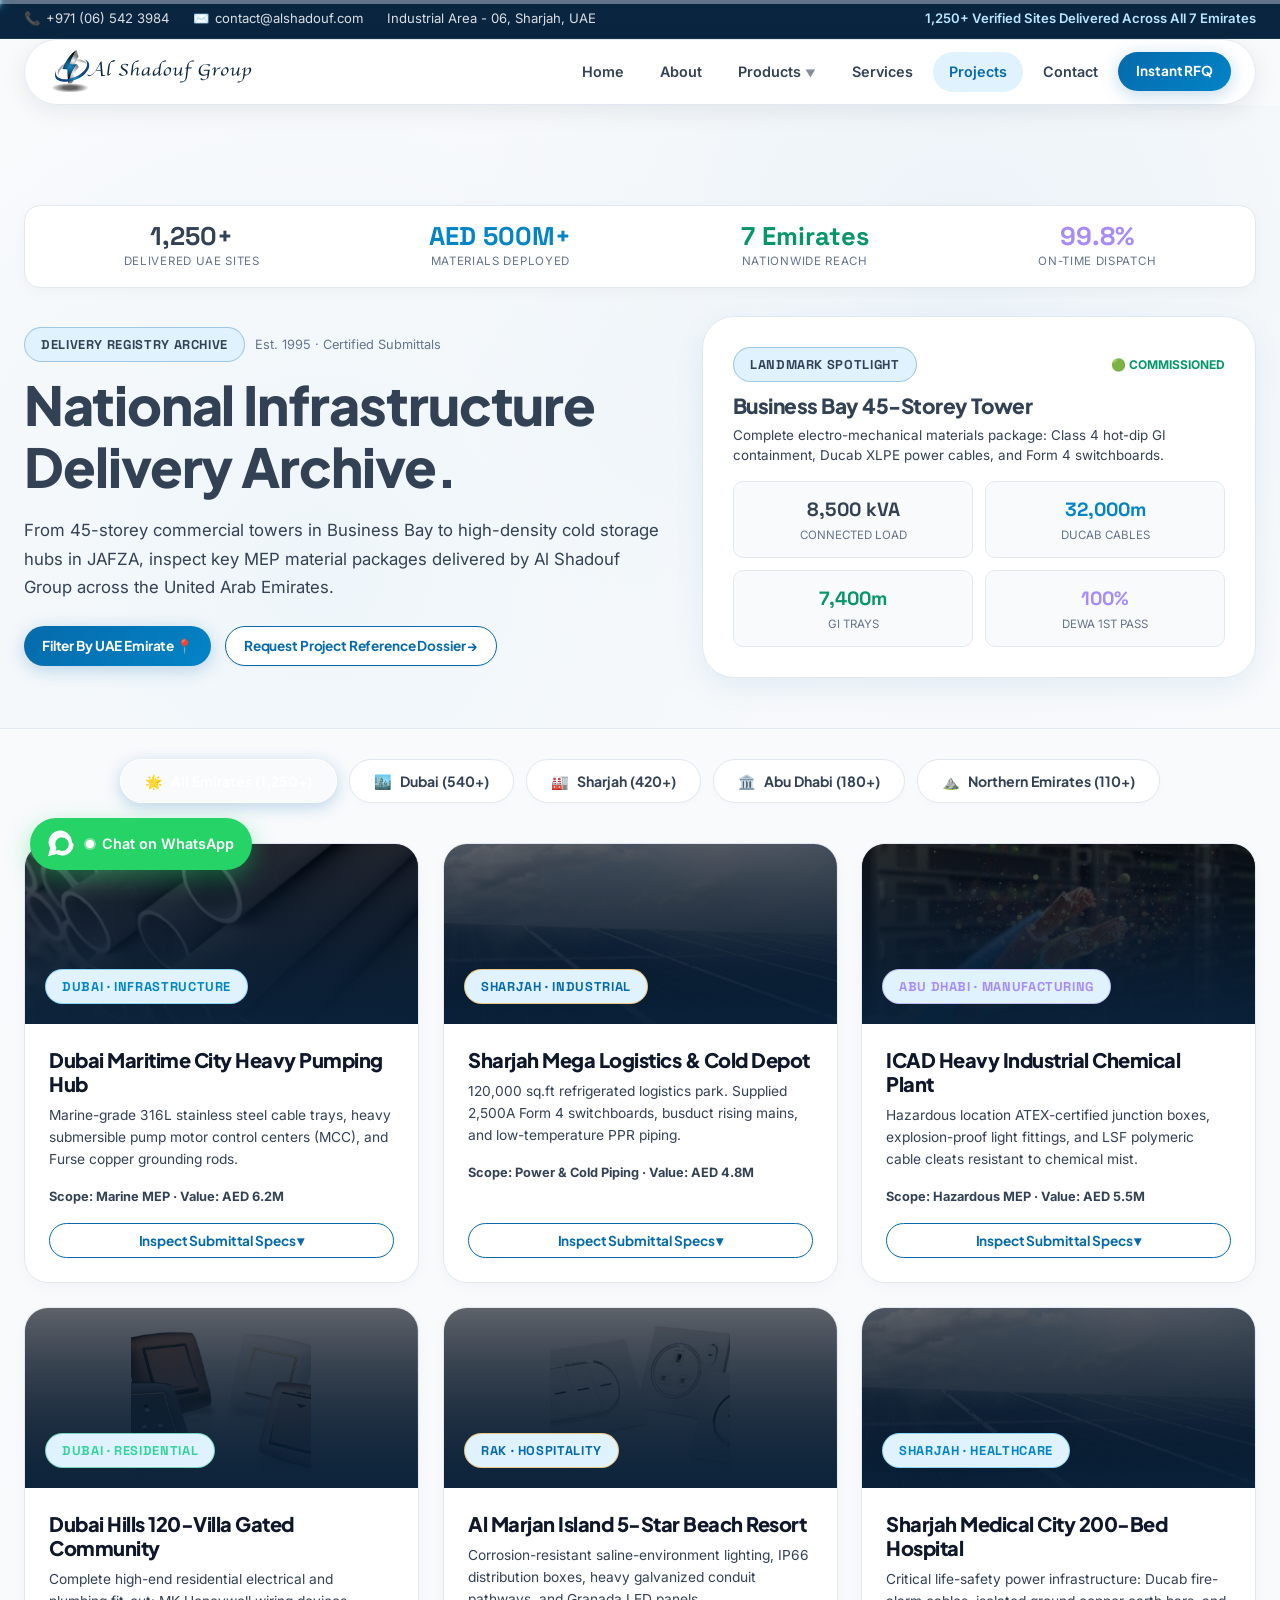
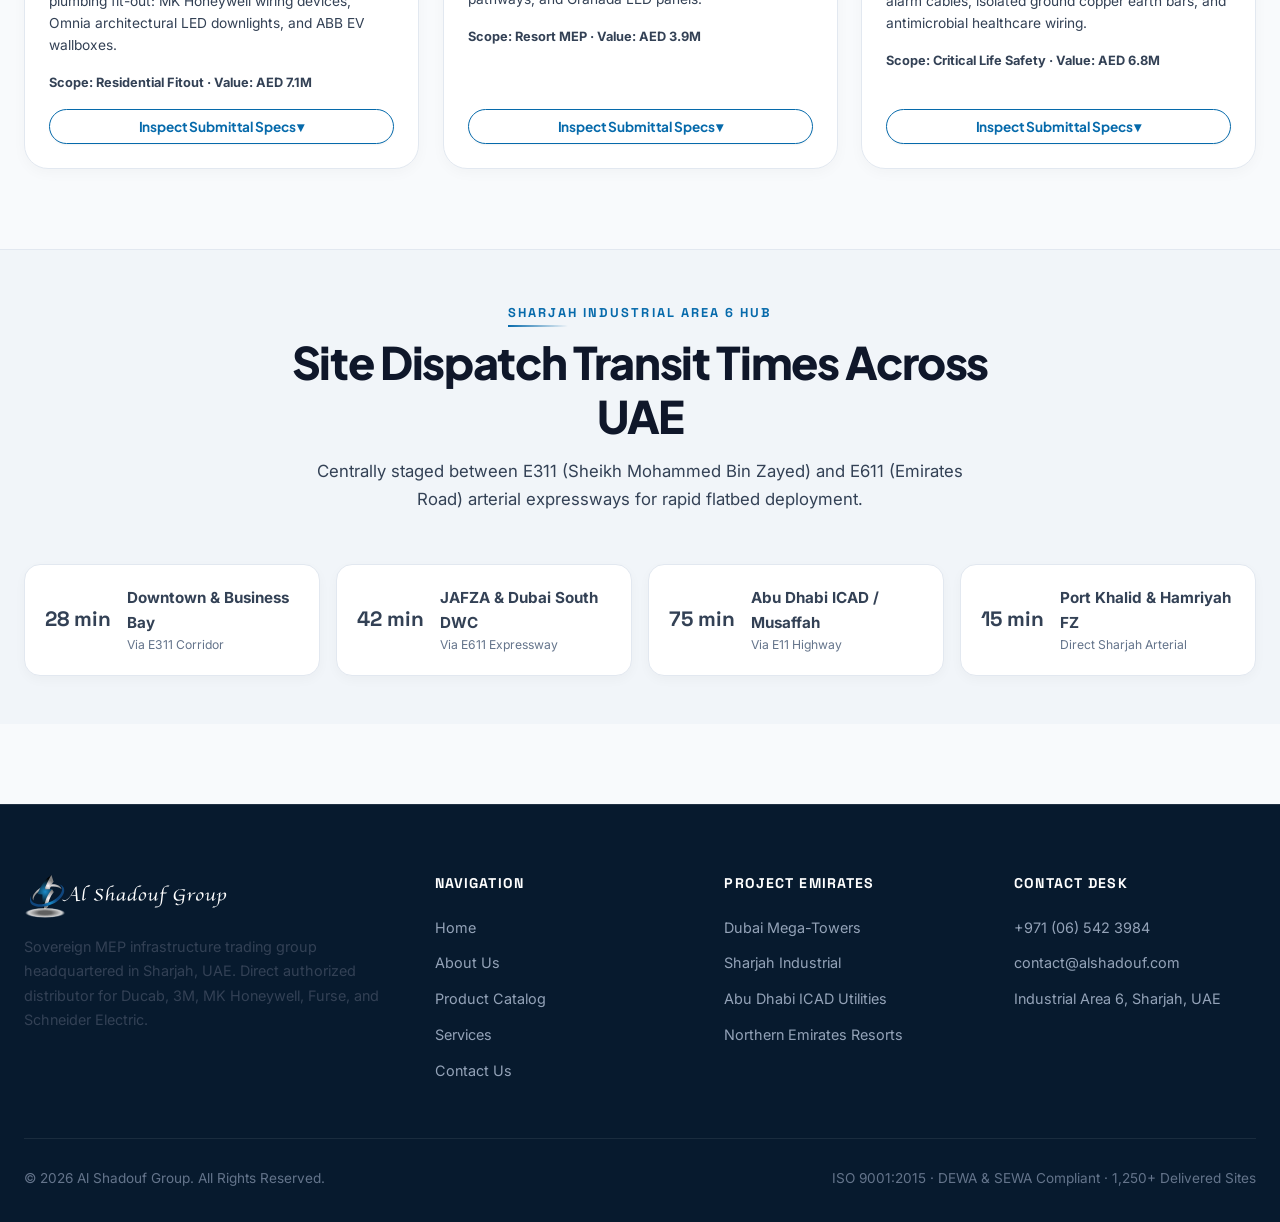
<file: projects.html>
<!DOCTYPE html>
<html lang="en">
<head>
  <meta charset="UTF-8">
  <meta name="viewport" content="width=device-width, initial-scale=1.0">
  <meta name="description" content="Al Shadouf Group Landmark Project Archive: 1,250+ delivered mega-developments across Dubai, Abu Dhabi, Sharjah, and Northern Emirates since 1995.">
  <title>UAE Landmark Project Archive & Delivery Registry | Al Shadouf Group — UAE</title>
  <link rel="icon" type="image/png" sizes="192x192" href="images/cropped-shadoufNew_logo-192x192.png?v=2">
  <link rel="icon" type="image/png" sizes="32x32" href="images/favicon-32x32.png?v=2">
  <link rel="icon" type="image/png" sizes="16x16" href="images/favicon-16x16.png?v=2">
  <link rel="icon" type="image/svg+xml" href="images/favicon.svg?v=2">
  <link rel="apple-touch-icon" href="images/cropped-shadoufNew_logo-192x192.png?v=2">
  <link rel="shortcut icon" href="favicon.ico?v=2">
  <link rel="stylesheet" href="css/style.css">
  <style>
    /* TOTALLY UNIQUE PROJECTS PAGE OPENING: INFRASTRUCTURE RADAR */
    .projects-radar-hero {
      padding-top: 100px;
      padding-bottom: 50px;
      position: relative;
      background: radial-gradient(circle at 75% 25%, rgba(6, 106, 171, 0.05), transparent 50%),
                  radial-gradient(circle at 25% 75%, rgba(2, 132, 199, 0.04), transparent 50%),
                  #F8FAFC;
      border-bottom: 1px solid var(--border-subtle);
      overflow: hidden;
    }
    .national-impact-ribbon {
      background: #FFFFFF;
      border: 1px solid var(--border-subtle);
      border-radius: var(--radius-md);
      padding: 16px 24px;
      margin-bottom: 28px;
      display: flex;
      justify-content: space-around;
      align-items: center;
      flex-wrap: wrap;
      gap: 20px;
      box-shadow: 0 4px 14px rgba(0, 0, 0, 0.03);
    }
    .ribbon-stat-box {
      text-align: center;
    }
    .ribbon-stat-val {
      font-family: var(--font-display);
      font-size: 1.6rem;
      font-weight: 900;
      color: var(--royal-blue);
      line-height: 1.1;
      margin-bottom: 2px;
    }
    .ribbon-stat-lbl {
      font-size: 0.72rem;
      color: var(--text-dim);
      text-transform: uppercase;
      letter-spacing: 0.06em;
    }
    .projects-hero-grid {
      display: grid;
      grid-template-columns: 1.15fr 1fr;
      gap: 40px;
      align-items: center;
    }
    @media (max-width: 900px) {
      .projects-hero-grid { grid-template-columns: 1fr; }
    }
    .projects-hero-title {
      font-size: clamp(2.2rem, 4.2vw, 3.5rem);
      font-weight: 900;
      color: var(--navy);
      line-height: 1.15;
      margin-bottom: 18px;
      letter-spacing: -0.02em;
    }

    /* Featured Project Spotlight */
    .spotlight-project-frame {
      background: #FFFFFF;
      border: 1px solid var(--border-subtle);
      border-radius: var(--radius-xl);
      padding: 30px;
      box-shadow: 0 10px 30px rgba(6, 106, 171, 0.08);
      position: relative;
    }
    .spotlight-project-frame::before {
      content: '';
      position: absolute;
      top: 0; left: 0; right: 0; height: 3px;
      background: linear-gradient(90deg, var(--royal-blue), var(--sky-blue));
    }
    .spotlight-metric-grid {
      display: grid;
      grid-template-columns: 1fr 1fr;
      gap: 12px;
      margin-top: 16px;
    }
    .spotlight-metric-item {
      background: #F8FAFC;
      border: 1px solid var(--border-subtle);
      border-radius: var(--radius-sm);
      padding: 12px 14px;
      text-align: center;
    }

    /* Emirate Filter Pills */
    .emirate-filter-btn {
      padding: 12px 24px;
      border-radius: var(--radius-full);
      background: #FFFFFF;
      border: 1px solid var(--border-subtle);
      color: var(--text-muted);
      font-size: 0.88rem;
      font-weight: 700;
      font-family: var(--font-heading);
      cursor: pointer;
      display: flex;
      align-items: center;
      gap: 8px;
      transition: all 0.25s ease;
      box-shadow: 0 2px 6px rgba(0, 0, 0, 0.02);
    }
    .emirate-filter-btn:hover {
      border-color: var(--royal-blue);
      color: var(--navy);
      transform: translateY(-2px);
    }
    .emirate-filter-btn.active {
      background: var(--royal-blue);
      color: #FFFFFF;
      border-color: var(--royal-blue);
      box-shadow: 0 4px 16px rgba(6, 106, 171, 0.25);
    }

    /* Project Cards & Inspection Drawer */
    .project-dossier-card {
      background: #FFFFFF;
      border: 1px solid var(--border-subtle);
      border-radius: var(--radius-lg);
      overflow: hidden;
      display: flex;
      flex-direction: column;
      transition: all 0.3s ease;
      box-shadow: 0 4px 14px rgba(0, 0, 0, 0.03);
    }
    .project-dossier-card:hover {
      border-color: var(--royal-blue);
      box-shadow: 0 16px 40px rgba(6, 106, 171, 0.12);
      transform: translateY(-4px);
    }
    .project-card-banner {
      height: 180px;
      position: relative;
      display: flex;
      align-items: flex-end;
      padding: 20px;
      background-size: cover;
      background-position: center;
    }
    .project-card-banner::before {
      content: '';
      position: absolute;
      top: 0; left: 0; right: 0; bottom: 0;
      background: linear-gradient(180deg, rgba(10, 37, 64, 0.1), rgba(10, 37, 64, 0.85));
    }
    .project-dossier-body {
      padding: 24px;
      display: flex;
      flex-direction: column;
      flex: 1;
      justify-content: space-between;
    }
    .project-inspection-drawer {
      display: none;
      background: #F8FAFC;
      border-top: 1px dashed rgba(6, 106, 171, 0.3);
      padding: 20px 24px;
      font-size: 0.85rem;
      color: var(--text-main);
      animation: drawerSlide 0.25s ease;
    }
    @keyframes drawerSlide {
      from { opacity: 0; transform: translateY(-10px); }
      to { opacity: 1; transform: translateY(0); }
    }

    /* Logistics Corridors Grid */
    .corridor-card {
      background: #FFFFFF;
      border: 1px solid var(--border-subtle);
      border-radius: var(--radius-md);
      padding: 20px;
      display: flex;
      align-items: center;
      gap: 16px;
      transition: all 0.25s;
      box-shadow: 0 4px 12px rgba(0, 0, 0, 0.03);
    }
    .corridor-card:hover {
      background: #FFFFFF;
      border-color: var(--royal-blue);
      box-shadow: 0 8px 24px rgba(6, 106, 171, 0.1);
    }
    .corridor-time-badge {
      font-family: var(--font-display);
      font-size: 1.3rem;
      font-weight: 800;
      color: var(--royal-blue);
      white-space: nowrap;
    }
  </style>
</head>
<body>

  <!-- Top Bar -->
  <div class="top-bar">
    <div class="container top-bar-inner">
      <div class="top-bar-left">
        <a href="tel:+97165423984"><span style="color:var(--gold);">📞</span> +971 (06) 542 3984</a>
        <a href="mailto:contact@alshadouf.com"><span style="color:var(--cyan);">✉️</span> contact@alshadouf.com</a>
        <span>Industrial Area - 06, Sharjah, UAE</span>
      </div>
      <div class="top-bar-right">
        <span>1,250+ Verified Sites Delivered Across All 7 Emirates</span>
      </div>
    </div>
  </div>

  <!-- Navbar: Standalone Exact Official Logo -->
  <nav class="navbar" id="navbar">
    <div class="container nav-inner">
      <a href="index.html" style="display:flex; align-items:center;">
        <img src="images/New01shadouf_logo_dark.svg" alt="Al Shadouf Group" class="nav-official-logo">
      </a>

      <div class="nav-menu" id="navLinks">
        <a href="index.html" class="nav-link">Home</a>
        <a href="about.html" class="nav-link">About</a>
        <div class="nav-dropdown">
          <a href="products.html" class="nav-link">Products <span style="font-size:0.65rem; opacity:0.6;">▼</span></a>
          <div class="nav-dropdown-menu">
            <a href="products.html?cat=electrical">⚡ Electrical & Cable Systems</a>
            <a href="products.html?cat=switchgear">⚙️ Switchgear & Enclosures</a>
            <a href="products.html?cat=solar">☀️ Solar PV & EV Charging</a>
            <a href="products.html?cat=plumbing">🔧 Drainage & Hydro Piping</a>
            <a href="products.html?cat=lighting">💡 Architectural & LED Lighting</a>
            <a href="products.html?cat=earthing">⚡ Earthing & Lightning Bars</a>
          </div>
        </div>
        <a href="services.html" class="nav-link">Services</a>
        <a href="projects.html" class="nav-link active">Projects</a>
        <a href="contact.html" class="nav-link">Contact</a>
        <a href="#quote" class="btn btn-primary btn-sm nav-cta">Instant RFQ</a>
      </div>

      <div class="hamburger" id="menuToggle" aria-label="Toggle menu">
        <span></span><span></span><span></span>
      </div>
    </div>
  </nav>

  <!-- TOTALLY UNIQUE HERO: INFRASTRUCTURE RADAR -->
  <section class="projects-radar-hero">
    <div class="container">
      
      <!-- Top National Impact Ribbon -->
      <div class="national-impact-ribbon fade-in">
        <div class="ribbon-stat-box">
          <div class="ribbon-stat-val">1,250+</div>
          <div class="ribbon-stat-lbl">Delivered UAE Sites</div>
        </div>
        <div class="ribbon-stat-box">
          <div class="ribbon-stat-val" style="color:var(--cyan);">AED 500M+</div>
          <div class="ribbon-stat-lbl">Materials Deployed</div>
        </div>
        <div class="ribbon-stat-box">
          <div class="ribbon-stat-val" style="color:var(--emerald-live);">7 Emirates</div>
          <div class="ribbon-stat-lbl">Nationwide Reach</div>
        </div>
        <div class="ribbon-stat-box">
          <div class="ribbon-stat-val" style="color:#A78BFA;">99.8%</div>
          <div class="ribbon-stat-lbl">On-Time Dispatch</div>
        </div>
      </div>

      <div class="projects-hero-grid fade-in">
        
        <!-- Left Hero Content -->
        <div>
          <div style="display:flex; align-items:center; gap:10px; margin-bottom:12px;">
            <span class="tech-pill" style="border-color:rgba(6,106,171,0.3); color:var(--royal-blue);">DELIVERY REGISTRY ARCHIVE</span>
            <span style="font-size:0.8rem; color:var(--text-dim);">Est. 1995 · Certified Submittals</span>
          </div>

          <h1 class="projects-hero-title">
            National Infrastructure <span class="text-gradient">Delivery Archive.</span>
          </h1>

          <p style="color:var(--text-muted); font-size:1.05rem; line-height:1.7; margin-bottom:24px;">
            From 45-storey commercial towers in Business Bay to high-density cold storage hubs in JAFZA, inspect key MEP material packages delivered by Al Shadouf Group across the United Arab Emirates.
          </p>

          <div style="display:flex; gap:14px; flex-wrap:wrap;">
            <a href="#registry" class="btn btn-primary btn-sm">Filter By UAE Emirate 📍</a>
            <a href="contact.html" class="btn btn-outline btn-sm">Request Project Reference Dossier →</a>
          </div>
        </div>

        <!-- Right Featured Megaproject Spotlight -->
        <div class="spotlight-project-frame">
          <div style="display:flex; justify-content:space-between; align-items:center; margin-bottom:12px;">
            <span class="tech-pill" style="border-color:rgba(6,106,171,0.3); color:var(--royal-blue);">LANDMARK SPOTLIGHT</span>
            <span style="font-size:0.75rem; color:var(--emerald-live); font-weight:700;">🟢 COMMISSIONED</span>
          </div>

          <h3 style="font-size:1.3rem; color:var(--navy); margin-bottom:6px;">Business Bay 45-Storey Tower</h3>
          <p style="font-size:0.84rem; color:var(--text-muted); line-height:1.5;">
            Complete electro-mechanical materials package: Class 4 hot-dip GI containment, Ducab XLPE power cables, and Form 4 switchboards.
          </p>

          <div class="spotlight-metric-grid">
            <div class="spotlight-metric-item">
              <div style="font-family:var(--font-display); font-weight:800; font-size:1.2rem; color:var(--royal-blue);">8,500 kVA</div>
              <div style="font-size:0.72rem; color:var(--text-dim); text-transform:uppercase;">Connected Load</div>
            </div>
            <div class="spotlight-metric-item">
              <div style="font-family:var(--font-display); font-weight:800; font-size:1.2rem; color:var(--cyan);">32,000m</div>
              <div style="font-size:0.72rem; color:var(--text-dim); text-transform:uppercase;">Ducab Cables</div>
            </div>
            <div class="spotlight-metric-item">
              <div style="font-family:var(--font-display); font-weight:800; font-size:1.2rem; color:var(--emerald-live);">7,400m</div>
              <div style="font-size:0.72rem; color:var(--text-dim); text-transform:uppercase;">GI Trays</div>
            </div>
            <div class="spotlight-metric-item">
              <div style="font-family:var(--font-display); font-weight:800; font-size:1.2rem; color:#A78BFA;">100%</div>
              <div style="font-size:0.72rem; color:var(--text-dim); text-transform:uppercase;">DEWA 1st Pass</div>
            </div>
          </div>
        </div>

      </div>
    </div>
  </section>

  <!-- GROWN SECTION: INTERACTIVE EMIRATE SELECTOR & DOSSIER GRID -->
  <section class="section" id="registry" style="padding-top:30px;">
    <div class="container">
      
      <!-- Emirate Selector Buttons -->
      <div style="display:flex; gap:12px; flex-wrap:wrap; justify-content:center; margin-bottom:40px;" class="fade-in">
        <button class="emirate-filter-btn active" data-emirate="all" onclick="filterProjects('all', this)">
          <span>🌟</span> All Emirates (1,250+)
        </button>
        <button class="emirate-filter-btn" data-emirate="dubai" onclick="filterProjects('dubai', this)">
          <span>🏙️</span> Dubai (540+)
        </button>
        <button class="emirate-filter-btn" data-emirate="sharjah" onclick="filterProjects('sharjah', this)">
          <span>🏭</span> Sharjah (420+)
        </button>
        <button class="emirate-filter-btn" data-emirate="abudhabi" onclick="filterProjects('abudhabi', this)">
          <span>🏛️</span> Abu Dhabi (180+)
        </button>
        <button class="emirate-filter-btn" data-emirate="northern" onclick="filterProjects('northern', this)">
          <span>⛰️</span> Northern Emirates (110+)
        </button>
      </div>

      <!-- Projects Dossier Grid -->
      <div style="display:grid; grid-template-columns:repeat(3, 1fr); gap:24px;" id="projectsGrid">

        <!-- Project 1: Dubai Maritime City -->
        <div class="project-dossier-card fade-in" data-emirate="dubai">
          <div class="project-card-banner" style="background-image:linear-gradient(rgba(3,6,15,0.6), rgba(3,6,15,0.9)), url('images/slide03-370x200_c.jpg');">
            <span class="tech-pill" style="position:relative; z-index:2; border-color:rgba(56,189,248,0.5); color:var(--cyan);">Dubai · Infrastructure</span>
          </div>
          <div class="project-dossier-body">
            <div>
              <h3 style="font-size:1.25rem; margin-bottom:8px; color:var(--text-main);">Dubai Maritime City Heavy Pumping Hub</h3>
              <p style="color:var(--text-muted); font-size:0.86rem; line-height:1.6; margin-bottom:16px;">
                Marine-grade 316L stainless steel cable trays, heavy submersible pump motor control centers (MCC), and Furse copper grounding rods.
              </p>
              <div style="font-size:0.8rem; color:var(--royal-blue); font-weight:700; margin-bottom:16px;">
                <span>Scope: Marine MEP · Value: AED 6.2M</span>
              </div>
            </div>
            <button class="btn btn-outline btn-sm" style="width:100%; justify-content:center;" onclick="toggleInspectionDrawer(this)">Inspect Submittal Specs ▾</button>
          </div>
          <!-- Inspection Drawer -->
          <div class="project-inspection-drawer">
            <div style="font-weight:700; color:var(--navy); margin-bottom:6px;">Supplied Materials Specification:</div>
            <ul style="list-style:none; padding:0; margin:0 0 10px; color:var(--text-muted); line-height:1.6;">
              <li>• Ducab 4C x 240mm² XLPE/SWA Marine Cables</li>
              <li>• IP66 316L Stainless Steel Containment (BS EN 61537)</li>
              <li>• High-fault Trefoil Cleats with Neoprene Cushion</li>
              <li>• DEWA Submittal Approval: Approved Without Comments</li>
            </ul>
            <div style="font-size:0.75rem; color:var(--text-dim);">Contractor: National Marine Dredging / Main MEP JV</div>
          </div>
        </div>

        <!-- Project 2: Sharjah Industrial City Logistics Hub -->
        <div class="project-dossier-card fade-in" data-emirate="sharjah">
          <div class="project-card-banner" style="background-image:linear-gradient(rgba(3,6,15,0.6), rgba(3,6,15,0.9)), url('images/slide05-370x200_c.png');">
            <span class="tech-pill" style="position:relative; z-index:2; border-color:rgba(245,158,11,0.5); color:var(--gold);">Sharjah · Industrial</span>
          </div>
          <div class="project-dossier-body">
            <div>
              <h3 style="font-size:1.25rem; margin-bottom:8px; color:var(--text-main);">Sharjah Mega Logistics & Cold Depot</h3>
              <p style="color:var(--text-muted); font-size:0.86rem; line-height:1.6; margin-bottom:16px;">
                120,000 sq.ft refrigerated logistics park. Supplied 2,500A Form 4 switchboards, busduct rising mains, and low-temperature PPR piping.
              </p>
              <div style="font-size:0.8rem; color:var(--royal-blue); font-weight:700; margin-bottom:16px;">
                <span>Scope: Power & Cold Piping · Value: AED 4.8M</span>
              </div>
            </div>
            <button class="btn btn-outline btn-sm" style="width:100%; justify-content:center;" onclick="toggleInspectionDrawer(this)">Inspect Submittal Specs ▾</button>
          </div>
          <!-- Inspection Drawer -->
          <div class="project-inspection-drawer">
            <div style="font-weight:700; color:var(--navy); margin-bottom:6px;">Supplied Materials Specification:</div>
            <ul style="list-style:none; padding:0; margin:0 0 10px; color:var(--text-muted); line-height:1.6;">
              <li>• 2,500A Form 4B Main Distribution Boards with ACB</li>
              <li>• PPR PN20 Glycol Chilled Water Thermal Fusion Pipes</li>
              <li>• Alfanar 10kA Miniature Circuit Breakers</li>
              <li>• SEWA Authority Clearance: Approved First-Pass</li>
            </ul>
            <div style="font-size:0.75rem; color:var(--text-dim);">Contractor: Al Futtaim Engineering Partner</div>
          </div>
        </div>

        <!-- Project 3: Abu Dhabi ICAD Manufacturing Facility -->
        <div class="project-dossier-card fade-in" data-emirate="abudhabi">
          <div class="project-card-banner" style="background-image:linear-gradient(rgba(3,6,15,0.6), rgba(3,6,15,0.9)), url('images/slider01-370x200_c.jpg');">
            <span class="tech-pill" style="position:relative; z-index:2; border-color:rgba(167,139,250,0.5); color:#A78BFA;">Abu Dhabi · Manufacturing</span>
          </div>
          <div class="project-dossier-body">
            <div>
              <h3 style="font-size:1.25rem; margin-bottom:8px; color:var(--text-main);">ICAD Heavy Industrial Chemical Plant</h3>
              <p style="color:var(--text-muted); font-size:0.86rem; line-height:1.6; margin-bottom:16px;">
                Hazardous location ATEX-certified junction boxes, explosion-proof light fittings, and LSF polymeric cable cleats resistant to chemical mist.
              </p>
              <div style="font-size:0.8rem; color:var(--royal-blue); font-weight:700; margin-bottom:16px;">
                <span>Scope: Hazardous MEP · Value: AED 5.5M</span>
              </div>
            </div>
            <button class="btn btn-outline btn-sm" style="width:100%; justify-content:center;" onclick="toggleInspectionDrawer(this)">Inspect Submittal Specs ▾</button>
          </div>
          <!-- Inspection Drawer -->
          <div class="project-inspection-drawer">
            <div style="font-weight:700; color:var(--navy); margin-bottom:6px;">Supplied Materials Specification:</div>
            <ul style="list-style:none; padding:0; margin:0 0 10px; color:var(--text-muted); line-height:1.6;">
              <li>• ATEX Zone 1/2 Certified Ex-Proof Enclosures</li>
              <li>• Two-Bolt LSF UV-Stabilized Cable Cleats</li>
              <li>• HDHC Furse Copper Grounding Mesh System</li>
              <li>• ADDC & Civil Defense Certified</li>
            </ul>
            <div style="font-size:0.75rem; color:var(--text-dim);">Contractor: Consolidated Contractors Company (CCC)</div>
          </div>
        </div>

        <!-- Project 4: Dubai Hills Luxury Villa Community -->
        <div class="project-dossier-card fade-in" data-emirate="dubai">
          <div class="project-card-banner" style="background-image:linear-gradient(rgba(3,6,15,0.6), rgba(3,6,15,0.9)), url('images/omnia-main-265x265_c.png'); background-size:contain; background-repeat:no-repeat;">
            <span class="tech-pill" style="position:relative; z-index:2; border-color:rgba(16,185,129,0.5); color:#34D399;">Dubai · Residential</span>
          </div>
          <div class="project-dossier-body">
            <div>
              <h3 style="font-size:1.25rem; margin-bottom:8px; color:var(--text-main);">Dubai Hills 120-Villa Gated Community</h3>
              <p style="color:var(--text-muted); font-size:0.86rem; line-height:1.6; margin-bottom:16px;">
                Complete high-end residential electrical and plumbing fit-out: MK Honeywell wiring devices, Omnia architectural LED downlights, and ABB EV wallboxes.
              </p>
              <div style="font-size:0.8rem; color:var(--royal-blue); font-weight:700; margin-bottom:16px;">
                <span>Scope: Residential Fitout · Value: AED 7.1M</span>
              </div>
            </div>
            <button class="btn btn-outline btn-sm" style="width:100%; justify-content:center;" onclick="toggleInspectionDrawer(this)">Inspect Submittal Specs ▾</button>
          </div>
          <!-- Inspection Drawer -->
          <div class="project-inspection-drawer">
            <div style="font-weight:700; color:var(--navy); margin-bottom:6px;">Supplied Materials Specification:</div>
            <ul style="list-style:none; padding:0; margin:0 0 10px; color:var(--text-muted); line-height:1.6;">
              <li>• MK Logic Plus Antimicrobial Sockets & Switches</li>
              <li>• Omnia Anti-Glare COB LED Recessed Downlights</li>
              <li>• 120 x ABB Terra AC 11kW Residential EV Wallboxes</li>
              <li>• DEWA Shams Solar Ready Pre-wiring</li>
            </ul>
            <div style="font-size:0.75rem; color:var(--text-dim);">Contractor: Sobha Engineering & Contracting</div>
          </div>
        </div>

        <!-- Project 5: Ras Al Khaimah Hospitality Resort -->
        <div class="project-dossier-card fade-in" data-emirate="northern">
          <div class="project-card-banner" style="background-image:linear-gradient(rgba(3,6,15,0.6), rgba(3,6,15,0.9)), url('images/granada-main-265x265_c.png'); background-size:contain; background-repeat:no-repeat;">
            <span class="tech-pill" style="position:relative; z-index:2; border-color:rgba(245,158,11,0.5); color:var(--gold);">RAK · Hospitality</span>
          </div>
          <div class="project-dossier-body">
            <div>
              <h3 style="font-size:1.25rem; margin-bottom:8px; color:var(--text-main);">Al Marjan Island 5-Star Beach Resort</h3>
              <p style="color:var(--text-muted); font-size:0.86rem; line-height:1.6; margin-bottom:16px;">
                Corrosion-resistant saline-environment lighting, IP66 distribution boxes, heavy galvanized conduit pathways, and Granada LED panels.
              </p>
              <div style="font-size:0.8rem; color:var(--royal-blue); font-weight:700; margin-bottom:16px;">
                <span>Scope: Resort MEP · Value: AED 3.9M</span>
              </div>
            </div>
            <button class="btn btn-outline btn-sm" style="width:100%; justify-content:center;" onclick="toggleInspectionDrawer(this)">Inspect Submittal Specs ▾</button>
          </div>
          <!-- Inspection Drawer -->
          <div class="project-inspection-drawer">
            <div style="font-weight:700; color:var(--navy); margin-bottom:6px;">Supplied Materials Specification:</div>
            <ul style="list-style:none; padding:0; margin:0 0 10px; color:var(--text-muted); line-height:1.6;">
              <li>• Marine C5-M Corrosion Resistance Coating Containment</li>
              <li>• Granada Backlit 600x600 Corporate LED Panels</li>
              <li>• HDPE Butt-Fusion Sanitary Drainage Networks</li>
              <li>• FEWA / Etihad WE Approved Submittal</li>
            </ul>
            <div style="font-size:0.75rem; color:var(--text-dim);">Contractor: ASGC Construction LLC</div>
          </div>
        </div>

        <!-- Project 6: Sharjah Health Authority Specialized Hospital -->
        <div class="project-dossier-card fade-in" data-emirate="sharjah">
          <div class="project-card-banner" style="background-image:linear-gradient(rgba(3,6,15,0.6), rgba(3,6,15,0.9)), url('images/slide05-370x200_c.png');">
            <span class="tech-pill" style="position:relative; z-index:2; border-color:rgba(56,189,248,0.5); color:var(--cyan);">Sharjah · Healthcare</span>
          </div>
          <div class="project-dossier-body">
            <div>
              <h3 style="font-size:1.25rem; margin-bottom:8px; color:var(--text-main);">Sharjah Medical City 200-Bed Hospital</h3>
              <p style="color:var(--text-muted); font-size:0.86rem; line-height:1.6; margin-bottom:16px;">
                Critical life-safety power infrastructure: Ducab fire-alarm cables, isolated ground copper earth bars, and antimicrobial healthcare wiring.
              </p>
              <div style="font-size:0.8rem; color:var(--royal-blue); font-weight:700; margin-bottom:16px;">
                <span>Scope: Critical Life Safety · Value: AED 6.8M</span>
              </div>
            </div>
            <button class="btn btn-outline btn-sm" style="width:100%; justify-content:center;" onclick="toggleInspectionDrawer(this)">Inspect Submittal Specs ▾</button>
          </div>
          <!-- Inspection Drawer -->
          <div class="project-inspection-drawer">
            <div style="font-weight:700; color:var(--navy); margin-bottom:6px;">Supplied Materials Specification:</div>
            <ul style="list-style:none; padding:0; margin:0 0 10px; color:var(--text-muted); line-height:1.6;">
              <li>• Ducab FlamBICC 3-Hour Fire-Rated Cables (BS 6387 CWZ)</li>
              <li>• Isolated Technical Clean Earth Copper Bars</li>
              <li>• Hospital-Grade Isolated Power Panels (IPS)</li>
              <li>• Sharjah Civil Defense Life-Safety Approved</li>
            </ul>
            <div style="font-size:0.75rem; color:var(--text-dim);">Contractor: Shapoorji Pallonji Mideast</div>
          </div>
        </div>

      </div>

    </div>
  </section>

  <!-- GROWN SECTION: TRANSIT TIME CORRIDORS -->
  <section class="section-sm" style="background:var(--bg-surface); border-top:1px solid var(--border-subtle);">
    <div class="container">
      <div class="section-header fade-in">
        <div class="overline">Sharjah Industrial Area 6 Hub</div>
        <h2>Site Dispatch Transit Times Across UAE</h2>
        <p style="color:var(--text-muted); max-width:650px; margin:0 auto;">Centrally staged between E311 (Sheikh Mohammed Bin Zayed) and E611 (Emirates Road) arterial expressways for rapid flatbed deployment.</p>
      </div>

      <div style="display:grid; grid-template-columns:repeat(4, 1fr); gap:16px;" class="fade-in">
        <div class="corridor-card">
          <div class="corridor-time-badge">28 min</div>
          <div>
            <div style="font-weight:700; color:var(--navy); font-size:0.95rem;">Downtown & Business Bay</div>
            <div style="font-size:0.76rem; color:var(--text-dim);">Via E311 Corridor</div>
          </div>
        </div>

        <div class="corridor-card">
          <div class="corridor-time-badge">42 min</div>
          <div>
            <div style="font-weight:700; color:var(--navy); font-size:0.95rem;">JAFZA & Dubai South DWC</div>
            <div style="font-size:0.76rem; color:var(--text-dim);">Via E611 Expressway</div>
          </div>
        </div>

        <div class="corridor-card">
          <div class="corridor-time-badge">75 min</div>
          <div>
            <div style="font-weight:700; color:var(--navy); font-size:0.95rem;">Abu Dhabi ICAD / Musaffah</div>
            <div style="font-size:0.76rem; color:var(--text-dim);">Via E11 Highway</div>
          </div>
        </div>

        <div class="corridor-card">
          <div class="corridor-time-badge">15 min</div>
          <div>
            <div style="font-weight:700; color:var(--navy); font-size:0.95rem;">Port Khalid & Hamriyah FZ</div>
            <div style="font-size:0.76rem; color:var(--text-dim);">Direct Sharjah Arterial</div>
          </div>
        </div>
      </div>
    </div>
  </section>

  <!-- Universal RFQ Modal -->
  <div class="rfq-modal-overlay" id="rfqModal" style="display:none; position:fixed; top:0; left:0; width:100%; height:100%; background:rgba(10,37,64,0.7); backdrop-filter:blur(8px); z-index:9999; align-items:center; justify-content:center;">
    <div class="rfq-modal-card" style="background:#FFFFFF; border:1px solid var(--border-subtle); border-radius:16px; padding:36px; max-width:540px; width:92%; position:relative; box-shadow:0 25px 60px rgba(0, 0, 0, 0.15); color:var(--text-main);">
      <button onclick="document.getElementById('rfqModal').style.display='none'" style="position:absolute; top:18px; right:20px; background:none; border:none; color:var(--text-dim); font-size:1.5rem; cursor:pointer;">&times;</button>
      <div style="font-family:var(--font-mono); font-size:0.75rem; color:var(--royal-blue); letter-spacing:0.1em; text-transform:uppercase; margin-bottom:6px; font-weight:700;">TENDER PRE-QUALIFICATION DESK</div>
      <h3 style="font-size:1.5rem; margin-bottom:12px; color:var(--navy);">Request Project Prequalification Dossier</h3>
      <p style="font-size:0.88rem; color:var(--text-muted); margin-bottom:20px;">Download complete vendor list approvals, test certificates, and trade licenses.</p>
      <form id="rfqForm" onsubmit="handleUniversalRFQ(event)">
        <div style="margin-bottom:14px;">
          <input type="text" name="name" required placeholder="Project Director / Commercial Manager Name" style="width:100%; padding:12px 16px; background:#F8FAFC; border:1px solid var(--border-subtle); border-radius:8px; color:var(--text-main); font-size:0.9rem;">
        </div>
        <div style="margin-bottom:14px;">
          <input type="text" name="company" required placeholder="Contractor / Developer Name" style="width:100%; padding:12px 16px; background:#F8FAFC; border:1px solid var(--border-subtle); border-radius:8px; color:var(--text-main); font-size:0.9rem;">
        </div>
        <div style="display:grid; grid-template-columns:1fr 1fr; gap:12px; margin-bottom:14px;">
          <input type="tel" name="phone" required placeholder="Phone / WhatsApp (+971)" style="width:100%; padding:12px 16px; background:#F8FAFC; border:1px solid var(--border-subtle); border-radius:8px; color:var(--text-main); font-size:0.9rem;">
          <input type="email" name="email" required placeholder="Corporate Email" style="width:100%; padding:12px 16px; background:#F8FAFC; border:1px solid var(--border-subtle); border-radius:8px; color:var(--text-main); font-size:0.9rem;">
        </div>
        <button type="submit" class="btn btn-primary" style="width:100%; justify-content:center; padding:14px;">📥 Send Complete Project Prequalification Dossier</button>
      </form>
    </div>
  </div>

  <!-- Footer: Standalone Exact Official Logo -->
  <footer class="footer">
    <div class="container">
      <div class="footer-grid">
        <div>
          <div style="display:flex; align-items:center; margin-bottom:16px;">
            <img src="images/New01shadouf_logo02.svg" alt="Al Shadouf Group" class="nav-official-logo">
          </div>
          <p style="font-size:0.9rem; color:var(--text-muted); line-height:1.7;">
            Sovereign MEP infrastructure trading group headquartered in Sharjah, UAE. Direct authorized distributor for Ducab, 3M, MK Honeywell, Furse, and Schneider Electric.
          </p>
        </div>
        <div class="footer-col">
          <h4>Navigation</h4>
          <a href="index.html">Home</a>
          <a href="about.html">About Us</a>
          <a href="products.html">Product Catalog</a>
          <a href="services.html">Services</a>
          <a href="contact.html">Contact Us</a>
        </div>
        <div class="footer-col">
          <h4>Project Emirates</h4>
          <a href="projects.html?emirate=dubai">Dubai Mega-Towers</a>
          <a href="projects.html?emirate=sharjah">Sharjah Industrial</a>
          <a href="projects.html?emirate=abudhabi">Abu Dhabi ICAD Utilities</a>
          <a href="projects.html?emirate=northern">Northern Emirates Resorts</a>
        </div>
        <div class="footer-col">
          <h4>Contact Desk</h4>
          <a href="tel:+97165423984">+971 (06) 542 3984</a>
          <a href="mailto:contact@alshadouf.com">contact@alshadouf.com</a>
          <a href="#">Industrial Area 6, Sharjah, UAE</a>
        </div>
      </div>
      <div class="footer-bottom">
        <div>© 2026 Al Shadouf Group. All Rights Reserved.</div>
        <div>ISO 9001:2015 · DEWA & SEWA Compliant · 1,250+ Delivered Sites</div>
      </div>
    </div>
  </footer>

  <script src="js/lenis.min.js"></script>
  <script src="js/shadouf-scroll.js"></script>
  <script src="js/main.js"></script>
  <script>
    function filterProjects(emirate, btn) {
      document.querySelectorAll('.emirate-filter-btn').forEach(b => b.classList.remove('active'));
      btn.classList.add('active');

      const cards = document.querySelectorAll('.project-dossier-card');
      cards.forEach(card => {
        if (emirate === 'all' || card.getAttribute('data-emirate') === emirate) {
          card.style.display = 'flex';
        } else {
          card.style.display = 'none';
        }
      });
    }

    function toggleInspectionDrawer(button) {
      const card = button.closest('.project-dossier-card');
      const drawer = card.querySelector('.project-inspection-drawer');
      if (drawer.style.display === 'block') {
        drawer.style.display = 'none';
        button.textContent = 'Inspect Submittal Specs ▾';
      } else {
        drawer.style.display = 'block';
        button.textContent = 'Collapse Technical Specs ▴';
      }
    }
  </script>
</body>
</html>
</file>
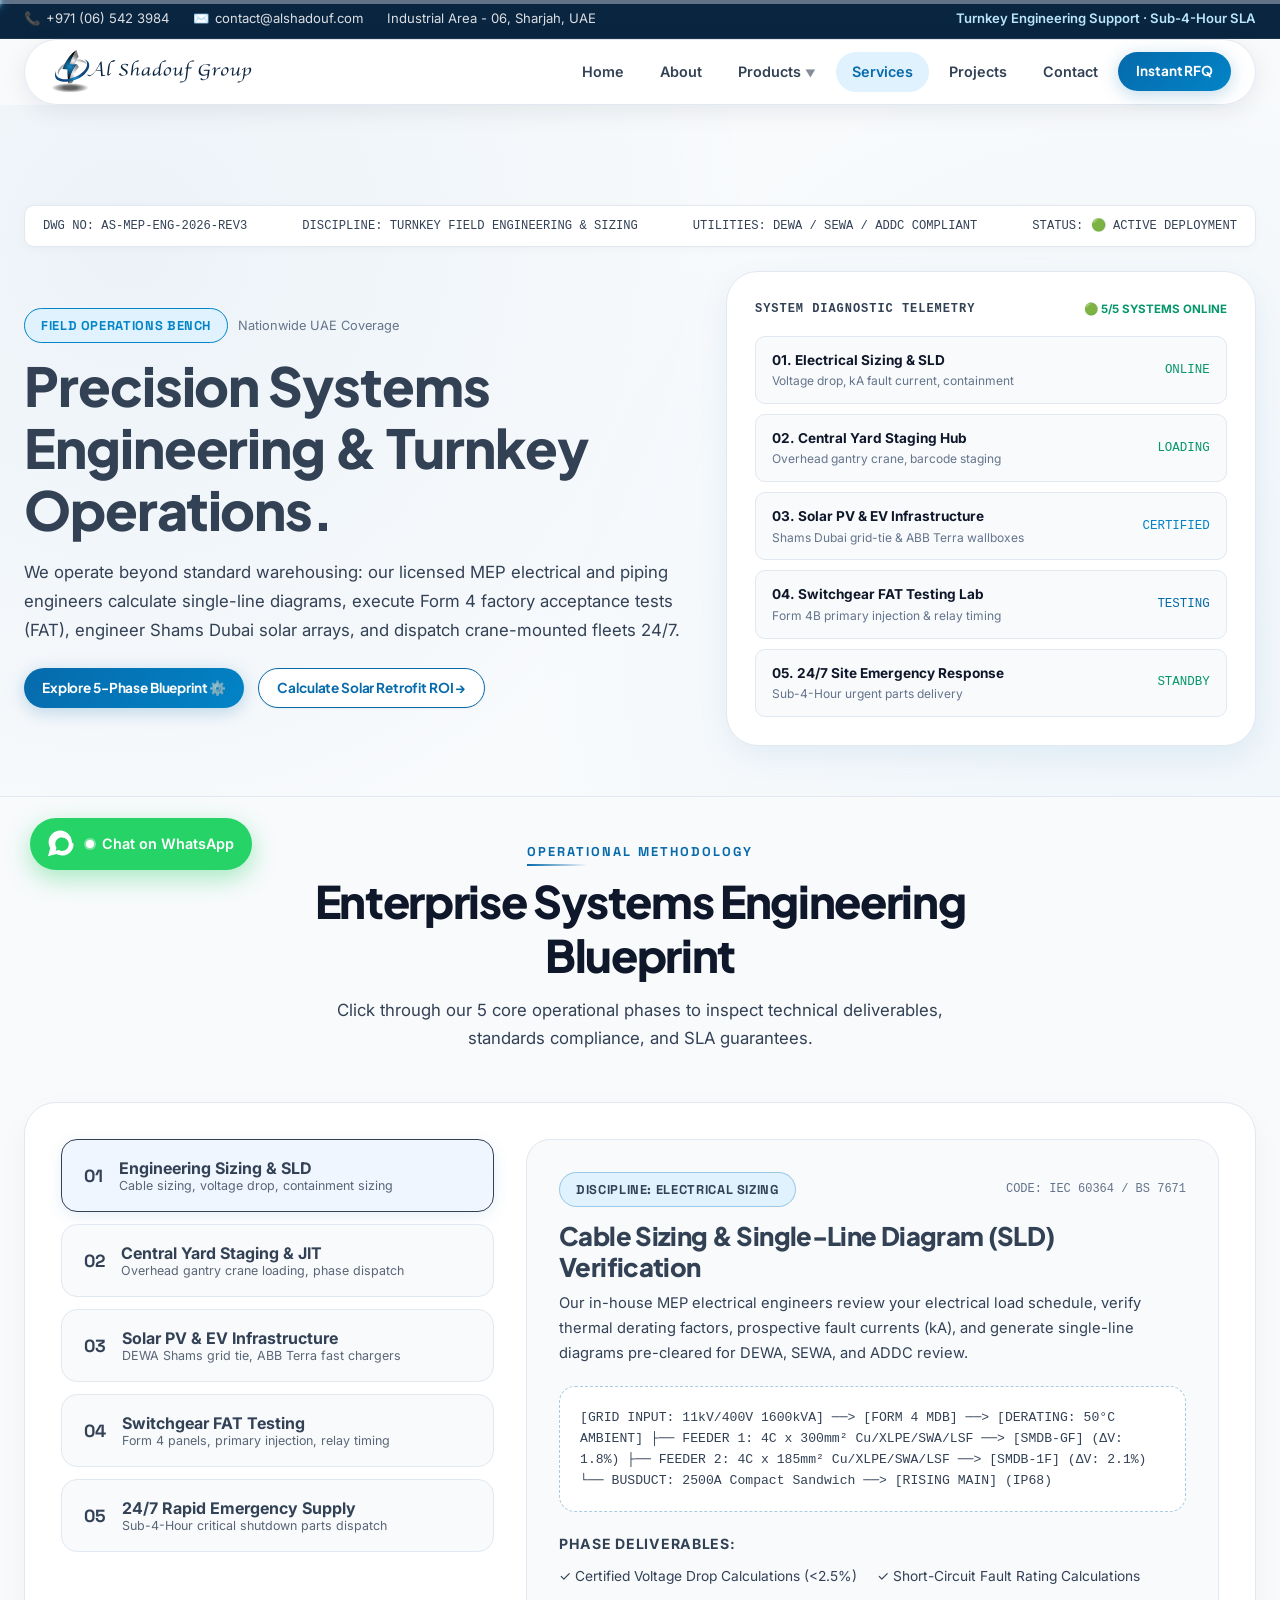
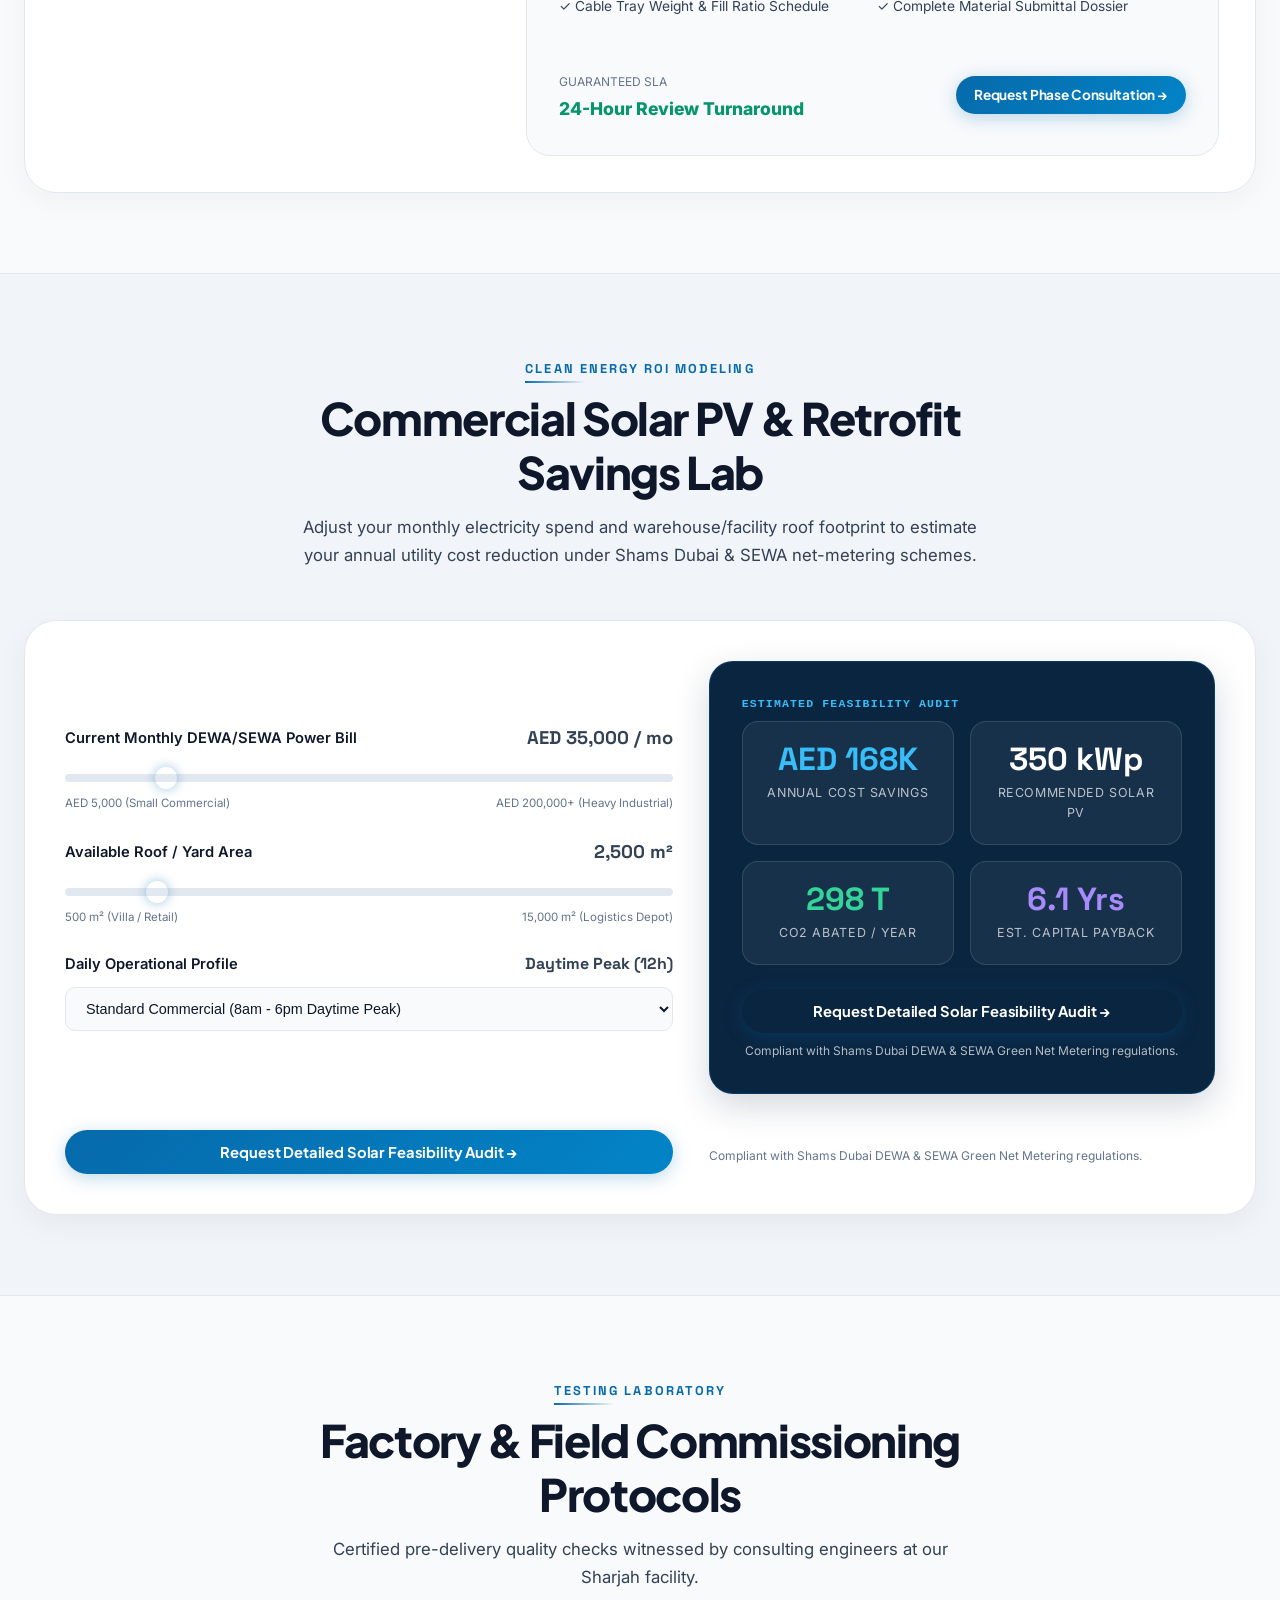
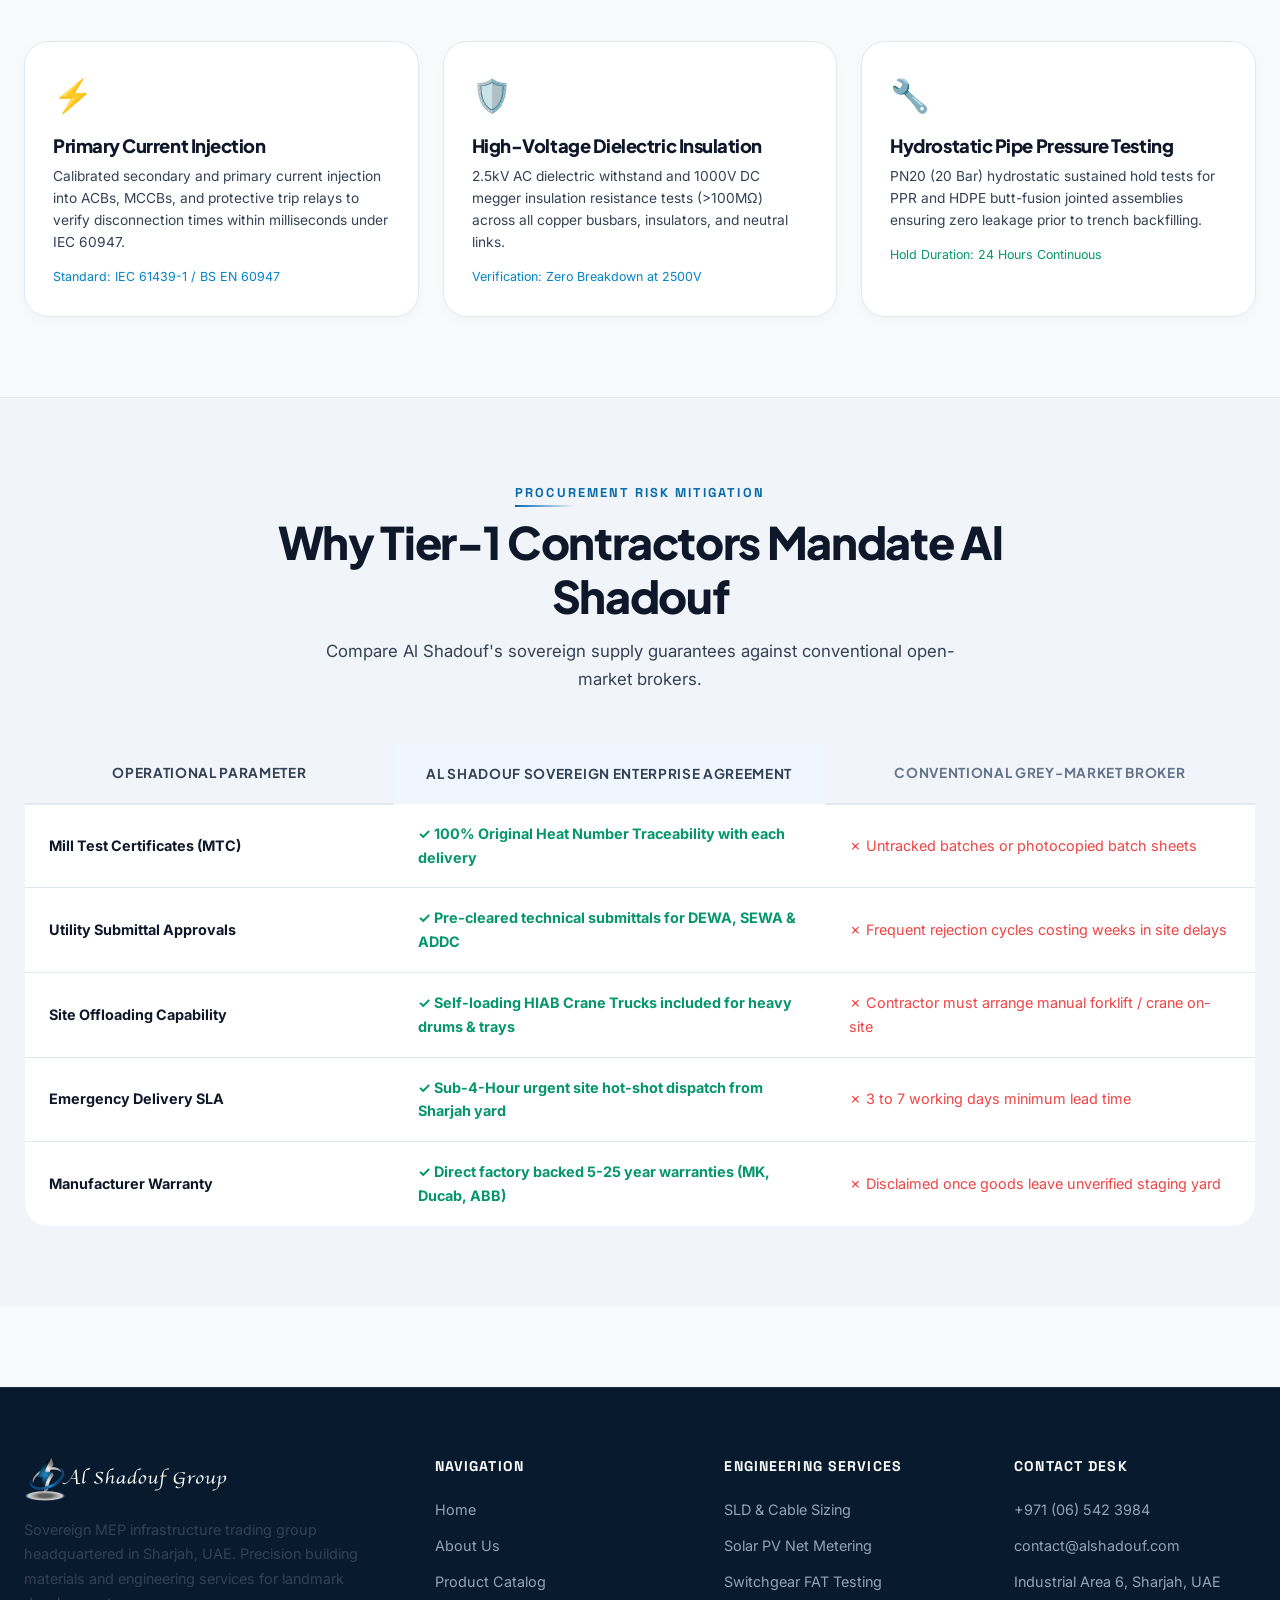
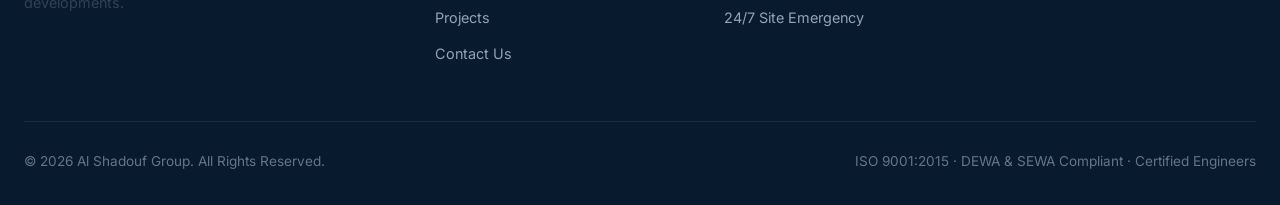
<file: services.html>
<!DOCTYPE html>
<html lang="en">
<head>
  <meta charset="UTF-8">
  <meta name="viewport" content="width=device-width, initial-scale=1.0">
  <meta name="description" content="Al Shadouf Group MEP Engineering Services: Single-line diagram sizing, switchgear FAT testing, commercial solar PV feasibility, and 24/7 site emergency logistics in UAE.">
  <title>MEP Systems Engineering & Technical Field Operations | Al Shadouf Group — UAE</title>
  <link rel="icon" type="image/png" sizes="192x192" href="images/cropped-shadoufNew_logo-192x192.png?v=2">
  <link rel="icon" type="image/png" sizes="32x32" href="images/favicon-32x32.png?v=2">
  <link rel="icon" type="image/png" sizes="16x16" href="images/favicon-16x16.png?v=2">
  <link rel="icon" type="image/svg+xml" href="images/favicon.svg?v=2">
  <link rel="apple-touch-icon" href="images/cropped-shadoufNew_logo-192x192.png?v=2">
  <link rel="shortcut icon" href="favicon.ico?v=2">
  <link rel="stylesheet" href="css/style.css">
  <style>
    /* TOTALLY UNIQUE SERVICES PAGE OPENING: CAD BLUEPRINT STUDIO */
    .services-blueprint-hero {
      padding-top: 100px;
      padding-bottom: 50px;
      position: relative;
      background: radial-gradient(circle at 10% 20%, rgba(6, 106, 171, 0.05), transparent 50%),
                  radial-gradient(circle at 90% 80%, rgba(2, 132, 199, 0.04), transparent 50%),
                  #F8FAFC;
      border-bottom: 1px solid var(--border-subtle);
      overflow: hidden;
    }
    .cad-titleblock-bar {
      background: #FFFFFF;
      border: 1px solid var(--border-subtle);
      border-radius: var(--radius-sm);
      padding: 10px 18px;
      margin-bottom: 24px;
      display: flex;
      justify-content: space-between;
      align-items: center;
      flex-wrap: wrap;
      gap: 12px;
      font-family: var(--font-mono, monospace);
      font-size: 0.76rem;
      color: var(--navy);
      box-shadow: 0 2px 8px rgba(0, 0, 0, 0.03);
    }
    .services-hero-grid {
      display: grid;
      grid-template-columns: 1.25fr 1fr;
      gap: 40px;
      align-items: center;
    }
    @media (max-width: 900px) {
      .services-hero-grid { grid-template-columns: 1fr; }
    }
    .services-hero-title {
      font-size: clamp(2.2rem, 4.2vw, 3.5rem);
      font-weight: 900;
      color: var(--navy);
      line-height: 1.15;
      margin-bottom: 18px;
      letter-spacing: -0.02em;
    }
    .diagnostic-radar-box {
      background: #FFFFFF;
      border: 1px solid var(--border-subtle);
      border-radius: var(--radius-xl);
      padding: 28px;
      box-shadow: 0 10px 30px rgba(6, 106, 171, 0.08);
    }
    .radar-node-item {
      display: flex;
      align-items: center;
      justify-content: space-between;
      padding: 12px 16px;
      background: #F8FAFC;
      border: 1px solid var(--border-subtle);
      border-radius: var(--radius-sm);
      margin-bottom: 10px;
      font-size: 0.85rem;
    }

    /* 5-Phase Interactive Blueprint */
    .blueprint-explorer-card {
      background: #FFFFFF;
      border: 1px solid var(--border-subtle);
      border-radius: var(--radius-xl);
      padding: 36px;
      box-shadow: 0 10px 30px rgba(0, 0, 0, 0.04);
    }
    .blueprint-tabs-nav {
      display: flex;
      flex-direction: column;
      gap: 12px;
    }
    .blueprint-tab-btn {
      padding: 18px 22px;
      border-radius: var(--radius-md);
      background: #F8FAFC;
      border: 1px solid var(--border-subtle);
      color: var(--text-muted);
      cursor: pointer;
      text-align: left;
      transition: all 0.25s ease;
      display: flex;
      align-items: center;
      gap: 16px;
    }
    .blueprint-tab-btn:hover {
      background: #FFFFFF;
      border-color: var(--royal-blue);
      color: var(--navy);
      transform: translateX(4px);
    }
    .blueprint-tab-btn.active {
      background: #EFF6FF;
      border-color: var(--royal-blue);
      color: var(--royal-blue);
      box-shadow: 0 4px 16px rgba(6, 106, 171, 0.1);
    }
    .blueprint-tab-btn .tab-step-num {
      font-family: var(--font-display);
      font-size: 1.1rem;
      font-weight: 800;
      color: var(--royal-blue);
    }
    .blueprint-display-canvas {
      background: #F8FAFC;
      border: 1px solid var(--border-subtle);
      border-radius: var(--radius-lg);
      padding: 32px;
      display: flex;
      flex-direction: column;
      justify-content: space-between;
      position: relative;
      overflow: hidden;
    }
    .blueprint-display-canvas::before {
      content: '';
      position: absolute;
      top: 0; left: 0; right: 0; height: 3px;
      background: linear-gradient(90deg, var(--royal-blue), var(--sky-blue));
    }
    .schematic-wireframe-box {
      background: #FFFFFF;
      border: 1px dashed rgba(6, 106, 171, 0.35);
      border-radius: var(--radius-md);
      padding: 20px;
      margin: 20px 0;
      font-family: var(--font-mono, monospace);
      font-size: 0.82rem;
      color: var(--navy);
      line-height: 1.6;
    }

    /* Retrofit Calculator Card */
    .retrofit-calc-card {
      background: #FFFFFF;
      border: 1px solid var(--border-subtle);
      border-radius: var(--radius-xl);
      padding: 40px;
      box-shadow: 0 10px 30px rgba(0, 0, 0, 0.05);
      display: grid;
      grid-template-columns: 1.2fr 1fr;
      gap: 36px;
      align-items: center;
    }
    @media (max-width: 900px) {
      .retrofit-calc-card { grid-template-columns: 1fr; }
    }
    .calc-slider-group {
      margin-bottom: 24px;
    }
    .calc-slider-header {
      display: flex;
      justify-content: space-between;
      align-items: center;
      margin-bottom: 10px;
      font-size: 0.92rem;
      font-weight: 600;
    }
    .calc-slider-val {
      font-family: var(--font-display);
      font-weight: 800;
      color: var(--royal-blue);
      font-size: 1.15rem;
    }
    .calc-slider-input {
      width: 100%;
      height: 8px;
      border-radius: 4px;
      background: #E2E8F0;
      outline: none;
      -webkit-appearance: none;
      cursor: pointer;
    }
    .calc-slider-input::-webkit-slider-thumb {
      -webkit-appearance: none;
      width: 22px;
      height: 22px;
      border-radius: 50%;
      background: var(--royal-blue);
      box-shadow: 0 0 12px rgba(6, 106, 171, 0.4);
      cursor: pointer;
    }
    .calc-metrics-grid {
      display: grid;
      grid-template-columns: 1fr 1fr;
      gap: 16px;
    }
    .calc-result-box {
      background: #F8FAFC;
      border: 1px solid var(--border-subtle);
      border-radius: var(--radius-md);
      padding: 20px;
      text-align: center;
    }
    .calc-result-val {
      font-family: var(--font-display);
      font-size: 2rem;
      font-weight: 900;
      color: var(--royal-blue);
      line-height: 1.1;
      margin-bottom: 6px;
    }
    .calc-result-label {
      font-size: 0.78rem;
      color: var(--text-dim);
      text-transform: uppercase;
      letter-spacing: 0.05em;
    }

    /* Testing Protocols Grid */
    .testing-protocol-card {
      background: #FFFFFF;
      border: 1px solid var(--border-subtle);
      border-radius: var(--radius-lg);
      padding: 28px;
      transition: all 0.25s;
      box-shadow: 0 4px 14px rgba(0, 0, 0, 0.03);
    }
    .testing-protocol-card:hover {
      border-color: var(--royal-blue);
      box-shadow: 0 12px 30px rgba(6, 106, 171, 0.1);
      transform: translateY(-3px);
    }

    /* SLA Comparison Table */
    .sla-table {
      width: 100%;
      border-collapse: collapse;
      border-radius: var(--radius-lg);
      overflow: hidden;
      border: 1px solid var(--border-subtle);
      font-size: 0.9rem;
    }
    .sla-table th {
      padding: 18px 24px;
      background: #F1F5F9;
      color: var(--navy);
      font-family: var(--font-heading);
      font-size: 0.85rem;
      text-transform: uppercase;
      letter-spacing: 0.05em;
      border-bottom: 2px solid var(--border-subtle);
    }
    .sla-table td {
      padding: 18px 24px;
      border-bottom: 1px solid var(--border-subtle);
      vertical-align: middle;
      background: #FFFFFF;
      color: var(--text-main);
    }
    .sla-table tr:hover td {
      background: #F8FAFC;
    }
  </style>
</head>
<body>

  <!-- Top Bar -->
  <div class="top-bar">
    <div class="container top-bar-inner">
      <div class="top-bar-left">
        <a href="tel:+97165423984"><span style="color:var(--gold);">📞</span> +971 (06) 542 3984</a>
        <a href="mailto:contact@alshadouf.com"><span style="color:var(--cyan);">✉️</span> contact@alshadouf.com</a>
        <span>Industrial Area - 06, Sharjah, UAE</span>
      </div>
      <div class="top-bar-right">
        <span>Turnkey Engineering Support · Sub-4-Hour SLA</span>
      </div>
    </div>
  </div>

  <!-- Navbar: Standalone Exact Official Logo -->
  <nav class="navbar" id="navbar">
    <div class="container nav-inner">
      <a href="index.html" style="display:flex; align-items:center;">
        <img src="images/New01shadouf_logo_dark.svg" alt="Al Shadouf Group" class="nav-official-logo">
      </a>

      <div class="nav-menu" id="navLinks">
        <a href="index.html" class="nav-link">Home</a>
        <a href="about.html" class="nav-link">About</a>
        <div class="nav-dropdown">
          <a href="products.html" class="nav-link">Products <span style="font-size:0.65rem; opacity:0.6;">▼</span></a>
          <div class="nav-dropdown-menu">
            <a href="products.html?cat=electrical">⚡ Electrical & Cable Systems</a>
            <a href="products.html?cat=switchgear">⚙️ Switchgear & Enclosures</a>
            <a href="products.html?cat=solar">☀️ Solar PV & EV Charging</a>
            <a href="products.html?cat=plumbing">🔧 Drainage & Hydro Piping</a>
            <a href="products.html?cat=lighting">💡 Architectural & LED Lighting</a>
            <a href="products.html?cat=earthing">⚡ Earthing & Lightning Bars</a>
          </div>
        </div>
        <a href="services.html" class="nav-link active">Services</a>
        <a href="projects.html" class="nav-link">Projects</a>
        <a href="contact.html" class="nav-link">Contact</a>
        <a href="#quote" class="btn btn-primary btn-sm nav-cta">Instant RFQ</a>
      </div>

      <div class="hamburger" id="menuToggle" aria-label="Toggle menu">
        <span></span><span></span><span></span>
      </div>
    </div>
  </nav>

  <!-- TOTALLY UNIQUE HERO: CAD BLUEPRINT STUDIO -->
  <section class="services-blueprint-hero">
    <div class="container">
      
      <!-- CAD Titleblock Bar -->
      <div class="cad-titleblock-bar fade-in">
        <div>DWG NO: AS-MEP-ENG-2026-REV3</div>
        <div>DISCIPLINE: TURNKEY FIELD ENGINEERING & SIZING</div>
        <div>UTILITIES: DEWA / SEWA / ADDC COMPLIANT</div>
        <div>STATUS: 🟢 ACTIVE DEPLOYMENT</div>
      </div>

      <div class="services-hero-grid fade-in">
        
        <!-- Left Hero Content -->
        <div>
          <div style="display:flex; align-items:center; gap:10px; margin-bottom:12px;">
            <span class="tech-pill" style="border-color:var(--cyan); color:var(--cyan);">FIELD OPERATIONS BENCH</span>
            <span style="font-size:0.8rem; color:var(--text-dim);">Nationwide UAE Coverage</span>
          </div>

          <h1 class="services-hero-title">
            Precision Systems Engineering & <span class="text-gradient">Turnkey Operations.</span>
          </h1>

          <p style="color:var(--text-muted); font-size:1.05rem; line-height:1.7; margin-bottom:24px;">
            We operate beyond standard warehousing: our licensed MEP electrical and piping engineers calculate single-line diagrams, execute Form 4 factory acceptance tests (FAT), engineer Shams Dubai solar arrays, and dispatch crane-mounted fleets 24/7.
          </p>

          <div style="display:flex; gap:14px; flex-wrap:wrap;">
            <a href="#blueprint" class="btn btn-primary btn-sm">Explore 5-Phase Blueprint ⚙️</a>
            <a href="#retrofit" class="btn btn-outline btn-sm">Calculate Solar Retrofit ROI →</a>
          </div>
        </div>

        <!-- Right Diagnostic Radar Console -->
        <div class="diagnostic-radar-box">
          <div style="display:flex; justify-content:space-between; align-items:center; margin-bottom:16px;">
            <span style="font-family:var(--font-mono); font-size:0.75rem; color:var(--royal-blue); text-transform:uppercase; letter-spacing:0.08em; font-weight:700;">SYSTEM DIAGNOSTIC TELEMETRY</span>
            <span style="font-size:0.72rem; color:var(--emerald-live); font-weight:700;">🟢 5/5 SYSTEMS ONLINE</span>
          </div>

          <div class="radar-node-item">
            <div>
              <div style="font-weight:700; color:var(--text-main);">01. Electrical Sizing & SLD</div>
              <div style="font-size:0.75rem; color:var(--text-dim);">Voltage drop, kA fault current, containment</div>
            </div>
            <span style="font-family:var(--font-mono); font-size:0.78rem; color:var(--emerald-live);">ONLINE</span>
          </div>

          <div class="radar-node-item">
            <div>
              <div style="font-weight:700; color:var(--text-main);">02. Central Yard Staging Hub</div>
              <div style="font-size:0.75rem; color:var(--text-dim);">Overhead gantry crane, barcode staging</div>
            </div>
            <span style="font-family:var(--font-mono); font-size:0.78rem; color:var(--emerald-live);">LOADING</span>
          </div>

          <div class="radar-node-item">
            <div>
              <div style="font-weight:700; color:var(--text-main);">03. Solar PV & EV Infrastructure</div>
              <div style="font-size:0.75rem; color:var(--text-dim);">Shams Dubai grid-tie & ABB Terra wallboxes</div>
            </div>
            <span style="font-family:var(--font-mono); font-size:0.78rem; color:var(--cyan);">CERTIFIED</span>
          </div>

          <div class="radar-node-item">
            <div>
              <div style="font-weight:700; color:var(--text-main);">04. Switchgear FAT Testing Lab</div>
              <div style="font-size:0.75rem; color:var(--text-dim);">Form 4B primary injection & relay timing</div>
            </div>
            <span style="font-family:var(--font-mono); font-size:0.78rem; color:var(--gold);">TESTING</span>
          </div>

          <div class="radar-node-item" style="margin-bottom:0;">
            <div>
              <div style="font-weight:700; color:var(--text-main);">05. 24/7 Site Emergency Response</div>
              <div style="font-size:0.75rem; color:var(--text-dim);">Sub-4-Hour urgent parts delivery</div>
            </div>
            <span style="font-family:var(--font-mono); font-size:0.78rem; color:var(--emerald-live);">STANDBY</span>
          </div>
        </div>

      </div>
    </div>
  </section>

  <!-- GROWN SECTION: 5-PHASE INTERACTIVE BLUEPRINT EXPLORER -->
  <section class="section" id="blueprint" style="padding-top:40px;">
    <div class="container">
      <div class="section-header fade-in">
        <div class="overline">Operational Methodology</div>
        <h2>Enterprise Systems Engineering Blueprint</h2>
        <p style="color:var(--text-muted); max-width:650px; margin:0 auto;">Click through our 5 core operational phases to inspect technical deliverables, standards compliance, and SLA guarantees.</p>
      </div>

      <div class="blueprint-explorer-card fade-in">
        <div style="display:grid; grid-template-columns:1fr 1.6fr; gap:32px;">
          
          <!-- Left Navigation Tabs -->
          <div class="blueprint-tabs-nav">
            <button class="blueprint-tab-btn active" onclick="switchBlueprintTab(0)">
              <span class="tab-step-num">01</span>
              <div>
                <div style="font-weight:700; font-size:1rem;">Engineering Sizing & SLD</div>
                <div style="font-size:0.78rem; opacity:0.8;">Cable sizing, voltage drop, containment sizing</div>
              </div>
            </button>

            <button class="blueprint-tab-btn" onclick="switchBlueprintTab(1)">
              <span class="tab-step-num">02</span>
              <div>
                <div style="font-weight:700; font-size:1rem;">Central Yard Staging & JIT</div>
                <div style="font-size:0.78rem; opacity:0.8;">Overhead gantry crane loading, phase dispatch</div>
              </div>
            </button>

            <button class="blueprint-tab-btn" onclick="switchBlueprintTab(2)">
              <span class="tab-step-num">03</span>
              <div>
                <div style="font-weight:700; font-size:1rem;">Solar PV & EV Infrastructure</div>
                <div style="font-size:0.78rem; opacity:0.8;">DEWA Shams grid tie, ABB Terra fast chargers</div>
              </div>
            </button>

            <button class="blueprint-tab-btn" onclick="switchBlueprintTab(3)">
              <span class="tab-step-num">04</span>
              <div>
                <div style="font-weight:700; font-size:1rem;">Switchgear FAT Testing</div>
                <div style="font-size:0.78rem; opacity:0.8;">Form 4 panels, primary injection, relay timing</div>
              </div>
            </button>

            <button class="blueprint-tab-btn" onclick="switchBlueprintTab(4)">
              <span class="tab-step-num">05</span>
              <div>
                <div style="font-weight:700; font-size:1rem;">24/7 Rapid Emergency Supply</div>
                <div style="font-size:0.78rem; opacity:0.8;">Sub-4-Hour critical shutdown parts dispatch</div>
              </div>
            </button>
          </div>

          <!-- Right Interactive Blueprint Display Canvas -->
          <div class="blueprint-display-canvas" id="blueprintCanvas">
            <div>
              <div style="display:flex; justify-content:space-between; align-items:center;">
                <span class="tech-pill" id="bpPill" style="border-color:rgba(6,106,171,0.3); color:var(--royal-blue);">DISCIPLINE: ELECTRICAL SIZING</span>
                <span style="font-family:var(--font-mono); font-size:0.75rem; color:var(--text-dim);" id="bpStandard">CODE: IEC 60364 / BS 7671</span>
              </div>
              <h3 style="font-size:1.6rem; margin:14px 0 8px; color:var(--navy);" id="bpTitle">Cable Sizing & Single-Line Diagram (SLD) Verification</h3>
              <p style="color:var(--text-muted); font-size:0.92rem; line-height:1.7;" id="bpDesc">
                Our in-house MEP electrical engineers review your electrical load schedule, verify thermal derating factors, prospective fault currents (kA), and generate single-line diagrams pre-cleared for DEWA, SEWA, and ADDC review.
              </p>

              <!-- Technical Schematic ASCII / Wireframe Preview -->
              <div class="schematic-wireframe-box" id="bpSchematic">
[GRID INPUT: 11kV/400V 1600kVA] ──> [FORM 4 MDB] ──> [DERATING: 50°C AMBIENT]
  ├── FEEDER 1: 4C x 300mm² Cu/XLPE/SWA/LSF ──> [SMDB-GF] (ΔV: 1.8%)
  ├── FEEDER 2: 4C x 185mm² Cu/XLPE/SWA/LSF ──> [SMDB-1F] (ΔV: 2.1%)
  └── BUSDUCT: 2500A Compact Sandwich ──> [RISING MAIN] (IP68)
              </div>

              <!-- Deliverables Checklist -->
              <div style="margin-top:20px;">
                <div style="font-weight:700; font-size:0.88rem; color:var(--navy); margin-bottom:10px; text-transform:uppercase; letter-spacing:0.05em;">Phase Deliverables:</div>
                <ul id="bpDeliverables" style="list-style:none; padding:0; margin:0; display:grid; grid-template-columns:1fr 1fr; gap:8px; font-size:0.86rem; color:var(--text-muted);">
                  <li>✓ Certified Voltage Drop Calculations (<2.5%)</li>
                  <li>✓ Short-Circuit Fault Rating Calculations</li>
                  <li>✓ Cable Tray Weight & Fill Ratio Schedule</li>
                  <li>✓ Complete Material Submittal Dossier</li>
                </ul>
              </div>
            </div>

            <!-- Canvas Bottom Actions -->
            <div style="margin-top:28px; padding-top:20px; border-top:1px solid rgba(255,255,255,0.06); display:flex; justify-content:space-between; align-items:center; flex-wrap:wrap; gap:16px;">
              <div>
                <span style="font-size:0.75rem; color:var(--text-dim); text-transform:uppercase;">Guaranteed SLA</span>
                <div style="font-weight:800; font-size:1.1rem; color:var(--emerald-live);" id="bpSLA">24-Hour Review Turnaround</div>
              </div>
              <a href="#quote" class="btn btn-primary btn-sm" onclick="openUniversalRFQ('Engineering Sizing Review')">Request Phase Consultation →</a>
            </div>
          </div>

        </div>
      </div>
    </div>
  </section>

  <!-- GROWN SECTION: SOLAR PV & ENERGY RETROFIT CALCULATOR -->
  <section class="section" id="retrofit" style="background:var(--bg-surface); border-top:1px solid var(--border-subtle); border-bottom:1px solid var(--border-subtle);">
    <div class="container">
      <div class="section-header fade-in">
        <div class="overline">Clean Energy ROI Modeling</div>
        <h2>Commercial Solar PV & Retrofit Savings Lab</h2>
        <p style="color:var(--text-muted); max-width:680px; margin:0 auto;">Adjust your monthly electricity spend and warehouse/facility roof footprint to estimate your annual utility cost reduction under Shams Dubai & SEWA net-metering schemes.</p>
      </div>

      <div class="retrofit-calc-card fade-in">
        
        <!-- Controls Column -->
        <div>
          <div class="calc-slider-group">
            <div class="calc-slider-header">
              <span style="color:var(--text-main);">Current Monthly DEWA/SEWA Power Bill</span>
              <span class="calc-slider-val" id="dispBill">AED 35,000 / mo</span>
            </div>
            <input type="range" class="calc-slider-input" id="billSlider" min="5000" max="200000" step="2500" value="35000" oninput="updateRetrofitCalculator()">
            <div style="display:flex; justify-content:space-between; font-size:0.72rem; color:var(--text-dim); margin-top:4px;">
              <span>AED 5,000 (Small Commercial)</span>
              <span>AED 200,000+ (Heavy Industrial)</span>
            </div>
          </div>

          <div class="calc-slider-group">
            <div class="calc-slider-header">
              <span style="color:var(--text-main);">Available Roof / Yard Area</span>
              <span class="calc-slider-val" id="dispArea" style="color:var(--royal-blue);">2,500 m²</span>
            </div>
            <input type="range" class="calc-slider-input" id="areaSlider" min="500" max="15000" step="250" value="2500" oninput="updateRetrofitCalculator()" style="accent-color:var(--royal-blue);">
            <div style="display:flex; justify-content:space-between; font-size:0.72rem; color:var(--text-dim); margin-top:4px;">
              <span>500 m² (Villa / Retail)</span>
              <span>15,000 m² (Logistics Depot)</span>
            </div>
          </div>

          <div class="calc-slider-group" style="margin-bottom:0;">
            <div class="calc-slider-header">
              <span style="color:var(--text-main);">Daily Operational Profile</span>
              <span class="calc-slider-val" id="dispProfile" style="color:var(--royal-blue); font-size:1rem;">Daytime Peak (12h)</span>
            </div>
            <select id="profileSelect" onchange="updateRetrofitCalculator()" style="width:100%; padding:12px 16px; background:#F8FAFC; border:1px solid var(--border-subtle); border-radius:var(--radius-sm); color:var(--text-main); font-size:0.9rem; outline:none;">
              <option value="0.42">Standard Commercial (8am - 6pm Daytime Peak)</option>
              <option value="0.55">Heavy Manufacturing & Cold Storage (24/7 Sustained Load)</option>
              <option value="0.35">Logistics & Warehousing (Daytime Forklift Charging)</option>
            </select>
          </div>
        </div>

        <!-- Dynamic Output Column -->
        <div style="background:#0A2540; border:1px solid rgba(6, 106, 171, 0.35); border-radius:var(--radius-lg); padding:32px; color:#FFFFFF; box-shadow:0 12px 35px rgba(10,37,64,0.18);">
          <div style="font-family:var(--font-mono); font-size:0.72rem; color:#38BDF8; text-transform:uppercase; letter-spacing:0.1em; margin-bottom:8px; font-weight:700;">ESTIMATED FEASIBILITY AUDIT</div>
          <div class="calc-metrics-grid">
            
            <div class="calc-result-box" style="background:rgba(255,255,255,0.06); border:1px solid rgba(255,255,255,0.12);">
              <div class="calc-result-val" id="resAnnualSavings" style="color:#38BDF8;">AED 176K</div>
              <div class="calc-result-label" style="color:rgba(255,255,255,0.7);">Annual Cost Savings</div>
            </div>

            <div class="calc-result-box" style="background:rgba(255,255,255,0.06); border:1px solid rgba(255,255,255,0.12);">
              <div class="calc-result-val" id="resSystemKwp" style="color:var(--sky-blue);">340 kWp</div>
              <div class="calc-result-label" style="color:rgba(255,255,255,0.7);">Recommended Solar PV</div>
            </div>

            <div class="calc-result-box" style="background:rgba(255,255,255,0.06); border:1px solid rgba(255,255,255,0.12);">
              <div class="calc-result-val" id="resCO2" style="color:#34D399;">285 T</div>
              <div class="calc-result-label" style="color:rgba(255,255,255,0.7);">CO2 Abated / Year</div>
            </div>

            <div class="calc-result-box" style="background:rgba(255,255,255,0.06); border:1px solid rgba(255,255,255,0.12);">
              <div class="calc-result-val" id="resPayback" style="color:#A78BFA;">2.8 Yrs</div>
              <div class="calc-result-label" style="color:rgba(255,255,255,0.7);">Est. Capital Payback</div>
            </div>

          </div>

          <div style="margin-top:24px; text-align:center;">
            <button class="btn btn-primary" style="width:100%; justify-content:center; background:linear-gradient(135deg, var(--royal-blue), var(--sky-blue));" onclick="openUniversalRFQ('Solar PV Retrofit Feasibility')">Request Detailed Solar Feasibility Audit →</button>
            <div style="font-size:0.75rem; color:rgba(255,255,255,0.7); margin-top:8px;">Compliant with Shams Dubai DEWA & SEWA Green Net Metering regulations.</div>
          </div>
        </div>
            <button class="btn btn-primary" style="width:100%; justify-content:center;" onclick="openUniversalRFQ('Solar PV Retrofit Feasibility')">Request Detailed Solar Feasibility Audit →</button>
            <div style="font-size:0.75rem; color:var(--text-dim); margin-top:8px;">Compliant with Shams Dubai DEWA & SEWA Green Net Metering regulations.</div>
          </div>
        </div>

      </div>
    </div>
  </section>

  <!-- GROWN SECTION: FIELD TESTING & COMMISSIONING PROTOCOLS -->
  <section class="section">
    <div class="container">
      <div class="section-header fade-in">
        <div class="overline">Testing Laboratory</div>
        <h2>Factory & Field Commissioning Protocols</h2>
        <p style="color:var(--text-muted); max-width:650px; margin:0 auto;">Certified pre-delivery quality checks witnessed by consulting engineers at our Sharjah facility.</p>
      </div>

      <div style="display:grid; grid-template-columns:repeat(3, 1fr); gap:24px;" class="fade-in">
        <div class="testing-protocol-card">
          <div style="font-size:2rem; margin-bottom:12px;">⚡</div>
          <h4 style="font-size:1.15rem; color:var(--text-main); margin-bottom:8px;">Primary Current Injection</h4>
          <p style="font-size:0.86rem; color:var(--text-muted); line-height:1.6; margin-bottom:14px;">
            Calibrated secondary and primary current injection into ACBs, MCCBs, and protective trip relays to verify disconnection times within milliseconds under IEC 60947.
          </p>
          <div style="font-size:0.78rem; color:var(--gold-light);">Standard: IEC 61439-1 / BS EN 60947</div>
        </div>

        <div class="testing-protocol-card">
          <div style="font-size:2rem; margin-bottom:12px;">🛡️</div>
          <h4 style="font-size:1.15rem; color:var(--text-main); margin-bottom:8px;">High-Voltage Dielectric Insulation</h4>
          <p style="font-size:0.86rem; color:var(--text-muted); line-height:1.6; margin-bottom:14px;">
            2.5kV AC dielectric withstand and 1000V DC megger insulation resistance tests (>100MΩ) across all copper busbars, insulators, and neutral links.
          </p>
          <div style="font-size:0.78rem; color:var(--cyan);">Verification: Zero Breakdown at 2500V</div>
        </div>

        <div class="testing-protocol-card">
          <div style="font-size:2rem; margin-bottom:12px;">🔧</div>
          <h4 style="font-size:1.15rem; color:var(--text-main); margin-bottom:8px;">Hydrostatic Pipe Pressure Testing</h4>
          <p style="font-size:0.86rem; color:var(--text-muted); line-height:1.6; margin-bottom:14px;">
            PN20 (20 Bar) hydrostatic sustained hold tests for PPR and HDPE butt-fusion jointed assemblies ensuring zero leakage prior to trench backfilling.
          </p>
          <div style="font-size:0.78rem; color:var(--emerald-live);">Hold Duration: 24 Hours Continuous</div>
        </div>
      </div>
    </div>
  </section>

  <!-- GROWN SECTION: SLA COMPARISON MATRIX -->
  <section class="section" style="background:var(--bg-surface); border-top:1px solid var(--border-subtle);">
    <div class="container">
      <div class="section-header fade-in">
        <div class="overline">Procurement Risk Mitigation</div>
        <h2>Why Tier-1 Contractors Mandate Al Shadouf</h2>
        <p style="color:var(--text-muted); max-width:680px; margin:0 auto;">Compare Al Shadouf's sovereign supply guarantees against conventional open-market brokers.</p>
      </div>

      <div style="overflow-x:auto;" class="fade-in">
        <table class="sla-table">
          <thead>
            <tr>
              <th style="width:30%;">Operational Parameter</th>
              <th style="width:35%; color:var(--royal-blue); background:#EFF6FF; border-bottom:2px solid var(--royal-blue);">Al Shadouf Sovereign Enterprise Agreement</th>
              <th style="width:35%; color:var(--text-dim);">Conventional Grey-Market Broker</th>
            </tr>
          </thead>
          <tbody>
            <tr>
              <td style="font-weight:700; color:var(--text-main);">Mill Test Certificates (MTC)</td>
              <td style="color:var(--emerald-live); font-weight:700;">✓ 100% Original Heat Number Traceability with each delivery</td>
              <td style="color:#EF4444;">✗ Untracked batches or photocopied batch sheets</td>
            </tr>
            <tr>
              <td style="font-weight:700; color:var(--text-main);">Utility Submittal Approvals</td>
              <td style="color:var(--emerald-live); font-weight:700;">✓ Pre-cleared technical submittals for DEWA, SEWA & ADDC</td>
              <td style="color:#EF4444;">✗ Frequent rejection cycles costing weeks in site delays</td>
            </tr>
            <tr>
              <td style="font-weight:700; color:var(--text-main);">Site Offloading Capability</td>
              <td style="color:var(--emerald-live); font-weight:700;">✓ Self-loading HIAB Crane Trucks included for heavy drums & trays</td>
              <td style="color:#EF4444;">✗ Contractor must arrange manual forklift / crane on-site</td>
            </tr>
            <tr>
              <td style="font-weight:700; color:var(--text-main);">Emergency Delivery SLA</td>
              <td style="color:var(--emerald-live); font-weight:700;">✓ Sub-4-Hour urgent site hot-shot dispatch from Sharjah yard</td>
              <td style="color:#EF4444;">✗ 3 to 7 working days minimum lead time</td>
            </tr>
            <tr>
              <td style="font-weight:700; color:var(--text-main);">Manufacturer Warranty</td>
              <td style="color:var(--emerald-live); font-weight:700;">✓ Direct factory backed 5-25 year warranties (MK, Ducab, ABB)</td>
              <td style="color:#EF4444;">✗ Disclaimed once goods leave unverified staging yard</td>
            </tr>
          </tbody>
        </table>
      </div>
    </div>
  </section>

  <!-- Universal RFQ Modal -->
  <div class="rfq-modal-overlay" id="rfqModal" style="display:none; position:fixed; top:0; left:0; width:100%; height:100%; background:rgba(10,37,64,0.7); backdrop-filter:blur(8px); z-index:9999; align-items:center; justify-content:center;">
    <div class="rfq-modal-card" style="background:#FFFFFF; border:1px solid var(--border-subtle); border-radius:16px; padding:36px; max-width:540px; width:92%; position:relative; box-shadow:0 25px 60px rgba(0, 0, 0, 0.15); color:var(--text-main);">
      <button onclick="document.getElementById('rfqModal').style.display='none'" style="position:absolute; top:18px; right:20px; background:none; border:none; color:var(--text-dim); font-size:1.5rem; cursor:pointer;">&times;</button>
      <div style="font-family:var(--font-mono); font-size:0.75rem; color:var(--royal-blue); letter-spacing:0.1em; text-transform:uppercase; margin-bottom:6px; font-weight:700;">ENGINEERING ESTIMATION DESK</div>
      <h3 style="font-size:1.5rem; margin-bottom:12px; color:var(--navy);">Request Engineering Service Consultation</h3>
      <p style="font-size:0.88rem; color:var(--text-muted); margin-bottom:20px;">Direct coordination with senior MEP applications engineers. Sub-4-Hour SLA.</p>
      <form id="rfqForm" onsubmit="handleUniversalRFQ(event)">
        <div style="margin-bottom:14px;">
          <input type="text" name="name" required placeholder="Consulting Engineer / Project Manager Name" style="width:100%; padding:12px 16px; background:#F8FAFC; border:1px solid var(--border-subtle); border-radius:8px; color:var(--text-main); font-size:0.9rem;">
        </div>
        <div style="margin-bottom:14px;">
          <input type="text" name="company" required placeholder="Consultancy / Contracting Firm (e.g. Arabtec, Drake & Scull)" style="width:100%; padding:12px 16px; background:#F8FAFC; border:1px solid var(--border-subtle); border-radius:8px; color:var(--text-main); font-size:0.9rem;">
        </div>
        <div style="display:grid; grid-template-columns:1fr 1fr; gap:12px; margin-bottom:14px;">
          <input type="tel" name="phone" required placeholder="Phone / WhatsApp (+971)" style="width:100%; padding:12px 16px; background:#F8FAFC; border:1px solid var(--border-subtle); border-radius:8px; color:var(--text-main); font-size:0.9rem;">
          <input type="email" name="email" required placeholder="Corporate Email" style="width:100%; padding:12px 16px; background:#F8FAFC; border:1px solid var(--border-subtle); border-radius:8px; color:var(--text-main); font-size:0.9rem;">
        </div>
        <div style="margin-bottom:18px;">
          <textarea name="boq" id="rfqServiceNote" rows="3" placeholder="Specify required scope: Cable Sizing, FAT Testing, Shams Solar, or Emergency Dispatch..." style="width:100%; padding:12px 16px; background:#F8FAFC; border:1px solid var(--border-subtle); border-radius:8px; color:var(--text-main); font-size:0.9rem; resize:vertical;"></textarea>
        </div>
        <button type="submit" class="btn btn-primary" style="width:100%; justify-content:center; padding:14px;">🚀 Dispatch To Chief MEP Engineer</button>
      </form>
    </div>
  </div>

  <!-- Footer: Standalone Exact Official Logo -->
  <footer class="footer">
    <div class="container">
      <div class="footer-grid">
        <div>
          <div style="display:flex; align-items:center; margin-bottom:16px;">
            <img src="images/New01shadouf_logo02.svg" alt="Al Shadouf Group" class="nav-official-logo">
          </div>
          <p style="font-size:0.9rem; color:var(--text-muted); line-height:1.7;">
            Sovereign MEP infrastructure trading group headquartered in Sharjah, UAE. Precision building materials and engineering services for landmark developments.
          </p>
        </div>
        <div class="footer-col">
          <h4>Navigation</h4>
          <a href="index.html">Home</a>
          <a href="about.html">About Us</a>
          <a href="products.html">Product Catalog</a>
          <a href="projects.html">Projects</a>
          <a href="contact.html">Contact Us</a>
        </div>
        <div class="footer-col">
          <h4>Engineering Services</h4>
          <a href="services.html">SLD & Cable Sizing</a>
          <a href="services.html">Solar PV Net Metering</a>
          <a href="services.html">Switchgear FAT Testing</a>
          <a href="services.html">24/7 Site Emergency</a>
        </div>
        <div class="footer-col">
          <h4>Contact Desk</h4>
          <a href="tel:+97165423984">+971 (06) 542 3984</a>
          <a href="mailto:contact@alshadouf.com">contact@alshadouf.com</a>
          <a href="#">Industrial Area 6, Sharjah, UAE</a>
        </div>
      </div>
      <div class="footer-bottom">
        <div>© 2026 Al Shadouf Group. All Rights Reserved.</div>
        <div>ISO 9001:2015 · DEWA & SEWA Compliant · Certified Engineers</div>
      </div>
    </div>
  </footer>

  <script src="js/lenis.min.js"></script>
  <script src="js/shadouf-scroll.js"></script>
  <script src="js/main.js"></script>
  <script>
    const blueprintData = [
      {
        pill: 'DISCIPLINE: ELECTRICAL SIZING',
        standard: 'CODE: IEC 60364 / BS 7671',
        title: 'Cable Sizing & Single-Line Diagram (SLD) Verification',
        desc: 'Our in-house MEP electrical engineers review your electrical load schedule, verify thermal derating factors, prospective fault currents (kA), and generate single-line diagrams pre-cleared for DEWA, SEWA, and ADDC review.',
        schematic: `[GRID INPUT: 11kV/400V 1600kVA] ──> [FORM 4 MDB] ──> [DERATING: 50°C AMBIENT]
  ├── FEEDER 1: 4C x 300mm² Cu/XLPE/SWA/LSF ──> [SMDB-GF] (ΔV: 1.8%)
  ├── FEEDER 2: 4C x 185mm² Cu/XLPE/SWA/LSF ──> [SMDB-1F] (ΔV: 2.1%)
  └── BUSDUCT: 2500A Compact Sandwich ──> [RISING MAIN] (IP68)`,
        deliverables: [
          'Certified Voltage Drop Calculations (<2.5%)',
          'Short-Circuit Fault Rating Calculations (50kA / 1s)',
          'Cable Tray Weight & Fill Ratio Schedule',
          'Complete Material Submittal Dossier (DEWA Format)'
        ],
        sla: '24-Hour Review Turnaround'
      },
      {
        pill: 'DISCIPLINE: LOGISTICS OPERATIONS',
        standard: 'FLEET: 18 HEAVY ARTICULATED FLATBEDS',
        title: 'Central Yard Staging & Just-In-Time Dispatch',
        desc: 'Avoid congested jobsite clutter. We store your scheduled project material at our 120,000 sq.ft Sharjah Central Yard and dispatch by phase, floor-by-floor, with certified crane-mounted flatbeds.',
        schematic: `[SHARJAH CENTRAL YARD] ──> [BARCODE BATCH STAGING] ──> [CRANE LOADING]
  ├── TRUCK 1: 05:30 GST ──> [DUBAI BUSINESS BAY] (Floor 10-15 Containment)
  ├── TRUCK 2: 07:00 GST ──> [JAFZA LOGISTICS HUB] (HDPE Drainage Pipes)
  └── TRUCK 3: 09:30 GST ──> [ABU DHABI ICAD] (Furse Copper Grounding Bars)`,
        deliverables: [
          'Staggered Delivery Schedules matched to construction milestones',
          'Self-offloading HIAB Crane Flatbed Trucks',
          'Weather-Proof Moisture Barrier Shrink-Wrapping',
          'Signed On-Site Delivery Notes with Material Heat Numbers'
        ],
        sla: '100% On-Time Site Arrival'
      },
      {
        pill: 'DISCIPLINE: CLEAN ENERGY / DEWA SHAMS',
        standard: 'CERTIFICATION: DEWA DRRG & ABB EV CERTIFIED',
        title: 'Solar PV & EV Charging Infrastructure Engineering',
        desc: 'Turnkey engineering for commercial rooftop solar grid-tie systems and ABB Terra commercial EV charging hubs. We manage the complete technical package from shade simulation to utility net-metering interconnection.',
        schematic: `[SOLAR ARRAY: 350 kWp TIER-1 BI-FACIAL] ──> [DC ISOLATOR 1500V]
  └── [STRING INVERTER: ABB 100kW x 3] ──> [DEWA BIDIRECTIONAL METER]
        └── [EV HUB: 4 x ABB TERRA AC 22kW + 1 x 50kW DC FAST CHARGER]`,
        deliverables: [
          'PVsyst Helioscope Solar Yield & Shading Simulation',
          'DEWA Shams Dubai Grid Connection Application Pack',
          'MID-Certified Sub-metering & Dynamic Load Balancing',
          'OCPP 1.6J Cloud Billing Platform Integration'
        ],
        sla: 'Guaranteed Shams DEWA First-Pass'
      },
      {
        pill: 'DISCIPLINE: SWITCHGEAR QA/QC',
        standard: 'STANDARD: IEC 61439-1/2 (FORM 2 TO 4B)',
        title: 'Switchgear Factory Acceptance Testing (FAT)',
        desc: 'Comprehensive pre-delivery testing of main distribution boards (MDB), sub-main panels (SMDB), and motor control centers (MCC) at our certified Sharjah testing lab in the presence of your consultant engineers.',
        schematic: `[PANEL UNDER TEST: 3200A FORM 4B MDB]
  ├── TEST 1: High Voltage Dielectric Withstand (2500V AC / 1 Min)
  ├── TEST 2: Primary Current Injection Trip Time (ACB 0.1s - 1.0s)
  ├── TEST 3: Insulation Resistance (Megger 1000V DC > 100 MΩ)
  └── TEST 4: Control Circuit & Shunt Trip Automation Verification`,
        deliverables: [
          'Full Factory Acceptance Test (FAT) Certification Protocol',
          'Calibrated Secondary Injection Test Graphs',
          'Third-Party Authority Inspection Sign-Off Sheet',
          'As-Built CAD Wiring Schematics & Maintenance Dossier'
        ],
        sla: 'Zero-Defect Jobsite Delivery'
      },
      {
        pill: 'DISCIPLINE: EMERGENCY RESPONSE',
        standard: 'COVERAGE: 24/7/365 NATIONWIDE UAE',
        title: '24/7 Rapid Emergency MEP Site Replacements',
        desc: 'Unplanned power outage, water main burst, or cable insulation failure on active job sites? Our dedicated rapid-response trucks dispatch replacement breakers, cable joints, and valves around the clock.',
        schematic: `[HOTLINE ALERT: +971 6 542 3984] ──> [ON-CALL DISPATCH ENGINEER]
  └── [WAREHOUSE AUTO-PICK] ──> [RAPID FLATBED DISPATCH]
        ├── TRANSIT TO DUBAI: 28 Minutes via E311
        ├── TRANSIT TO SHARJAH: 12 Minutes Direct
        └── SITE TURNOVER: Sub-4-Hour Complete Material Handover`,
        deliverables: [
          'Emergency Dedicated Phone & WhatsApp Hotline Dispatch',
          'Immediate Stock Allocation without waiting for credit approvals',
          'Emergency Cable Jointing Kits & Hydro Fusion Couplers',
          'Emergency Delivery Ticket for Insurance Documentation'
        ],
        sla: 'Sub-4-Hour Site Arrival'
      }
    ];

    function switchBlueprintTab(index) {
      const data = blueprintData[index];
      const buttons = document.querySelectorAll('.blueprint-tab-btn');
      buttons.forEach((btn, i) => {
        if (i === index) btn.classList.add('active');
        else btn.classList.remove('active');
      });

      document.getElementById('bpPill').textContent = data.pill;
      document.getElementById('bpStandard').textContent = data.standard;
      document.getElementById('bpTitle').textContent = data.title;
      document.getElementById('bpDesc').textContent = data.desc;
      document.getElementById('bpSchematic').textContent = data.schematic;
      document.getElementById('bpSLA').textContent = data.sla;

      const delivList = document.getElementById('bpDeliverables');
      delivList.innerHTML = '';
      data.deliverables.forEach(d => {
        const li = document.createElement('li');
        li.textContent = `✓ ${d}`;
        delivList.appendChild(li);
      });
    }

    function updateRetrofitCalculator() {
      const bill = parseFloat(document.getElementById('billSlider').value);
      const area = parseFloat(document.getElementById('areaSlider').value);
      const profile = parseFloat(document.getElementById('profileSelect').value);

      document.getElementById('dispBill').textContent = `AED ${bill.toLocaleString()} / mo`;
      document.getElementById('dispArea').textContent = `${area.toLocaleString()} m²`;

      const annualBill = bill * 12;
      const estimatedSavings = Math.round(annualBill * profile * 0.95);
      const systemKwp = Math.min(Math.round(area * 0.14), Math.round((bill / 45) * 1.1));
      const co2Tons = Math.round(systemKwp * 0.85);
      const capitalEst = systemKwp * 2900;
      const payback = (capitalEst / estimatedSavings).toFixed(1);

      document.getElementById('resAnnualSavings').textContent = `AED ${(estimatedSavings/1000).toFixed(0)}K`;
      document.getElementById('resSystemKwp').textContent = `${systemKwp} kWp`;
      document.getElementById('resCO2').textContent = `${co2Tons} T`;
      document.getElementById('resPayback').textContent = `${payback} Yrs`;
    }

    function openUniversalRFQ(serviceNote) {
      const noteInput = document.getElementById('rfqServiceNote');
      if (noteInput && serviceNote) {
        noteInput.value = `Requested Service Scope: ${serviceNote}`;
      }
      document.getElementById('rfqModal').style.display = 'flex';
    }

    document.addEventListener('DOMContentLoaded', () => {
      updateRetrofitCalculator();
    });
  </script>
</body>
</html>
</file>
<file: css/style.css>
/* ==========================================================================
   AL SHADOUF GROUP — Sovereign MEP Infrastructure Design System
   Corporate Light Theme · Signature Al Shadouf Royal Blue & Executive Navy
   ========================================================================== */

@import url('https://fonts.googleapis.com/css2?family=Plus+Jakarta+Sans:wght@300;400;500;600;700;800;900&family=Space+Grotesk:wght@400;500;600;700&family=Inter:wght@300;400;500;600;700&display=swap');

:root {
  /* Al Shadouf Brand Identity Palette (Exact Logo Match) */
  --blue-primary:     #066AAB; /* Signature Royal Cerulean from Logo */
  --blue-hover:       #00558C;
  --blue-light:       #0088CC;
  --blue-vivid:       #0284C7;
  --blue-soft:        #E0F2FE; /* Ice Blue Surface */
  --blue-tint:        #F0F7FD; /* Softest Accent Tint */
  --blue-gradient:    linear-gradient(135deg, #066AAB 0%, #0284C7 100%);
  --blue-gradient-subtle: linear-gradient(135deg, #E0F2FE 0%, #F0F7FD 100%);

  /* Gold / Amber Accents (Preserved as Highlights) */
  --gold:             #066AAB; /* Mapped to Brand Blue as Primary Action */
  --gold-light:       #0284C7;
  --gold-accent:      #F59E0B;
  --gold-glow:        rgba(6, 106, 171, 0.25);
  --gold-gradient:    linear-gradient(135deg, #066AAB 0%, #0088CC 100%);

  /* Executive Navy & Accents */
  --navy-dark:        #0A2540; /* High-Trust Deep Navy */
  --navy-deep:        #071A2E;
  --cyan:             #0284C7;
  --cyan-light:       #0EA5E9;
  --emerald-live:     #059669; /* Certified / Live Status */

  /* Lighter Theme Backgrounds */
  --bg-deep:          #F8FAFC; /* Slate 50 Clean Body */
  --bg-base:          #FFFFFF; /* Pure White */
  --bg-surface:       #F1F5F9; /* Slate 100 Subtle Fill */
  --bg-card:          #FFFFFF; /* Clean White Elevation */
  --bg-card-hover:    #F8FAFC;
  --bg-glass:         rgba(255, 255, 255, 0.95);

  /* High-Contrast Lighter Theme Typography */
  --text-main:        #0F172A; /* Slate 900 Jet Ink */
  --text-muted:       #334155; /* Slate 700 Crisp Secondary */
  --text-dim:         #64748B; /* Slate 500 Subtle */
  --border-subtle:    #E2E8F0; /* Slate 200 Crisp Border */
  --border-strong:    #CBD5E1; /* Slate 300 */
  --border-glow:      rgba(6, 106, 171, 0.3);
  --border-cyan:      rgba(2, 132, 199, 0.3);

  /* Fonts */
  --font-display:     'Space Grotesk', -apple-system, sans-serif;
  --font-heading:     'Plus Jakarta Sans', -apple-system, sans-serif;
  --font-body:        'Inter', -apple-system, sans-serif;
  --font-mono:        ui-monospace, SFMono-Regular, Menlo, Monaco, Consolas, monospace;

  /* Radii */
  --radius-xs:        6px;
  --radius-sm:        10px;
  --radius-md:        16px;
  --radius-lg:        24px;
  --radius-xl:        32px;
  --radius-full:      9999px;

  /* Refined Soft Light-Theme Shadows */
  --shadow-sm:        0 1px 2px 0 rgba(0, 0, 0, 0.05);
  --shadow-card:      0 4px 20px -2px rgba(15, 23, 42, 0.06), 0 2px 6px -1px rgba(15, 23, 42, 0.04);
  --shadow-elevated:  0 20px 40px -8px rgba(15, 23, 42, 0.12), 0 4px 12px -2px rgba(15, 23, 42, 0.06);
  --glow-blue:        0 8px 30px rgba(6, 106, 171, 0.2);

  /* Transitions */
  --transition-fast:  0.2s cubic-bezier(0.16, 1, 0.3, 1);
  --transition-smooth: 0.35s cubic-bezier(0.16, 1, 0.3, 1);
}

/* ================= RESET & BASE ================= */
*, *::before, *::after {
  box-sizing: border-box;
  margin: 0;
  padding: 0;
}

html {
  scroll-behavior: smooth;
  font-size: 16px;
  background-color: var(--bg-deep);
  color-scheme: light;
}

body {
  font-family: var(--font-body);
  background-color: var(--bg-deep);
  color: var(--text-muted);
  line-height: 1.65;
  overflow-x: hidden;
  background-image: 
    radial-gradient(ellipse 80% 50% at 50% -20%, rgba(6, 106, 171, 0.05), transparent 70%),
    radial-gradient(ellipse 60% 40% at 90% 40%, rgba(2, 132, 199, 0.04), transparent 60%);
  background-attachment: fixed;
}

::selection {
  background: var(--blue-primary);
  color: #FFFFFF;
}

a {
  text-decoration: none;
  color: inherit;
  transition: var(--transition-fast);
}

ul { list-style: none; }
img { max-width: 100%; height: auto; display: block; }
button { font-family: inherit; cursor: pointer; border: none; background: none; }

h1, h2, h3, h4, h5, h6 {
  font-family: var(--font-heading);
  color: var(--text-main);
  line-height: 1.2;
  letter-spacing: -0.025em;
  font-weight: 800;
}

.container {
  width: 100%;
  max-width: 1280px;
  margin: 0 auto;
  padding: 0 24px;
}

/* ================= BRAND UTILITIES ================= */
.text-gradient-gold, .text-gradient-blue {
  background: var(--blue-gradient);
  -webkit-background-clip: text;
  -webkit-text-fill-color: transparent;
  background-clip: text;
}

.tech-grid-bg {
  position: absolute;
  inset: 0;
  background-image: 
    linear-gradient(rgba(6, 106, 171, 0.04) 1px, transparent 1px),
    linear-gradient(90deg, rgba(6, 106, 171, 0.04) 1px, transparent 1px);
  background-size: 40px 40px;
  mask-image: radial-gradient(ellipse 70% 50% at 50% 50%, #000 70%, transparent 100%);
  -webkit-mask-image: radial-gradient(ellipse 70% 50% at 50% 50%, #000 70%, transparent 100%);
  pointer-events: none;
}

.tech-pill {
  display: inline-flex;
  align-items: center;
  gap: 8px;
  padding: 6px 16px;
  border-radius: var(--radius-full);
  background: var(--blue-soft);
  border: 1px solid #BAE6FD;
  color: var(--blue-primary);
  font-family: var(--font-display);
  font-size: 0.8rem;
  font-weight: 700;
  letter-spacing: 0.05em;
  text-transform: uppercase;
}

.live-dot {
  width: 8px;
  height: 8px;
  border-radius: 50%;
  background: var(--emerald-live);
  box-shadow: 0 0 10px rgba(5, 150, 105, 0.5);
  display: inline-block;
  animation: livePulse 2s infinite ease-in-out;
}

@keyframes livePulse {
  0%, 100% { transform: scale(1); opacity: 1; }
  50% { transform: scale(1.3); opacity: 0.7; }
}

/* ================= BUTTONS ================= */
.btn {
  display: inline-flex;
  align-items: center;
  justify-content: center;
  gap: 10px;
  padding: 13px 26px;
  border-radius: var(--radius-full);
  font-family: var(--font-heading);
  font-size: 0.92rem;
  font-weight: 700;
  letter-spacing: -0.01em;
  transition: all 0.25s cubic-bezier(0.16, 1, 0.3, 1);
  position: relative;
  overflow: hidden;
  cursor: pointer;
}

.btn-primary, .btn-gold {
  background: var(--blue-gradient);
  color: #FFFFFF !important;
  box-shadow: 0 4px 18px rgba(6, 106, 171, 0.25);
  border: none;
}

.btn-primary:hover, .btn-gold:hover {
  transform: translateY(-2px);
  box-shadow: 0 8px 25px rgba(6, 106, 171, 0.4);
}

.btn-outline, .btn-outline-white {
  background: #FFFFFF;
  color: var(--blue-primary) !important;
  border: 1.5px solid var(--blue-primary);
  box-shadow: var(--shadow-sm);
}

.btn-outline:hover, .btn-outline-white:hover {
  background: var(--blue-primary);
  color: #FFFFFF !important;
  transform: translateY(-2px);
  box-shadow: 0 6px 20px rgba(6, 106, 171, 0.25);
}

.btn-sm { padding: 8px 18px; font-size: 0.85rem; }
.btn-lg { padding: 16px 34px; font-size: 1.05rem; }

/* ================= TOP BAR ================= */
.top-bar {
  background: var(--navy-dark);
  border-bottom: 1px solid rgba(255, 255, 255, 0.08);
  padding: 8px 0;
  font-size: 0.82rem;
  color: rgba(255, 255, 255, 0.85);
}
.top-bar-inner {
  display: flex;
  align-items: center;
  justify-content: space-between;
}
.top-bar-left {
  display: flex;
  align-items: center;
  gap: 24px;
}
.top-bar-left a {
  display: flex;
  align-items: center;
  gap: 6px;
  color: rgba(255, 255, 255, 0.85);
}
.top-bar-left a:hover { color: #38BDF8; }
.top-bar-right {
  display: flex;
  align-items: center;
  gap: 12px;
  color: #BAE6FD;
  font-weight: 600;
}

/* ================= MODERN FLOATING NAVBAR ================= */
.navbar {
  position: sticky;
  top: 14px;
  z-index: 990;
  margin: 0 auto;
  padding: 0 24px;
  transition: all 0.35s ease;
}

.nav-inner, .navbar .container {
  max-width: 1240px;
  margin: 0 auto;
  background: rgba(255, 255, 255, 0.95);
  backdrop-filter: blur(20px);
  -webkit-backdrop-filter: blur(20px);
  border: 1px solid var(--border-subtle);
  border-radius: var(--radius-full);
  display: flex;
  align-items: center;
  justify-content: space-between;
  padding: 10px 24px;
  box-shadow: 0 6px 25px rgba(15, 23, 42, 0.08);
  transition: all 0.3s ease;
}

.navbar.scrolled .nav-inner,
.navbar.scrolled .container {
  border-color: var(--blue-primary);
  box-shadow: 0 12px 35px rgba(6, 106, 171, 0.15);
}

.nav-official-logo {
  height: 44px;
  width: auto;
  display: block;
  object-fit: contain;
  transition: transform 0.2s ease;
}
.nav-official-logo:hover {
  transform: scale(1.02);
}

.nav-menu {
  display: flex;
  align-items: center;
  gap: 4px;
}

.nav-link {
  padding: 8px 16px;
  font-size: 0.9rem;
  font-weight: 600;
  color: var(--text-muted);
  border-radius: var(--radius-full);
  transition: all 0.2s ease;
}

.nav-link:hover, .nav-link.active {
  color: var(--blue-primary);
  background: var(--blue-soft);
}

/* Dropdown */
.nav-dropdown {
  position: relative;
}
.nav-dropdown-menu {
  position: absolute;
  top: calc(100% + 12px);
  left: 50%;
  transform: translateX(-50%) translateY(8px);
  background: #FFFFFF;
  border: 1px solid var(--border-subtle);
  border-radius: var(--radius-md);
  padding: 10px;
  min-width: 260px;
  opacity: 0;
  visibility: hidden;
  transition: all 0.25s ease;
  box-shadow: var(--shadow-elevated);
  z-index: 999;
}

.nav-dropdown:hover .nav-dropdown-menu {
  opacity: 1;
  visibility: visible;
  transform: translateX(-50%) translateY(0);
}

.nav-dropdown-menu a {
  display: flex;
  align-items: center;
  gap: 10px;
  padding: 10px 14px;
  font-size: 0.88rem;
  color: var(--text-muted);
  font-weight: 500;
  border-radius: var(--radius-sm);
  transition: all 0.2s;
}

.nav-dropdown-menu a:hover {
  color: var(--blue-primary);
  background: var(--blue-soft);
  transform: translateX(4px);
}

/* Hamburger */
.hamburger {
  display: none;
  flex-direction: column;
  gap: 5px;
  cursor: pointer;
  padding: 6px;
}
.hamburger span {
  width: 22px;
  height: 2.5px;
  background: var(--text-main);
  border-radius: 2px;
  transition: all 0.3s ease;
}

/* ================= SECTION HEADERS ================= */
.section { padding: 80px 0; position: relative; }
.section-sm { padding: 48px 0; }

.section-header {
  text-align: center;
  max-width: 760px;
  margin: 0 auto 50px;
}

.section-header .overline {
  display: inline-flex;
  align-items: center;
  gap: 10px;
  font-family: var(--font-display);
  font-size: 0.8rem;
  font-weight: 700;
  text-transform: uppercase;
  letter-spacing: 0.16em;
  color: var(--blue-primary);
  margin-bottom: 12px;
}

.section-header h2 {
  font-size: clamp(2rem, 3.8vw, 2.8rem);
  letter-spacing: -0.03em;
  margin-bottom: 14px;
}

.section-header p {
  font-size: 1.05rem;
  color: var(--text-muted);
  line-height: 1.7;
}

/* ================= BENTO GRID ================= */
.bento-grid {
  display: grid;
  grid-template-columns: repeat(3, 1fr);
  gap: 24px;
}

.bento-card {
  background: var(--bg-card);
  border: 1px solid var(--border-subtle);
  border-radius: var(--radius-lg);
  padding: 32px 28px;
  transition: all 0.35s cubic-bezier(0.16, 1, 0.3, 1);
  position: relative;
  overflow: hidden;
  display: flex;
  flex-direction: column;
  justify-content: space-between;
  box-shadow: var(--shadow-card);
}

.bento-card:hover {
  background: var(--bg-card);
  border-color: var(--blue-primary);
  transform: translateY(-5px);
  box-shadow: 0 16px 40px -5px rgba(6, 106, 171, 0.15);
}

.bento-icon-wrapper {
  width: 52px;
  height: 52px;
  border-radius: var(--radius-md);
  background: var(--blue-soft);
  border: 1px solid #BAE6FD;
  display: flex;
  align-items: center;
  justify-content: center;
  font-size: 1.6rem;
  margin-bottom: 20px;
  color: var(--blue-primary);
}

/* ================= PRODUCT CARDS ================= */
.product-card {
  background: var(--bg-card);
  border: 1px solid var(--border-subtle);
  border-radius: var(--radius-lg);
  overflow: hidden;
  display: flex;
  flex-direction: column;
  transition: all 0.3s ease;
  box-shadow: var(--shadow-card);
}

.product-card:hover {
  transform: translateY(-5px);
  border-color: var(--blue-primary);
  box-shadow: 0 16px 36px -4px rgba(6, 106, 171, 0.18);
}

.product-card-body {
  padding: 24px;
  display: flex;
  flex-direction: column;
  flex: 1;
  justify-content: space-between;
}

.product-tag {
  font-size: 0.72rem;
  font-weight: 700;
  color: var(--blue-primary);
  text-transform: uppercase;
  letter-spacing: 0.08em;
  margin-bottom: 6px;
  display: inline-block;
}

/* ================= FOOTER (AUTHORITATIVE DEEP NAVY) ================= */
.footer {
  background: var(--navy-deep);
  border-top: 1px solid rgba(255, 255, 255, 0.1);
  padding: 70px 0 32px;
  margin-top: 80px;
  color: #E2E8F0;
}

.footer-grid {
  display: grid;
  grid-template-columns: 1.5fr 1fr 1fr 1fr;
  gap: 48px;
  padding-bottom: 50px;
  border-bottom: 1px solid rgba(255, 255, 255, 0.08);
}

.footer-official-logo {
  height: 44px;
  width: auto;
  display: block;
  object-fit: contain;
  margin-bottom: 18px;
}

.footer-col h4 {
  font-size: 0.88rem;
  font-family: var(--font-display);
  letter-spacing: 0.08em;
  text-transform: uppercase;
  margin-bottom: 18px;
  color: #FFFFFF;
}

.footer-col a {
  display: block;
  font-size: 0.9rem;
  color: #94A3B8;
  padding: 6px 0;
  transition: all 0.2s;
}

.footer-col a:hover {
  color: #38BDF8;
  transform: translateX(4px);
}

.footer-bottom {
  display: flex;
  align-items: center;
  justify-content: space-between;
  padding-top: 28px;
  font-size: 0.85rem;
  color: #64748B;
}

/* ================= RESPONSIVE ================= */
@media (max-width: 1024px) {
  .bento-grid { grid-template-columns: repeat(2, 1fr); }
  .footer-grid { grid-template-columns: repeat(2, 1fr); }
}

@media (max-width: 768px) {
  .top-bar { display: none; }
  .navbar { top: 10px; padding: 0 16px; }
  .nav-menu {
    position: fixed;
    top: 76px;
    left: 16px;
    right: 16px;
    background: #FFFFFF;
    border: 1px solid var(--border-subtle);
    border-radius: var(--radius-lg);
    padding: 24px;
    flex-direction: column;
    align-items: flex-start;
    gap: 8px;
    transform: translateY(-20px);
    opacity: 0;
    visibility: hidden;
    transition: all 0.3s ease;
    box-shadow: var(--shadow-elevated);
  }
  .nav-menu.active {
    transform: translateY(0);
    opacity: 1;
    visibility: visible;
  }
  .hamburger { display: flex; }
  .bento-grid { grid-template-columns: 1fr; }
  .footer-grid { grid-template-columns: 1fr; }
}

/* ===================================================================
   SMOOTH SCROLLING & MEANINGFUL KINETIC REVEALS
   =================================================================== */

/* HTML & Body Lenis Setup */
html.lenis, html.lenis body {
  height: auto;
}

.lenis.lenis-smooth {
  scroll-behavior: auto !important;
}

.lenis.lenis-smooth [data-lenis-prevent] {
  overscroll-behavior: contain;
}

.lenis.lenis-stopped {
  overflow: hidden;
}

.lenis.lenis-smooth iframe {
  pointer-events: none;
}

/* Top Telemetry Reading Progress Bar */
#scrollProgressBar {
  position: fixed;
  top: 0;
  left: 0;
  right: 0;
  height: 3.5px;
  background: rgba(226, 232, 240, 0.4);
  z-index: 99999;
  pointer-events: none;
}

.scroll-progress-fill {
  height: 100%;
  width: 0%;
  background: linear-gradient(90deg, #066AAB, #0284C7, #38BDF8);
  position: relative;
  transition: width 0.08s linear;
  box-shadow: 0 0 10px rgba(56, 189, 248, 0.5);
}

.scroll-progress-head {
  position: absolute;
  right: 0;
  top: -2px;
  width: 8px;
  height: 8px;
  border-radius: 50%;
  background: #38BDF8;
  box-shadow: 0 0 12px #38BDF8, 0 0 4px #FFFFFF;
}

/* Circular SVG Progress Back-to-Top */
.back-to-top-circle {
  position: fixed;
  bottom: 30px;
  right: 30px;
  width: 52px;
  height: 52px;
  border-radius: 50%;
  background: #FFFFFF;
  box-shadow: 0 8px 24px rgba(6, 106, 171, 0.15);
  display: flex;
  align-items: center;
  justify-content: center;
  cursor: pointer;
  z-index: 990;
  opacity: 0;
  visibility: hidden;
  transform: translateY(20px) scale(0.9);
  transition: opacity 0.35s ease, transform 0.35s cubic-bezier(0.16, 1, 0.3, 1), visibility 0.35s, box-shadow 0.3s ease;
}

.back-to-top-circle.visible {
  opacity: 1;
  visibility: visible;
  transform: translateY(0) scale(1);
}

.back-to-top-circle:hover {
  transform: translateY(-4px) scale(1.05);
  box-shadow: 0 12px 32px rgba(6, 106, 171, 0.25);
}

.progress-ring {
  position: absolute;
  top: 0;
  left: 0;
  transform: rotate(-90deg);
}

.progress-ring-bg {
  stroke: rgba(226, 232, 240, 0.8);
}

.progress-ring-circle {
  stroke: var(--blue-primary, #066AAB);
  stroke-linecap: round;
  transition: stroke-dashoffset 0.1s linear;
}

.back-to-top-arrow {
  font-size: 1.25rem;
  font-weight: 800;
  color: var(--navy, #0A2540);
  line-height: 1;
  position: relative;
  z-index: 2;
  transition: transform 0.2s ease, color 0.2s ease;
}

.back-to-top-circle:hover .back-to-top-arrow {
  transform: translateY(-2px);
  color: var(--blue-primary, #066AAB);
}

/* Meaningful Kinetic Scroll Reveals */
.scroll-reveal {
  opacity: 0;
  transform: translateY(36px) scale(0.985);
  filter: blur(4px);
  transition: opacity 0.75s cubic-bezier(0.16, 1, 0.3, 1),
              transform 0.75s cubic-bezier(0.16, 1, 0.3, 1),
              filter 0.65s cubic-bezier(0.16, 1, 0.3, 1);
  transition-delay: calc(var(--stagger, 0) * 75ms);
  will-change: transform, opacity, filter;
}

.scroll-reveal.in-view {
  opacity: 1;
  transform: translateY(0) scale(1);
  filter: blur(0);
}

/* Stagger Fade for Grids */
.fade-in {
  opacity: 0;
  transform: translateY(28px);
  transition: opacity 0.7s cubic-bezier(0.16, 1, 0.3, 1),
              transform 0.7s cubic-bezier(0.16, 1, 0.3, 1);
  transition-delay: calc(var(--stagger, 0) * 65ms);
}

.fade-in.visible, .fade-in.in-view {
  opacity: 1;
  transform: translateY(0);
}

/* Section Header Overline Kinetic Line Unfurl */
.section-header .overline {
  position: relative;
}

.section-header .overline::after {
  content: '';
  position: absolute;
  bottom: -4px;
  left: 0;
  width: 0%;
  height: 2px;
  background: linear-gradient(90deg, var(--blue-primary, #066AAB), transparent);
  transition: width 0.8s cubic-bezier(0.16, 1, 0.3, 1) 0.2s;
}

.section-header.in-view .overline::after {
  width: 60px;
}

/* Timeline Active Node Pulse */
.timeline-node {
  transition: transform 0.4s cubic-bezier(0.16, 1, 0.3, 1), border-color 0.4s ease;
}

.timeline-node.node-active {
  transform: translateX(6px);
}

.timeline-node.node-active .timeline-year {
  color: var(--blue-primary, #066AAB);
  text-shadow: 0 0 16px rgba(6, 106, 171, 0.3);
}

/* Card Subtle Floating Depth during scroll */
.bento-card, .product-card, .project-card, .service-card {
  will-change: transform;
}
</file>
